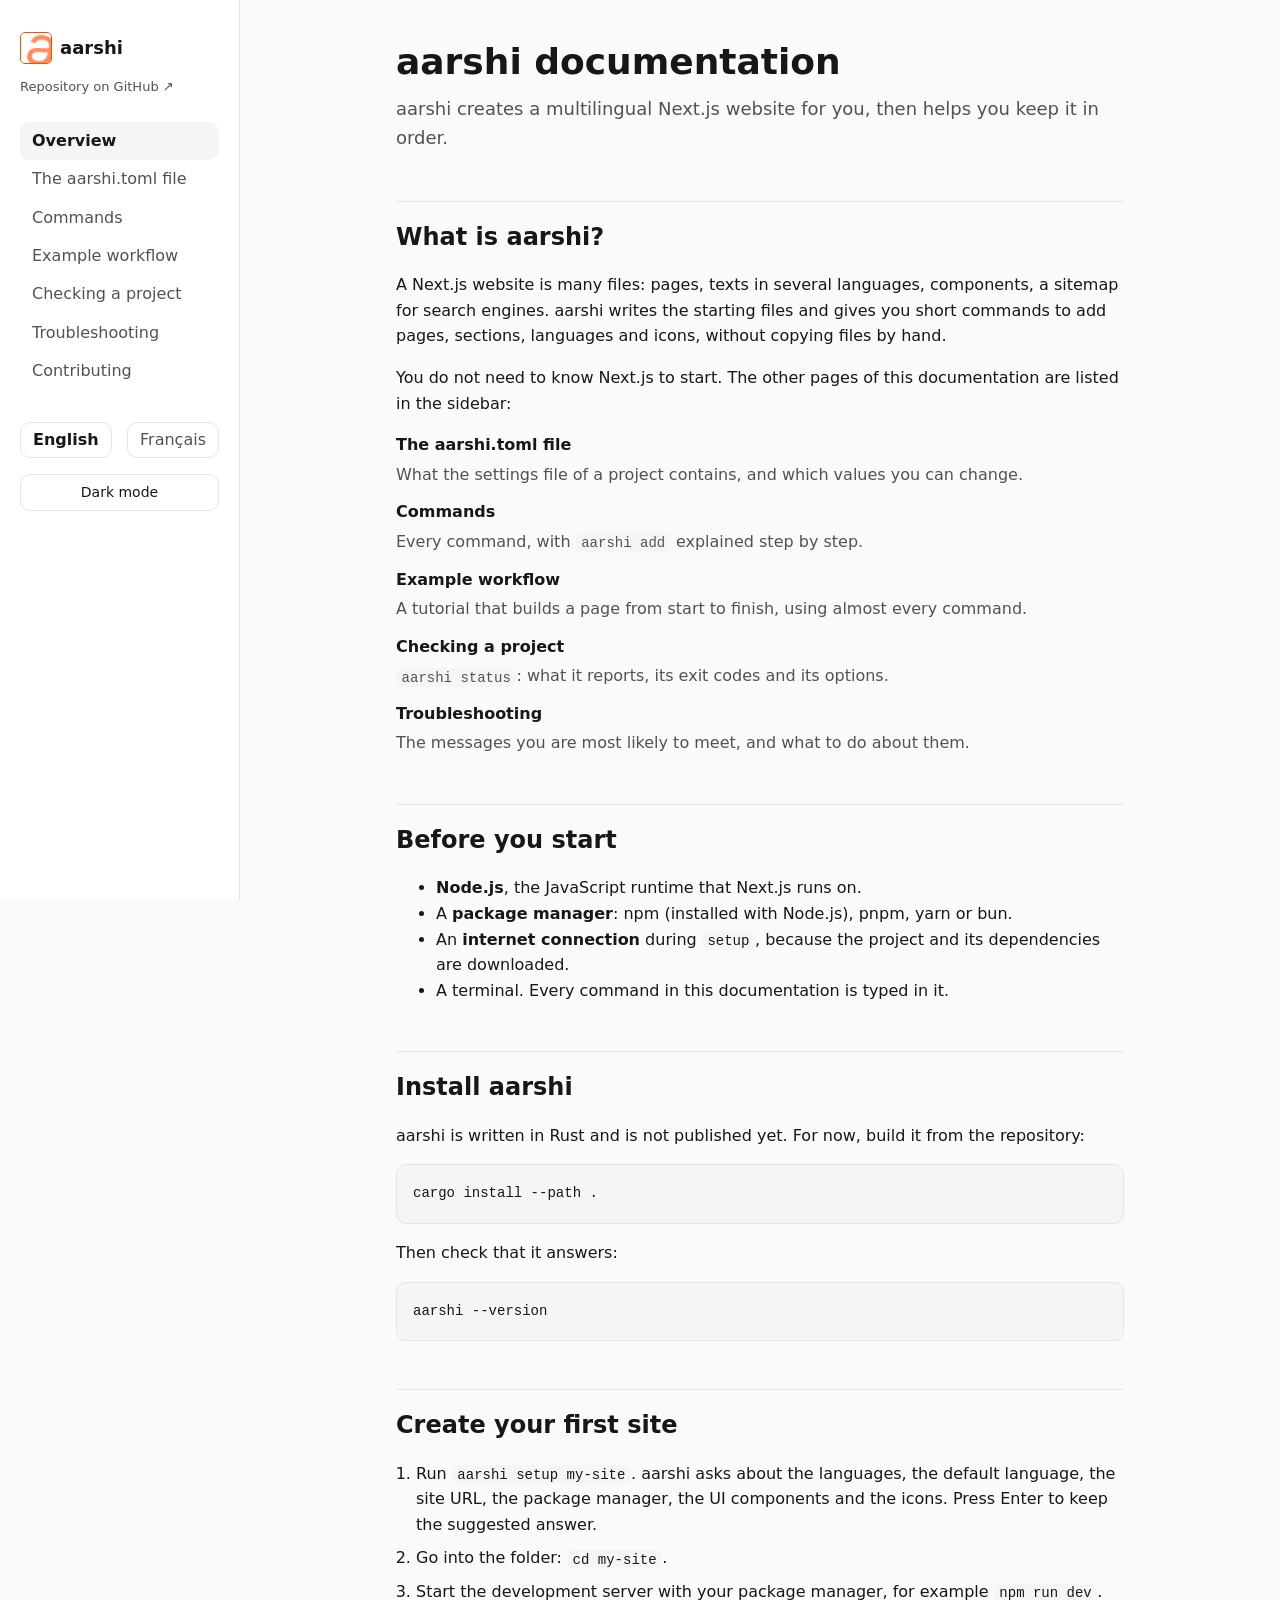
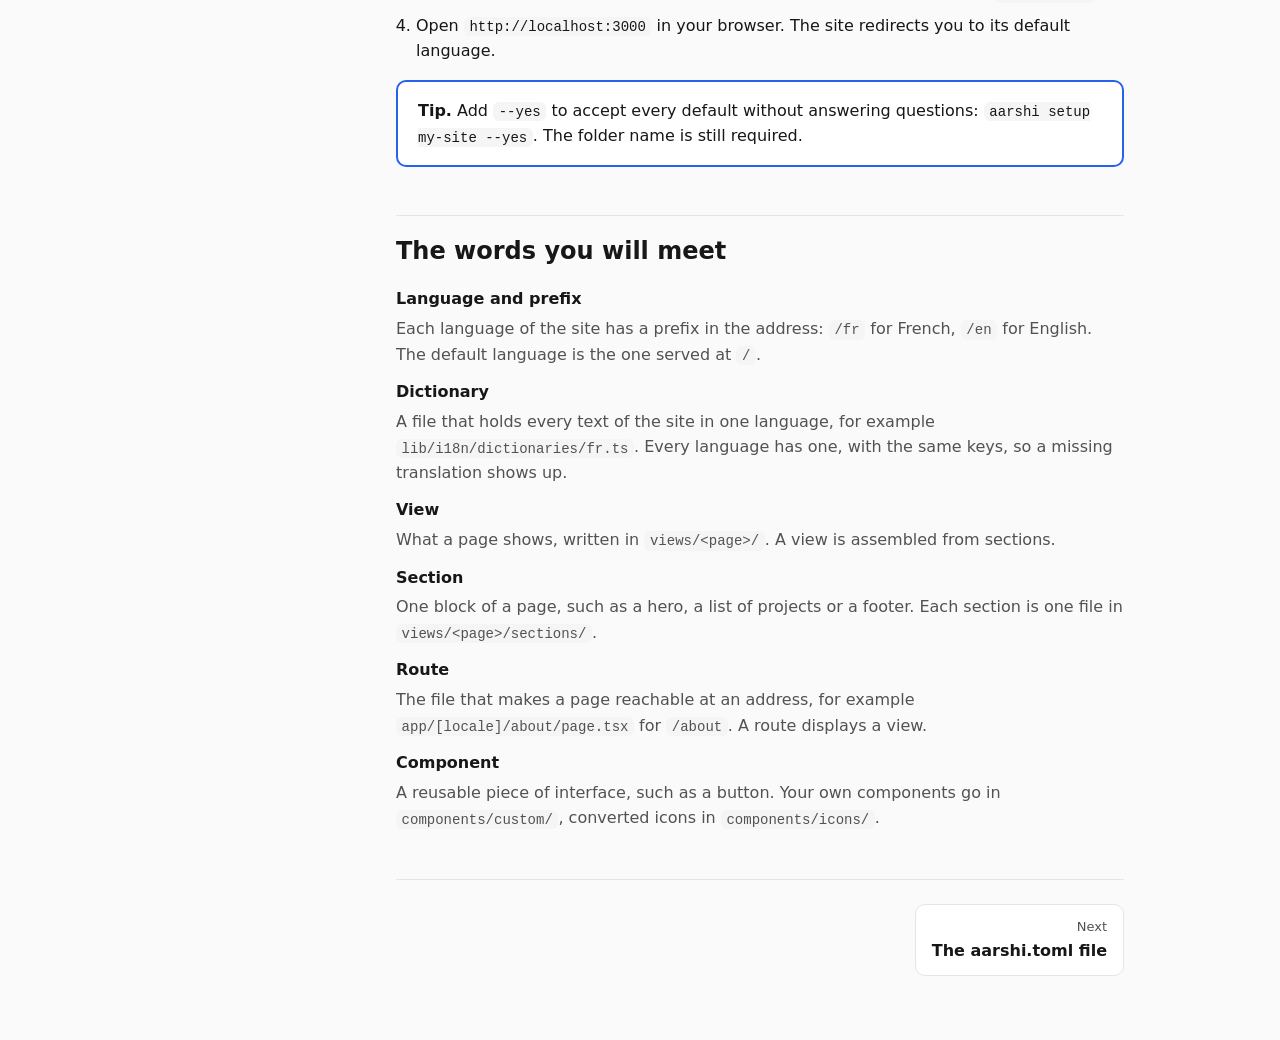
<file: index.html>
<!doctype html>
<html lang="en">
  <head>
    <meta charset="utf-8" />
    <meta name="viewport" content="width=device-width, initial-scale=1" />
    <title>aarshi documentation</title>

    <link rel="icon" href="/favicon.ico" sizes="any" />
    <link rel="icon" href="/icon.png" type="image/png" sizes="256x256" />
    <link rel="apple-touch-icon" href="/apple-icon.png" sizes="256x256" />

    <meta property="og:type" content="website" />
    <meta property="og:url" content="https://aarshi.aaimeraud.me/" />
    <meta property="og:title" content="aarshi docs" />
    <meta
      property="og:description"
      content="The documentation of aarshi. A command-line tool that creates a Next.js project with internationalization (i18n) built in, and lets you add new pages and languages with a single command."
    />
    <meta
      property="og:image"
      content="opengraph-image.png"
    />
    <meta property="og:image:type" content="image/png" />
    <meta property="og:image:width" content="1200" />
    <meta property="og:image:height" content="630" />
    <meta
      property="og:image:alt"
      content="Une image à fond bleu avec du texte décrivant le projet."
    />

    <meta name="twitter:card" content="summary_large_image" />
    <meta name="twitter:title" content="aarshi docs" />
    <meta
      name="twitter:description"
      content="The documentation of aarshi. A command-line tool that creates a Next.js project with internationalization (i18n) built in, and lets you add new pages and languages with a single command."
    />
    <meta
      name="twitter:image"
      content="twitter-image.png"
    />
    <meta name="twitter:image:type" content="image/png" />
    <meta name="twitter:image:width" content="1200" />
    <meta name="twitter:image:height" content="630" />
    <meta
      name="twitter:image:alt"
      content="Une image à fond bleu avec du texte décrivant le projet."
    />

    <link rel="icon" type="image/png" href="icon.png" />
    <script>
      (function () {
        var language = (navigator.language || "en").toLowerCase();
        location.replace(language.indexOf("fr") === 0 ? "fr/" : "en/");
      })();
    </script>
  </head>
  <body>
    <p>
      aarshi documentation: <a href="en/">English</a> ·
      <a href="fr/">Français</a>
    </p>
  </body>
</html>
</file>
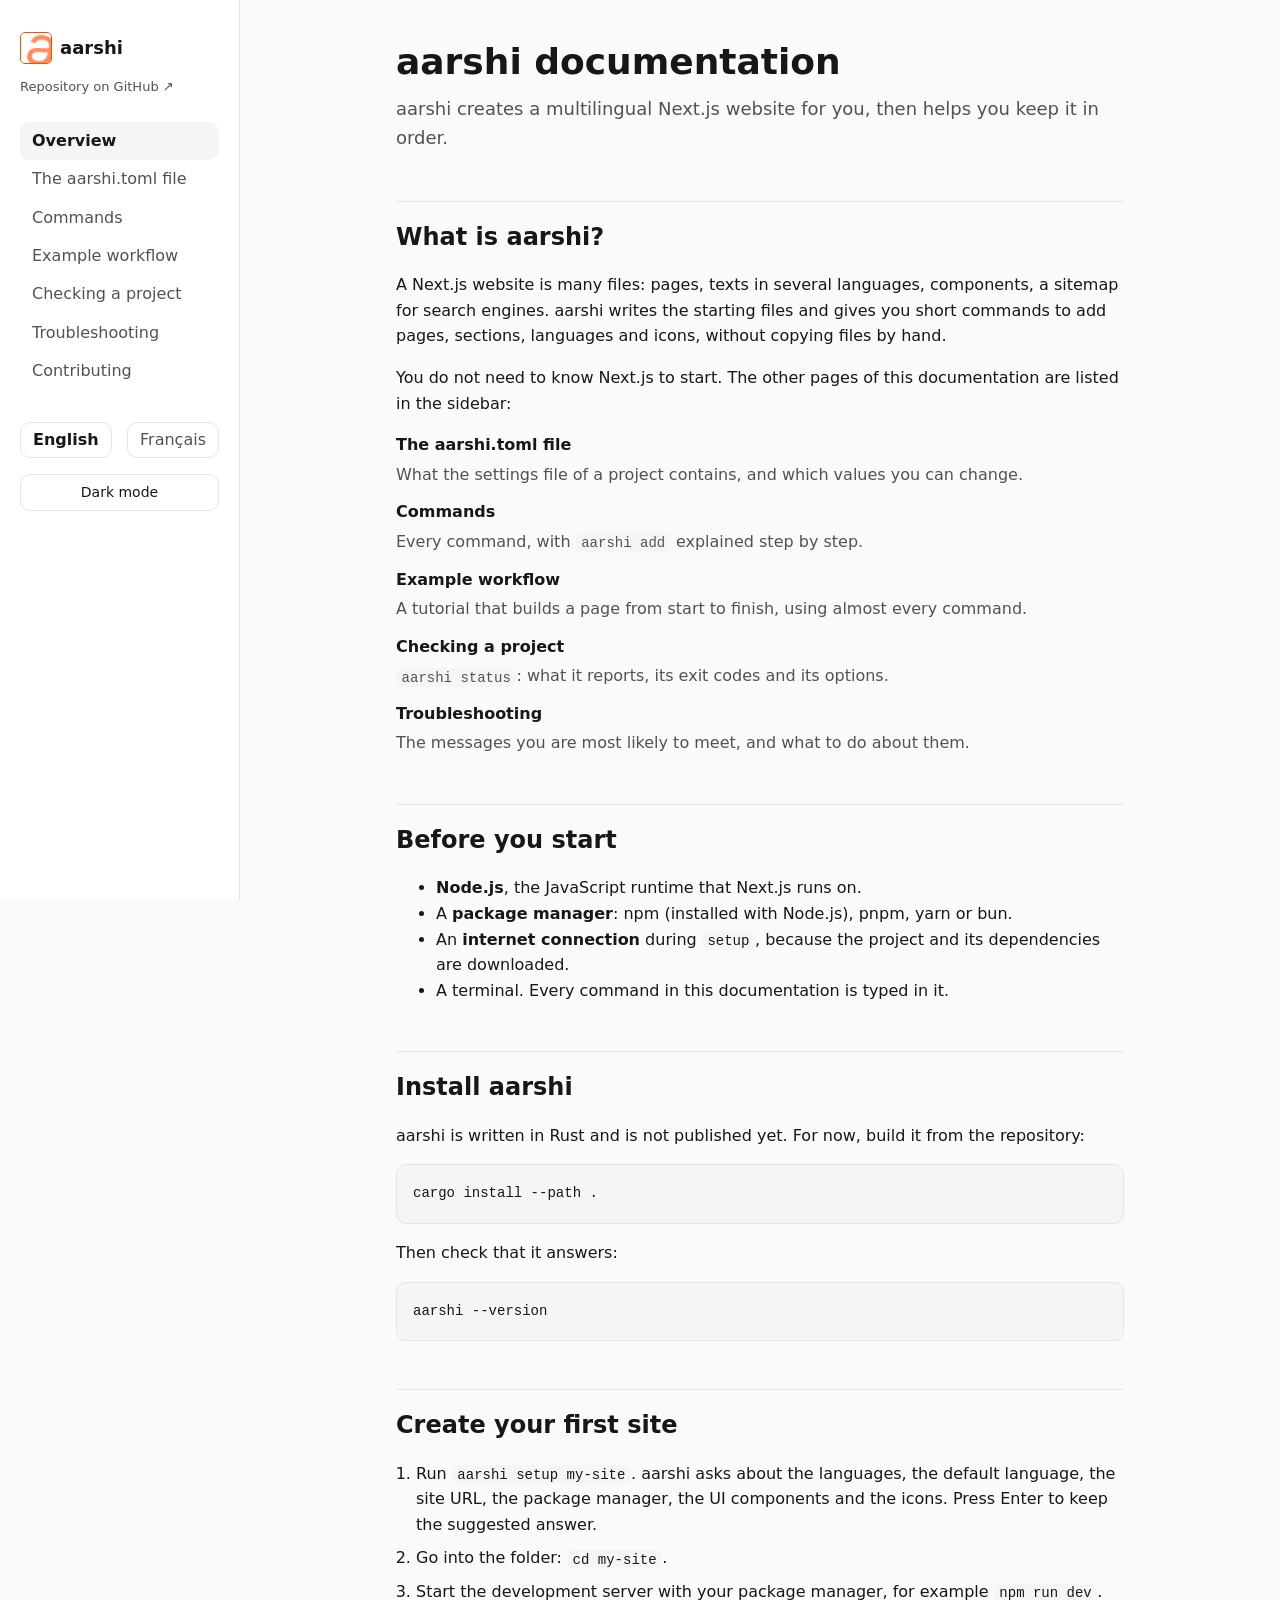
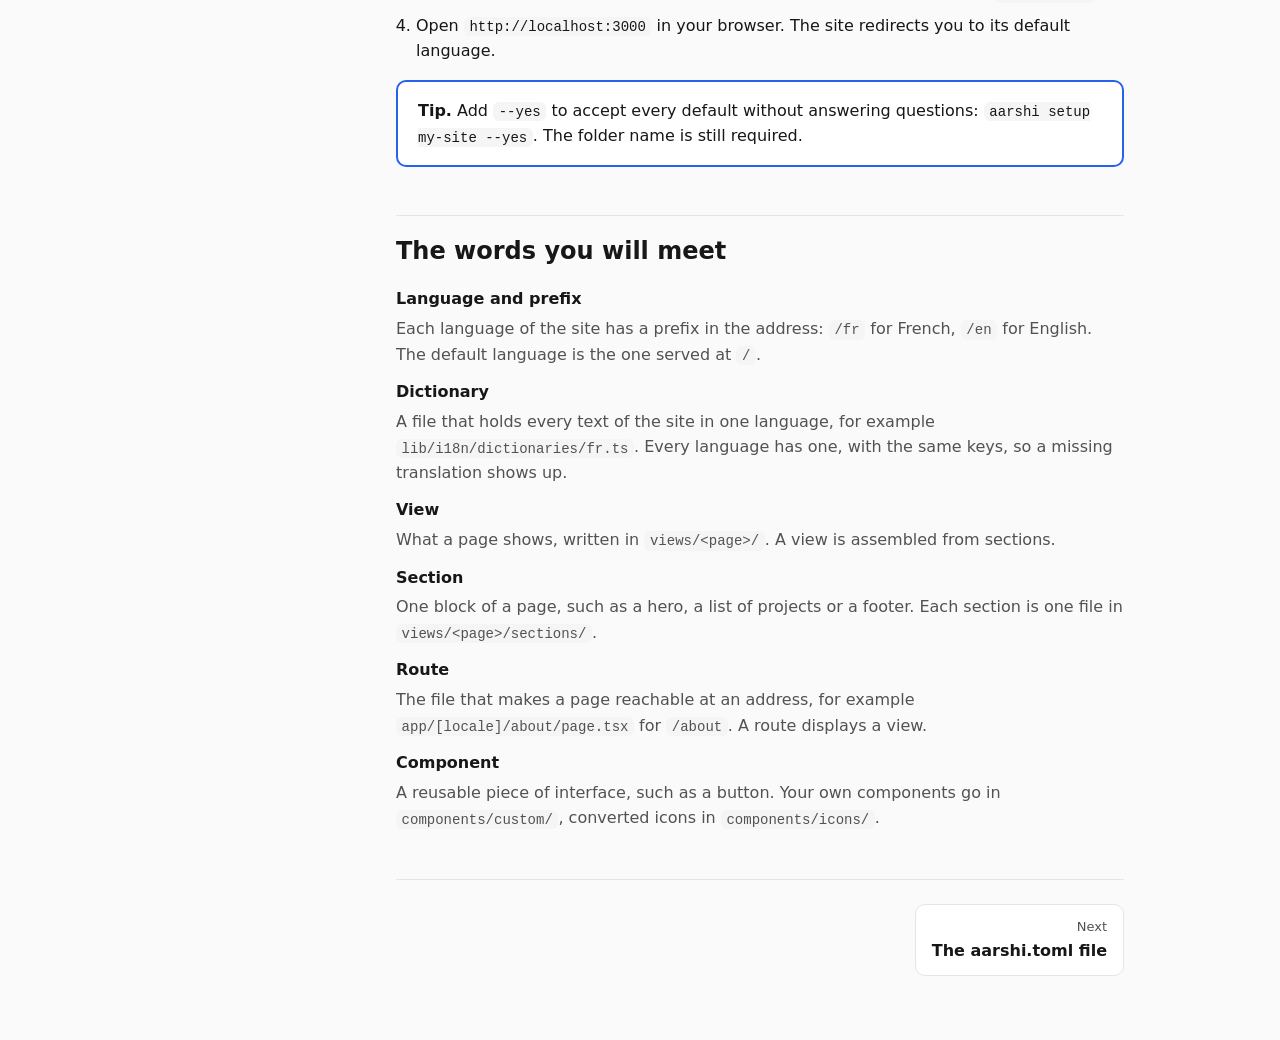
<file: en/index.html>
<!doctype html>
<html lang="en">
<head>
  <meta charset="utf-8">
  <meta name="viewport" content="width=device-width, initial-scale=1">
  <title>Overview · aarshi</title>
  <link rel="stylesheet" href="../style.css">
 

<link rel="icon" href="../favicon.ico" sizes="any" />
    <link rel="icon" href="../icon.png" type="image/png" sizes="256x256" />
    <link rel="apple-touch-icon" href="../apple-icon.png" sizes="256x256" />

    <meta property="og:type" content="website" />
    <meta property="og:url" content="https://aarshi.aaimeraud.me/" />
    <meta property="og:title" content="aarshi docs" />
    <meta
      property="og:description"
      content="The documentation of aarshi. A command-line tool that creates a Next.js project with internationalization (i18n) built in, and lets you add new pages and languages with a single command."
    />
    <meta
      property="og:image"
      content="../opengraph-image.png"
    />
    <meta property="og:image:type" content="image/png" />
    <meta property="og:image:width" content="1200" />
    <meta property="og:image:height" content="630" />
    <meta
      property="og:image:alt"
      content="Une image à fond bleu avec du texte décrivant le projet."
    />

    <meta name="twitter:card" content="summary_large_image" />
    <meta name="twitter:title" content="aarshi docs" />
    <meta
      name="twitter:description"
      content="The documentation of aarshi. A command-line tool that creates a Next.js project with internationalization (i18n) built in, and lets you add new pages and languages with a single command."
    />
    <meta
      name="twitter:image"
      content="../twitter-image.png"
    />
    <meta name="twitter:image:type" content="image/png" />
    <meta name="twitter:image:width" content="1200" />
    <meta name="twitter:image:height" content="630" />
    <meta
      name="twitter:image:alt"
      content="Une image à fond bleu avec du texte décrivant le projet."
    />

    <link rel="icon" type="image/png" href="../icon.png" />
  <script>
    (function () {
      document.documentElement.classList.add("js");
      var saved = localStorage.getItem("aarshi-theme");
      if (saved) document.documentElement.dataset.theme = saved;
    })();
  </script>
</head>
<body>
<header class="topbar">
  <a class="topbar-brand" href="index.html"><img src="../icon.png" alt="" width="32" height="32">aarshi</a>
  <button type="button" class="menu-toggle" id="menu-toggle" aria-expanded="false" aria-controls="sidebar" aria-label="Open menu"><span class="menu-icon" aria-hidden="true"><span></span><span></span><span></span></span></button>
</header>
<div class="scrim" id="scrim" hidden></div>
<div class="shell">
  <aside class="side" id="sidebar">
    <div class="brand">
      <a href="https://github.com/aaimeraud/aarshi" target="_blank" rel="noopener" title="Repository on GitHub"><img src="../icon.png" alt="" width="32" height="32">aarshi</a>
      <a class="repo" href="https://github.com/aaimeraud/aarshi" target="_blank" rel="noopener">Repository on GitHub ↗</a>
    </div>
    <nav aria-label="Documentation">
      <ul>
        <li><a href="index.html" aria-current="page">Overview</a></li>
        <li><a href="config.html">The aarshi.toml file</a></li>
        <li><a href="commands.html">Commands</a></li>
        <li><a href="workflow.html">Example workflow</a></li>
        <li><a href="status.html">Checking a project</a></li>
        <li><a href="troubleshooting.html">Troubleshooting</a></li>
        <li><a href="contributing.html">Contributing</a></li>
      </ul>
    </nav>
    <nav class="lang" aria-label="Language">
      <a href="../en/index.html" hreflang="en" aria-current="true">English</a>
      <a href="../fr/index.html" hreflang="fr" aria-current="false">Français</a>
    </nav>
    <button type="button" class="theme" id="theme" data-dark="Dark mode" data-light="Light mode">Dark mode</button>
  </aside>
  <main>
<h1>aarshi documentation</h1>
<p class="lead">aarshi creates a multilingual Next.js website for you, then helps you keep it in order.</p>

<h2>What is aarshi?</h2>
<p>A Next.js website is many files: pages, texts in several languages, components, a sitemap for search engines. aarshi writes the starting files and gives you short commands to add pages, sections, languages and icons, without copying files by hand.</p>
<p>You do not need to know Next.js to start. The other pages of this documentation are listed in the sidebar:</p>
<dl>
  <dt>The aarshi.toml file</dt>
  <dd>What the settings file of a project contains, and which values you can change.</dd>
  <dt>Commands</dt>
  <dd>Every command, with <code>aarshi add</code> explained step by step.</dd>
  <dt>Example workflow</dt>
  <dd>A tutorial that builds a page from start to finish, using almost every command.</dd>
  <dt>Checking a project</dt>
  <dd><code>aarshi status</code>: what it reports, its exit codes and its options.</dd>
  <dt>Troubleshooting</dt>
  <dd>The messages you are most likely to meet, and what to do about them.</dd>
</dl>

<h2>Before you start</h2>
<ul>
  <li><strong>Node.js</strong>, the JavaScript runtime that Next.js runs on.</li>
  <li>A <strong>package manager</strong>: npm (installed with Node.js), pnpm, yarn or bun.</li>
  <li>An <strong>internet connection</strong> during <code>setup</code>, because the project and its dependencies are downloaded.</li>
  <li>A terminal. Every command in this documentation is typed in it.</li>
</ul>

<h2>Install aarshi</h2>
<p>aarshi is written in Rust and is not published yet. For now, build it from the repository:</p>
<pre><code>cargo install --path .</code></pre>
<p>Then check that it answers:</p>
<pre><code>aarshi --version</code></pre>

<h2>Create your first site</h2>
<ol class="steps">
  <li>Run <code>aarshi setup my-site</code>. aarshi asks about the languages, the default language, the site URL, the package manager, the UI components and the icons. Press Enter to keep the suggested answer.</li>
  <li>Go into the folder: <code>cd my-site</code>.</li>
  <li>Start the development server with your package manager, for example <code>npm run dev</code>.</li>
  <li>Open <code>http://localhost:3000</code> in your browser. The site redirects you to its default language.</li>
</ol>
<div class="card tip">
  <strong>Tip.</strong> Add <code>--yes</code> to accept every default without answering questions: <code>aarshi setup my-site --yes</code>. The folder name is still required.
</div>

<h2>The words you will meet</h2>
<dl>
  <dt>Language and prefix</dt>
  <dd>Each language of the site has a prefix in the address: <code>/fr</code> for French, <code>/en</code> for English. The default language is the one served at <code>/</code>.</dd>
  <dt>Dictionary</dt>
  <dd>A file that holds every text of the site in one language, for example <code>lib/i18n/dictionaries/fr.ts</code>. Every language has one, with the same keys, so a missing translation shows up.</dd>
  <dt>View</dt>
  <dd>What a page shows, written in <code>views/&lt;page&gt;/</code>. A view is assembled from sections.</dd>
  <dt>Section</dt>
  <dd>One block of a page, such as a hero, a list of projects or a footer. Each section is one file in <code>views/&lt;page&gt;/sections/</code>.</dd>
  <dt>Route</dt>
  <dd>The file that makes a page reachable at an address, for example <code>app/[locale]/about/page.tsx</code> for <code>/about</code>. A route displays a view.</dd>
  <dt>Component</dt>
  <dd>A reusable piece of interface, such as a button. Your own components go in <code>components/custom/</code>, converted icons in <code>components/icons/</code>.</dd>
</dl>

    <nav class="pager" aria-label="Page navigation"><a class="next" href="config.html"><span>Next</span>The aarshi.toml file</a></nav>
  </main>
</div>
<script src="../site.js"></script>
</body>
</html>
</file>
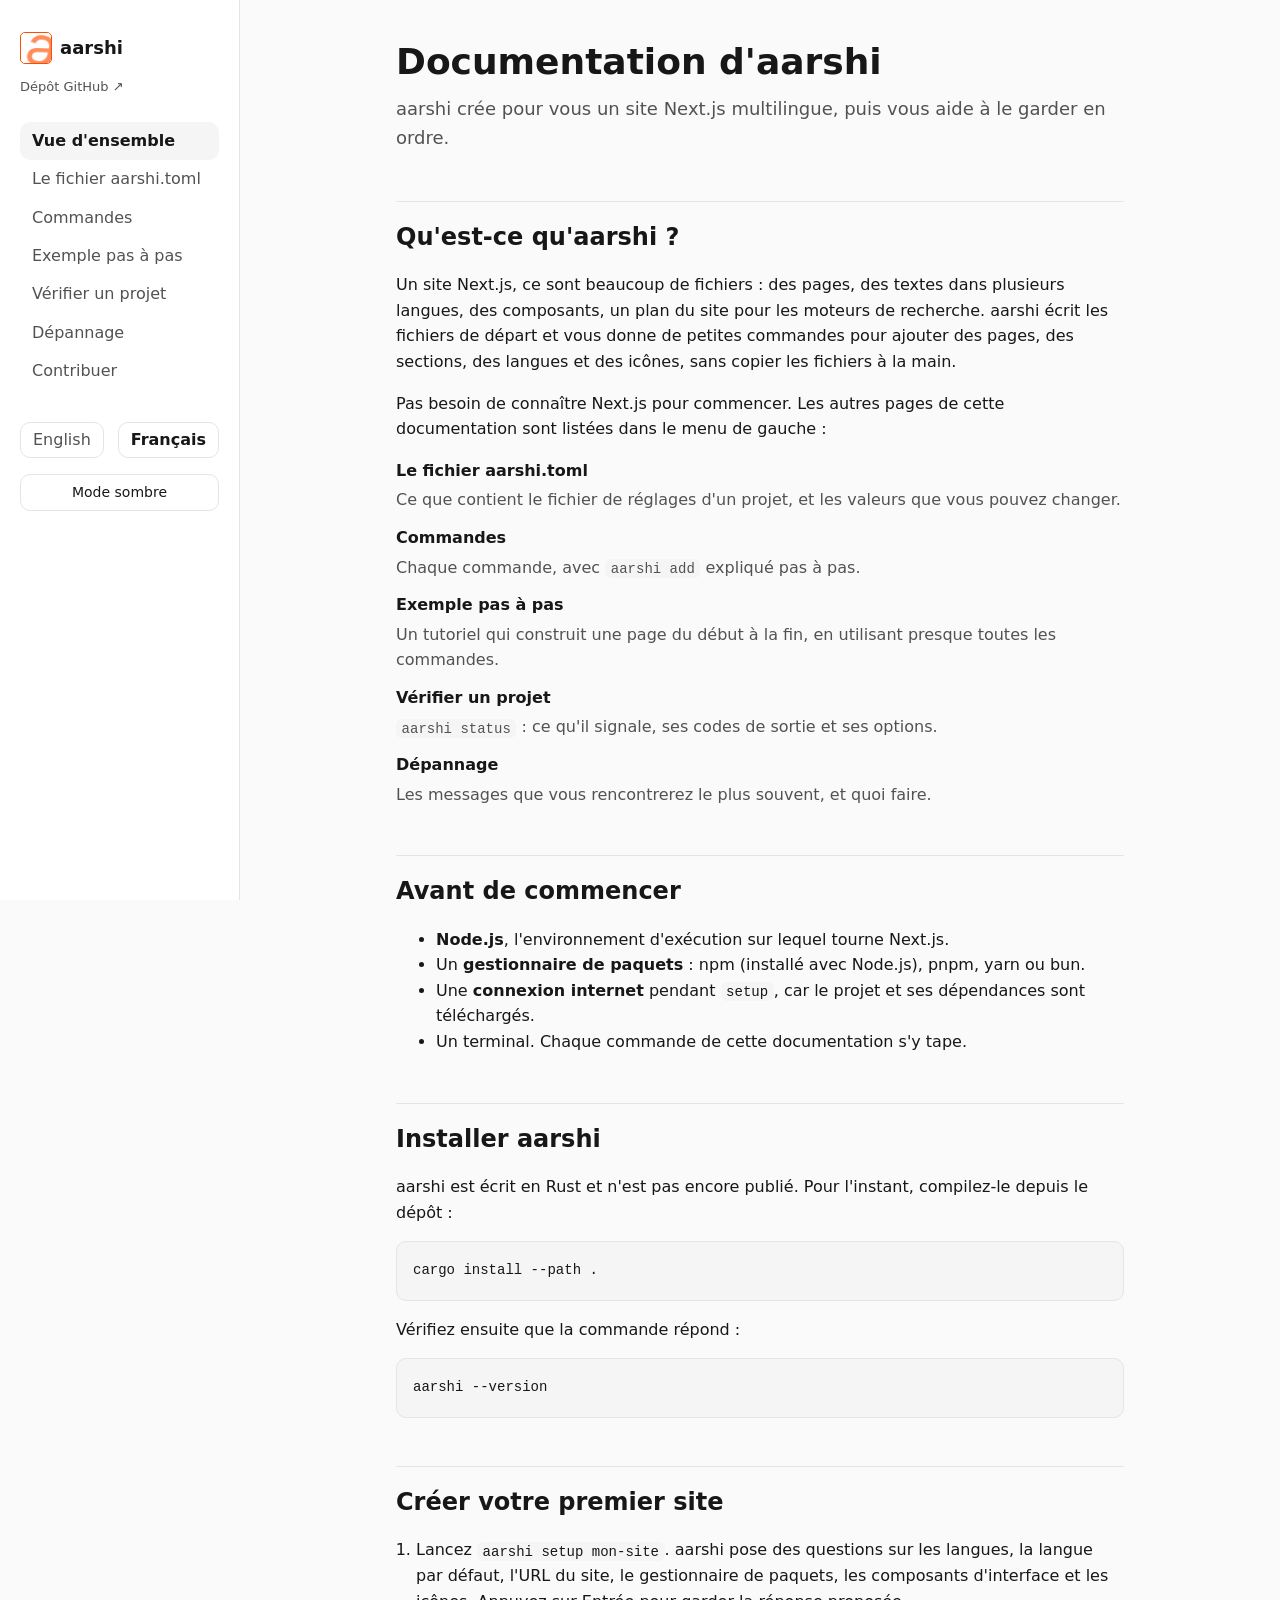
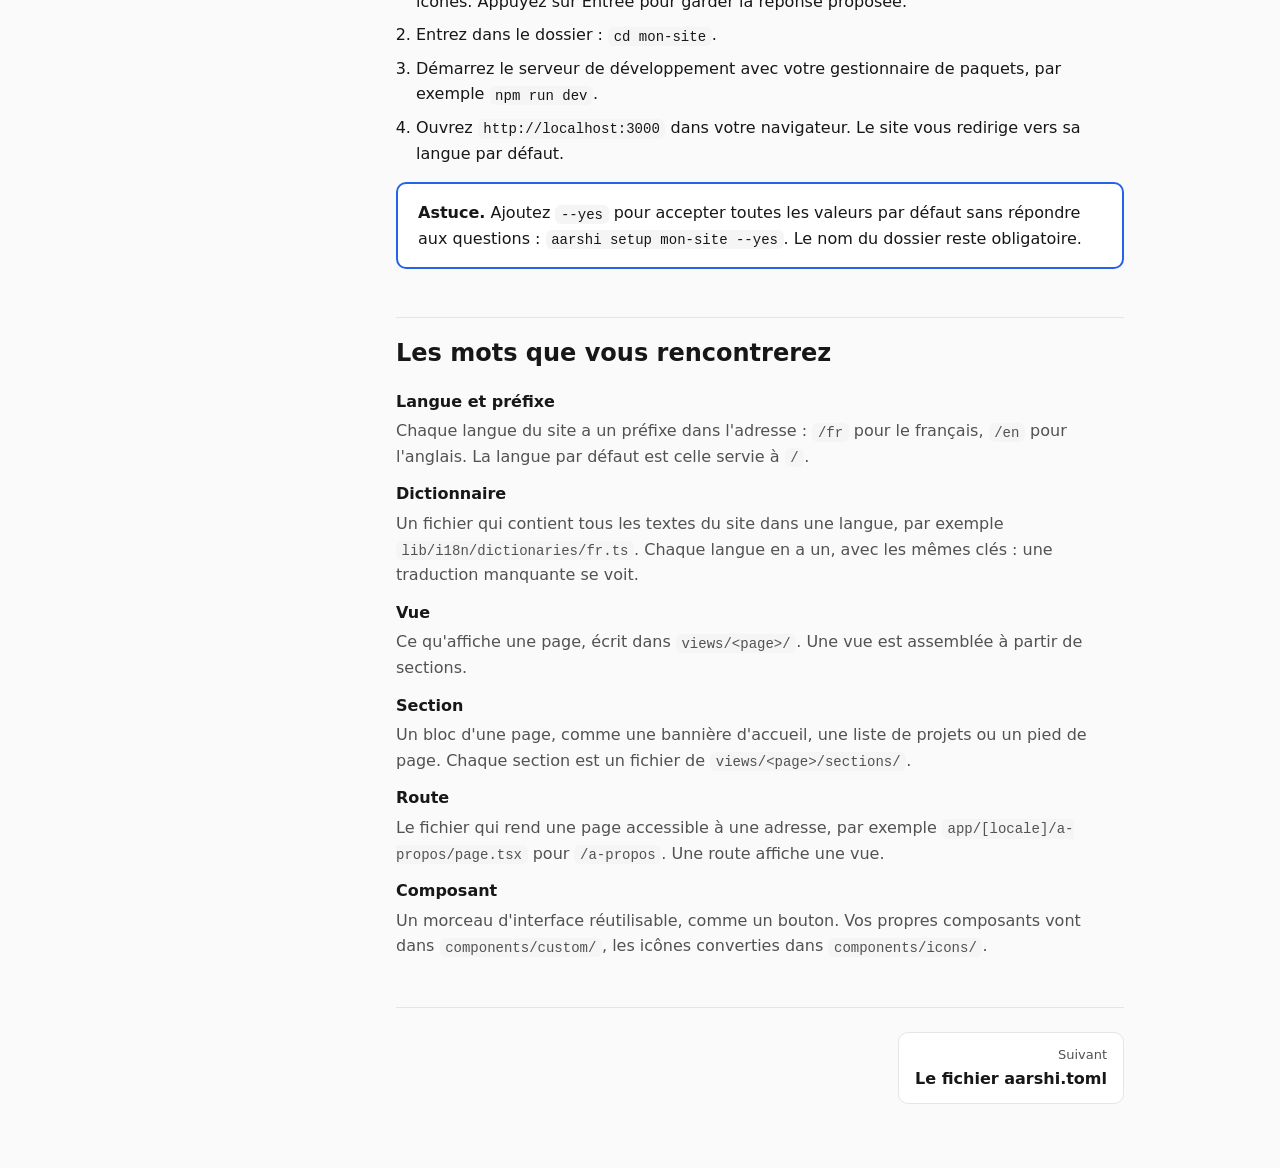
<file: fr/index.html>
<!doctype html>
<html lang="fr">
<head>
  <meta charset="utf-8">
  <meta name="viewport" content="width=device-width, initial-scale=1">
  <title>Vue d'ensemble · aarshi</title>
  <link rel="stylesheet" href="../style.css">


<link rel="icon" href="../favicon.ico" sizes="any" />
    <link rel="icon" href="../icon.png" type="image/png" sizes="256x256" />
    <link rel="apple-touch-icon" href="../apple-icon.png" sizes="256x256" />

    <meta property="og:type" content="website" />
    <meta property="og:url" content="https://aarshi.aaimeraud.me/" />
    <meta property="og:title" content="aarshi docs" />
    <meta
      property="og:description"
      content="The documentation of aarshi. A command-line tool that creates a Next.js project with internationalization (i18n) built in, and lets you add new pages and languages with a single command."
    />
    <meta
      property="og:image"
      content="../opengraph-image.png"
    />
    <meta property="og:image:type" content="image/png" />
    <meta property="og:image:width" content="1200" />
    <meta property="og:image:height" content="630" />
    <meta
      property="og:image:alt"
      content="Une image à fond bleu avec du texte décrivant le projet."
    />

    <meta name="twitter:card" content="summary_large_image" />
    <meta name="twitter:title" content="aarshi docs" />
    <meta
      name="twitter:description"
      content="The documentation of aarshi. A command-line tool that creates a Next.js project with internationalization (i18n) built in, and lets you add new pages and languages with a single command."
    />
    <meta
      name="twitter:image"
      content="../twitter-image.png"
    />
    <meta name="twitter:image:type" content="image/png" />
    <meta name="twitter:image:width" content="1200" />
    <meta name="twitter:image:height" content="630" />
    <meta
      name="twitter:image:alt"
      content="Une image à fond bleu avec du texte décrivant le projet."
    />

    <link rel="icon" type="image/png" href="../icon.png" />
  <script>
    (function () {
      document.documentElement.classList.add("js");
      var saved = localStorage.getItem("aarshi-theme");
      if (saved) document.documentElement.dataset.theme = saved;
    })();
  </script>
</head>
<body>
<header class="topbar">
  <a class="topbar-brand" href="index.html"><img src="../icon.png" alt="" width="32" height="32">aarshi</a>
  <button type="button" class="menu-toggle" id="menu-toggle" aria-expanded="false" aria-controls="sidebar" aria-label="Ouvrir le menu"><span class="menu-icon" aria-hidden="true"><span></span><span></span><span></span></span></button>
</header>
<div class="scrim" id="scrim" hidden></div>
<div class="shell">
  <aside class="side" id="sidebar">
    <div class="brand">
      <a href="https://github.com/aaimeraud/aarshi" target="_blank" rel="noopener" title="Dépôt GitHub"><img src="../icon.png" alt="" width="32" height="32">aarshi</a>
      <a class="repo" href="https://github.com/aaimeraud/aarshi" target="_blank" rel="noopener">Dépôt GitHub ↗</a>
    </div>
    <nav aria-label="Documentation">
      <ul>
        <li><a href="index.html" aria-current="page">Vue d'ensemble</a></li>
        <li><a href="config.html">Le fichier aarshi.toml</a></li>
        <li><a href="commands.html">Commandes</a></li>
        <li><a href="workflow.html">Exemple pas à pas</a></li>
        <li><a href="status.html">Vérifier un projet</a></li>
        <li><a href="troubleshooting.html">Dépannage</a></li>
        <li><a href="contributing.html">Contribuer</a></li>
      </ul>
    </nav>
    <nav class="lang" aria-label="Langue">
      <a href="../en/index.html" hreflang="en" aria-current="false">English</a>
      <a href="../fr/index.html" hreflang="fr" aria-current="true">Français</a>
    </nav>
    <button type="button" class="theme" id="theme" data-dark="Mode sombre" data-light="Mode clair">Mode sombre</button>
  </aside>
  <main>
<h1>Documentation d'aarshi</h1>
<p class="lead">aarshi crée pour vous un site Next.js multilingue, puis vous aide à le garder en ordre.</p>

<h2>Qu'est-ce qu'aarshi ?</h2>
<p>Un site Next.js, ce sont beaucoup de fichiers : des pages, des textes dans plusieurs langues, des composants, un plan du site pour les moteurs de recherche. aarshi écrit les fichiers de départ et vous donne de petites commandes pour ajouter des pages, des sections, des langues et des icônes, sans copier les fichiers à la main.</p>
<p>Pas besoin de connaître Next.js pour commencer. Les autres pages de cette documentation sont listées dans le menu de gauche :</p>
<dl>
  <dt>Le fichier aarshi.toml</dt>
  <dd>Ce que contient le fichier de réglages d'un projet, et les valeurs que vous pouvez changer.</dd>
  <dt>Commandes</dt>
  <dd>Chaque commande, avec <code>aarshi add</code> expliqué pas à pas.</dd>
  <dt>Exemple pas à pas</dt>
  <dd>Un tutoriel qui construit une page du début à la fin, en utilisant presque toutes les commandes.</dd>
  <dt>Vérifier un projet</dt>
  <dd><code>aarshi status</code> : ce qu'il signale, ses codes de sortie et ses options.</dd>
  <dt>Dépannage</dt>
  <dd>Les messages que vous rencontrerez le plus souvent, et quoi faire.</dd>
</dl>

<h2>Avant de commencer</h2>
<ul>
  <li><strong>Node.js</strong>, l'environnement d'exécution sur lequel tourne Next.js.</li>
  <li>Un <strong>gestionnaire de paquets</strong> : npm (installé avec Node.js), pnpm, yarn ou bun.</li>
  <li>Une <strong>connexion internet</strong> pendant <code>setup</code>, car le projet et ses dépendances sont téléchargés.</li>
  <li>Un terminal. Chaque commande de cette documentation s'y tape.</li>
</ul>

<h2>Installer aarshi</h2>
<p>aarshi est écrit en Rust et n'est pas encore publié. Pour l'instant, compilez-le depuis le dépôt :</p>
<pre><code>cargo install --path .</code></pre>
<p>Vérifiez ensuite que la commande répond :</p>
<pre><code>aarshi --version</code></pre>

<h2>Créer votre premier site</h2>
<ol class="steps">
  <li>Lancez <code>aarshi setup mon-site</code>. aarshi pose des questions sur les langues, la langue par défaut, l'URL du site, le gestionnaire de paquets, les composants d'interface et les icônes. Appuyez sur Entrée pour garder la réponse proposée.</li>
  <li>Entrez dans le dossier : <code>cd mon-site</code>.</li>
  <li>Démarrez le serveur de développement avec votre gestionnaire de paquets, par exemple <code>npm run dev</code>.</li>
  <li>Ouvrez <code>http://localhost:3000</code> dans votre navigateur. Le site vous redirige vers sa langue par défaut.</li>
</ol>
<div class="card tip">
  <strong>Astuce.</strong> Ajoutez <code>--yes</code> pour accepter toutes les valeurs par défaut sans répondre aux questions : <code>aarshi setup mon-site --yes</code>. Le nom du dossier reste obligatoire.
</div>

<h2>Les mots que vous rencontrerez</h2>
<dl>
  <dt>Langue et préfixe</dt>
  <dd>Chaque langue du site a un préfixe dans l'adresse : <code>/fr</code> pour le français, <code>/en</code> pour l'anglais. La langue par défaut est celle servie à <code>/</code>.</dd>
  <dt>Dictionnaire</dt>
  <dd>Un fichier qui contient tous les textes du site dans une langue, par exemple <code>lib/i18n/dictionaries/fr.ts</code>. Chaque langue en a un, avec les mêmes clés : une traduction manquante se voit.</dd>
  <dt>Vue</dt>
  <dd>Ce qu'affiche une page, écrit dans <code>views/&lt;page&gt;/</code>. Une vue est assemblée à partir de sections.</dd>
  <dt>Section</dt>
  <dd>Un bloc d'une page, comme une bannière d'accueil, une liste de projets ou un pied de page. Chaque section est un fichier de <code>views/&lt;page&gt;/sections/</code>.</dd>
  <dt>Route</dt>
  <dd>Le fichier qui rend une page accessible à une adresse, par exemple <code>app/[locale]/a-propos/page.tsx</code> pour <code>/a-propos</code>. Une route affiche une vue.</dd>
  <dt>Composant</dt>
  <dd>Un morceau d'interface réutilisable, comme un bouton. Vos propres composants vont dans <code>components/custom/</code>, les icônes converties dans <code>components/icons/</code>.</dd>
</dl>

    <nav class="pager" aria-label="Navigation entre les pages"><a class="next" href="config.html"><span>Suivant</span>Le fichier aarshi.toml</a></nav>
  </main>
</div>
<script src="../site.js"></script>
</body>
</html>
</file>
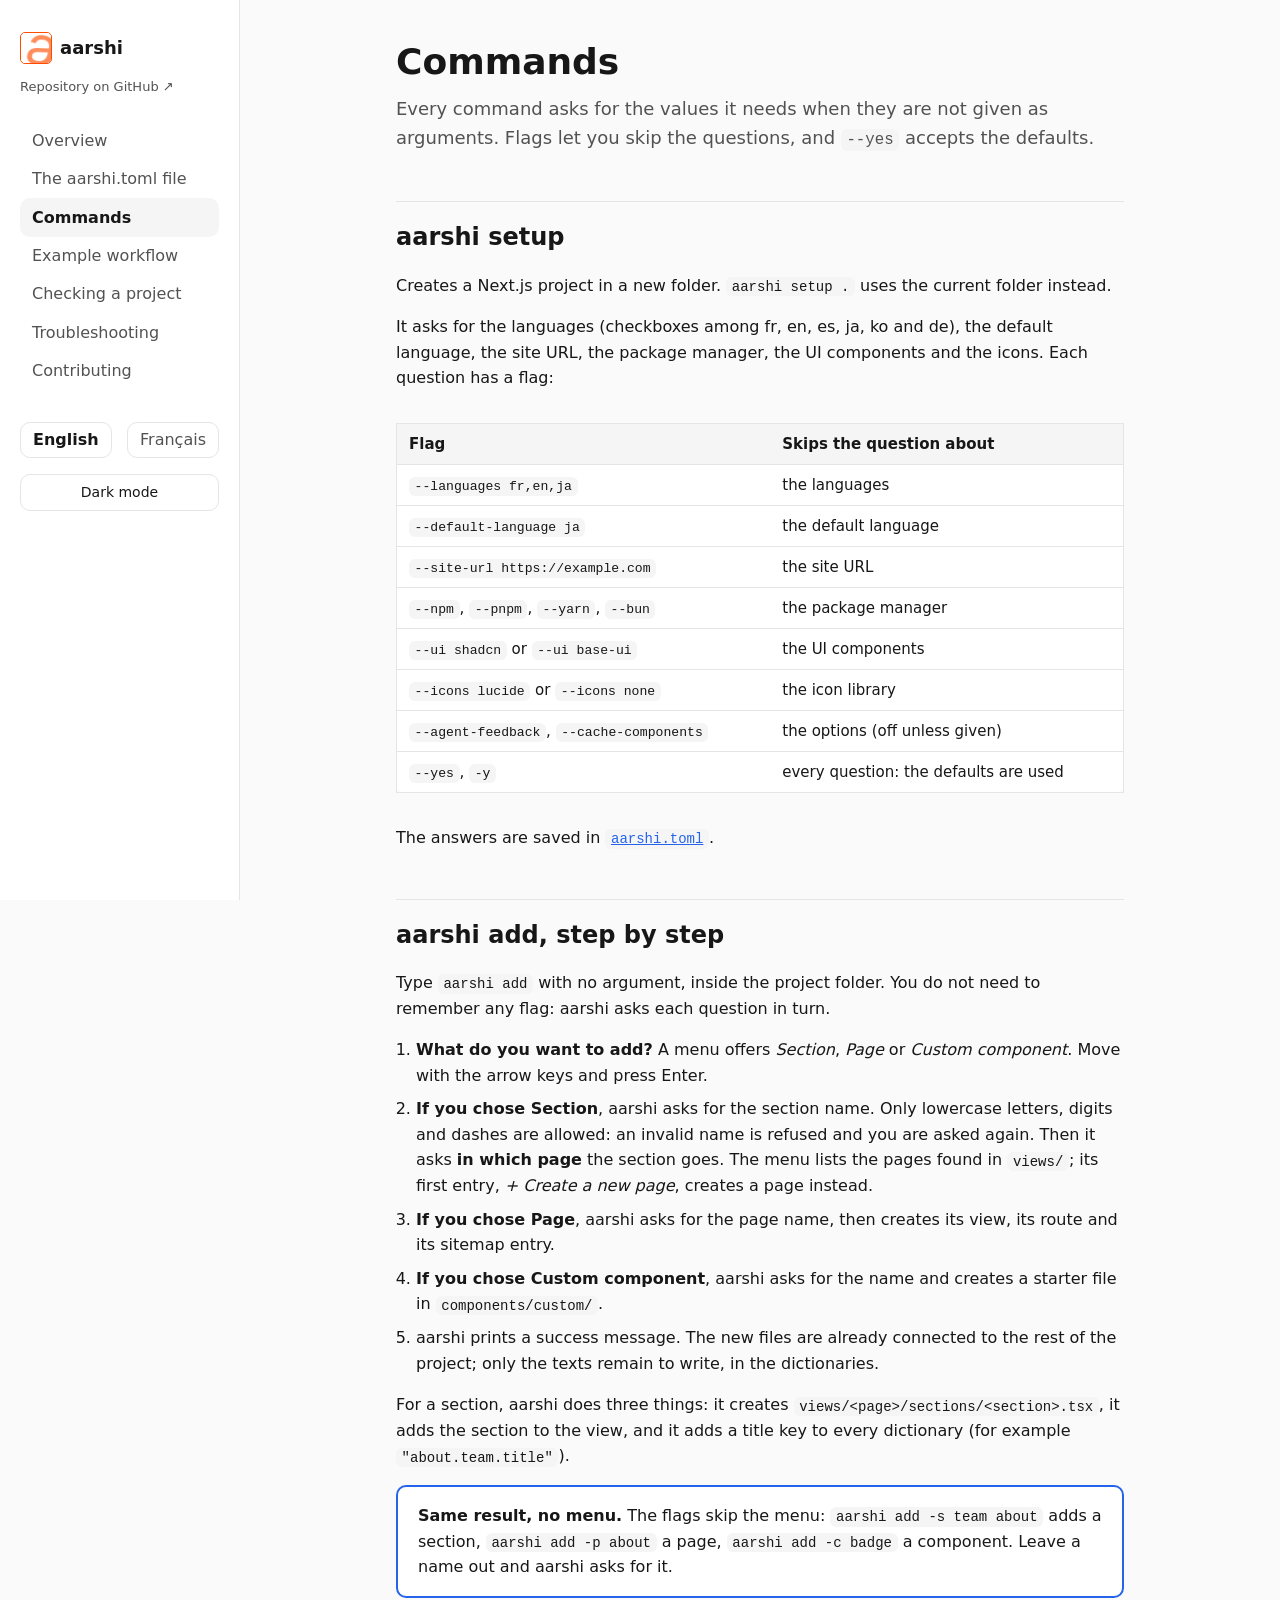
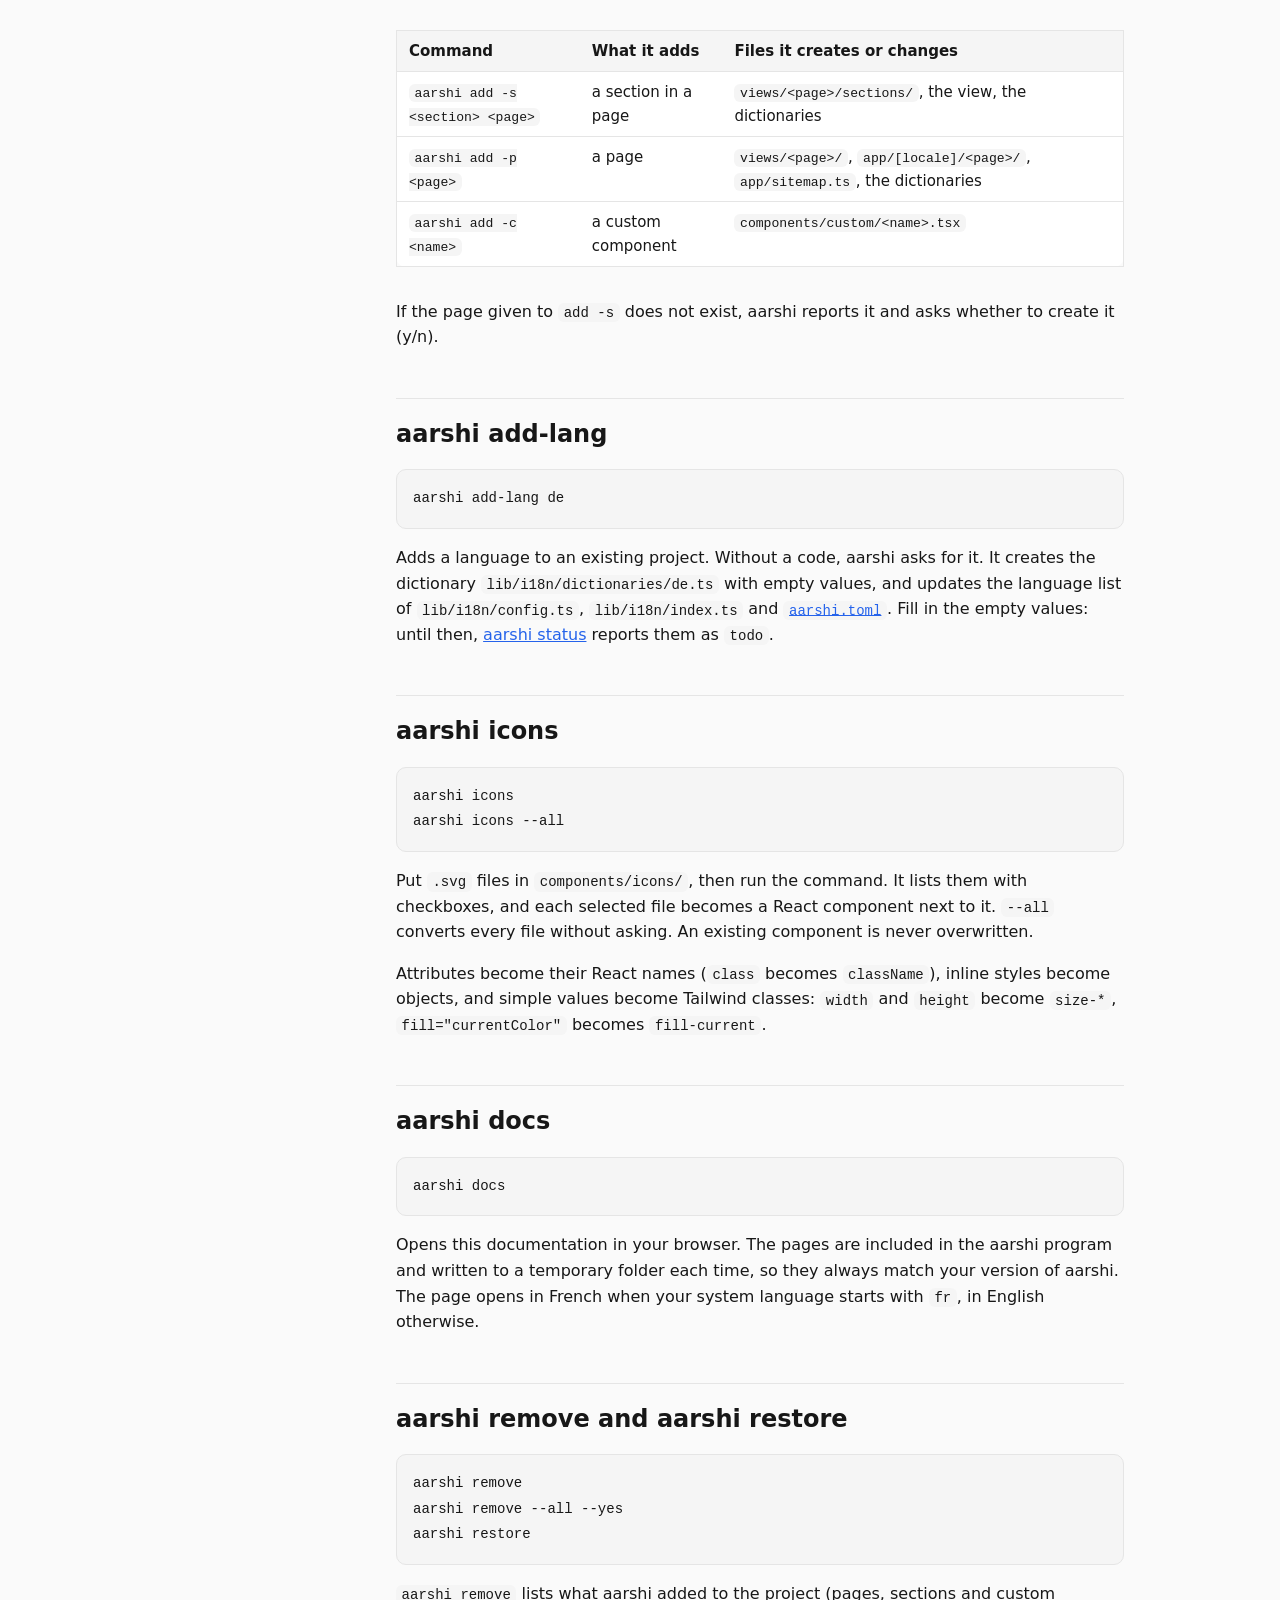
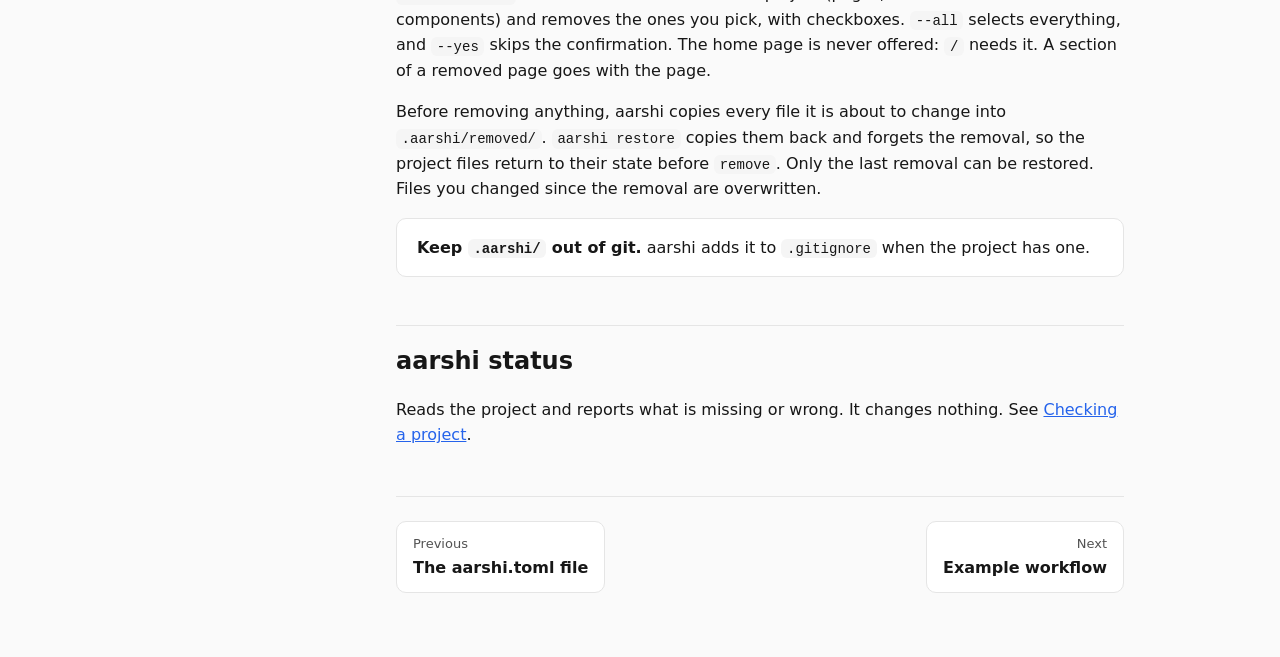
<file: en/commands.html>
<!doctype html>
<html lang="en">
<head>
  <meta charset="utf-8">
  <meta name="viewport" content="width=device-width, initial-scale=1">
  <title>Commands · aarshi</title>
  <link rel="stylesheet" href="../style.css">
  <link rel="icon" type="image/png" href="../icon.png">
  <script>
    (function () {
      document.documentElement.classList.add("js");
      var saved = localStorage.getItem("aarshi-theme");
      if (saved) document.documentElement.dataset.theme = saved;
    })();
  </script>
</head>
<body>
<header class="topbar">
  <a class="topbar-brand" href="index.html"><img src="../icon.png" alt="" width="32" height="32">aarshi</a>
  <button type="button" class="menu-toggle" id="menu-toggle" aria-expanded="false" aria-controls="sidebar" aria-label="Open menu"><span class="menu-icon" aria-hidden="true"><span></span><span></span><span></span></span></button>
</header>
<div class="scrim" id="scrim" hidden></div>
<div class="shell">
  <aside class="side" id="sidebar">
    <div class="brand">
      <a href="https://github.com/aaimeraud/aarshi" target="_blank" rel="noopener" title="Repository on GitHub"><img src="../icon.png" alt="" width="32" height="32">aarshi</a>
      <a class="repo" href="https://github.com/aaimeraud/aarshi" target="_blank" rel="noopener">Repository on GitHub ↗</a>
    </div>
    <nav aria-label="Documentation">
      <ul>
        <li><a href="index.html">Overview</a></li>
        <li><a href="config.html">The aarshi.toml file</a></li>
        <li><a href="commands.html" aria-current="page">Commands</a></li>
        <li><a href="workflow.html">Example workflow</a></li>
        <li><a href="status.html">Checking a project</a></li>
        <li><a href="troubleshooting.html">Troubleshooting</a></li>
        <li><a href="contributing.html">Contributing</a></li>
      </ul>
    </nav>
    <nav class="lang" aria-label="Language">
      <a href="../en/commands.html" hreflang="en" aria-current="true">English</a>
      <a href="../fr/commands.html" hreflang="fr" aria-current="false">Français</a>
    </nav>
    <button type="button" class="theme" id="theme" data-dark="Dark mode" data-light="Light mode">Dark mode</button>
  </aside>
  <main>
<h1>Commands</h1>
<p class="lead">Every command asks for the values it needs when they are not given as arguments. Flags let you skip the questions, and <code>--yes</code> accepts the defaults.</p>

<h2>aarshi setup</h2>
<p>Creates a Next.js project in a new folder. <code>aarshi setup .</code> uses the current folder instead.</p>
<p>It asks for the languages (checkboxes among fr, en, es, ja, ko and de), the default language, the site URL, the package manager, the UI components and the icons. Each question has a flag:</p>
<div class="table-wrap">
<table>
  <thead><tr><th>Flag</th><th>Skips the question about</th></tr></thead>
  <tbody>
    <tr><td><code>--languages fr,en,ja</code></td><td>the languages</td></tr>
    <tr><td><code>--default-language ja</code></td><td>the default language</td></tr>
    <tr><td><code>--site-url https://example.com</code></td><td>the site URL</td></tr>
    <tr><td><code>--npm</code>, <code>--pnpm</code>, <code>--yarn</code>, <code>--bun</code></td><td>the package manager</td></tr>
    <tr><td><code>--ui shadcn</code> or <code>--ui base-ui</code></td><td>the UI components</td></tr>
    <tr><td><code>--icons lucide</code> or <code>--icons none</code></td><td>the icon library</td></tr>
    <tr><td><code>--agent-feedback</code>, <code>--cache-components</code></td><td>the options (off unless given)</td></tr>
    <tr><td><code>--yes</code>, <code>-y</code></td><td>every question: the defaults are used</td></tr>
  </tbody>
</table>
</div>
<p>The answers are saved in <a href="config.html"><code>aarshi.toml</code></a>.</p>

<h2 id="add">aarshi add, step by step</h2>
<p>Type <code>aarshi add</code> with no argument, inside the project folder. You do not need to remember any flag: aarshi asks each question in turn.</p>
<ol class="steps">
  <li><strong>What do you want to add?</strong> A menu offers <em>Section</em>, <em>Page</em> or <em>Custom component</em>. Move with the arrow keys and press Enter.</li>
  <li><strong>If you chose Section</strong>, aarshi asks for the section name. Only lowercase letters, digits and dashes are allowed: an invalid name is refused and you are asked again. Then it asks <strong>in which page</strong> the section goes. The menu lists the pages found in <code>views/</code>; its first entry, <em>+ Create a new page</em>, creates a page instead.</li>
  <li><strong>If you chose Page</strong>, aarshi asks for the page name, then creates its view, its route and its sitemap entry.</li>
  <li><strong>If you chose Custom component</strong>, aarshi asks for the name and creates a starter file in <code>components/custom/</code>.</li>
  <li>aarshi prints a success message. The new files are already connected to the rest of the project; only the texts remain to write, in the dictionaries.</li>
</ol>
<p>For a section, aarshi does three things: it creates <code>views/&lt;page&gt;/sections/&lt;section&gt;.tsx</code>, it adds the section to the view, and it adds a title key to every dictionary (for example <code>"about.team.title"</code>).</p>
<div class="card tip">
  <strong>Same result, no menu.</strong> The flags skip the menu: <code>aarshi add -s team about</code> adds a section, <code>aarshi add -p about</code> a page, <code>aarshi add -c badge</code> a component. Leave a name out and aarshi asks for it.
</div>

<div class="table-wrap">
<table>
  <thead><tr><th>Command</th><th>What it adds</th><th>Files it creates or changes</th></tr></thead>
  <tbody>
    <tr><td><code>aarshi add -s &lt;section&gt; &lt;page&gt;</code></td><td>a section in a page</td><td><code>views/&lt;page&gt;/sections/</code>, the view, the dictionaries</td></tr>
    <tr><td><code>aarshi add -p &lt;page&gt;</code></td><td>a page</td><td><code>views/&lt;page&gt;/</code>, <code>app/[locale]/&lt;page&gt;/</code>, <code>app/sitemap.ts</code>, the dictionaries</td></tr>
    <tr><td><code>aarshi add -c &lt;name&gt;</code></td><td>a custom component</td><td><code>components/custom/&lt;name&gt;.tsx</code></td></tr>
  </tbody>
</table>
</div>
<p>If the page given to <code>add -s</code> does not exist, aarshi reports it and asks whether to create it (y/n).</p>

<h2 id="add-lang">aarshi add-lang</h2>
<pre><code>aarshi add-lang de</code></pre>
<p>Adds a language to an existing project. Without a code, aarshi asks for it. It creates the dictionary <code>lib/i18n/dictionaries/de.ts</code> with empty values, and updates the language list of <code>lib/i18n/config.ts</code>, <code>lib/i18n/index.ts</code> and <a href="config.html"><code>aarshi.toml</code></a>. Fill in the empty values: until then, <a href="status.html">aarshi status</a> reports them as <code>todo</code>.</p>

<h2 id="icons">aarshi icons</h2>
<pre><code>aarshi icons
aarshi icons --all</code></pre>
<p>Put <code>.svg</code> files in <code>components/icons/</code>, then run the command. It lists them with checkboxes, and each selected file becomes a React component next to it. <code>--all</code> converts every file without asking. An existing component is never overwritten.</p>
<p>Attributes become their React names (<code>class</code> becomes <code>className</code>), inline styles become objects, and simple values become Tailwind classes: <code>width</code> and <code>height</code> become <code>size-*</code>, <code>fill="currentColor"</code> becomes <code>fill-current</code>.</p>

<h2 id="docs">aarshi docs</h2>
<pre><code>aarshi docs</code></pre>
<p>Opens this documentation in your browser. The pages are included in the aarshi program and written to a temporary folder each time, so they always match your version of aarshi. The page opens in French when your system language starts with <code>fr</code>, in English otherwise.</p>

<h2 id="remove">aarshi remove and aarshi restore</h2>
<pre><code>aarshi remove
aarshi remove --all --yes
aarshi restore</code></pre>
<p><code>aarshi remove</code> lists what aarshi added to the project (pages, sections and custom components) and removes the ones you pick, with checkboxes. <code>--all</code> selects everything, and <code>--yes</code> skips the confirmation. The home page is never offered: <code>/</code> needs it. A section of a removed page goes with the page.</p>
<p>Before removing anything, aarshi copies every file it is about to change into <code>.aarshi/removed/</code>. <code>aarshi restore</code> copies them back and forgets the removal, so the project files return to their state before <code>remove</code>. Only the last removal can be restored. Files you changed since the removal are overwritten.</p>
<div class="card">
  <strong>Keep <code>.aarshi/</code> out of git.</strong> aarshi adds it to <code>.gitignore</code> when the project has one.
</div>

<h2>aarshi status</h2>
<p>Reads the project and reports what is missing or wrong. It changes nothing. See <a href="status.html">Checking a project</a>.</p>

    <nav class="pager" aria-label="Page navigation"><a class="prev" href="config.html"><span>Previous</span>The aarshi.toml file</a><a class="next" href="workflow.html"><span>Next</span>Example workflow</a></nav>
  </main>
</div>
<script src="../site.js"></script>
</body>
</html>
</file>
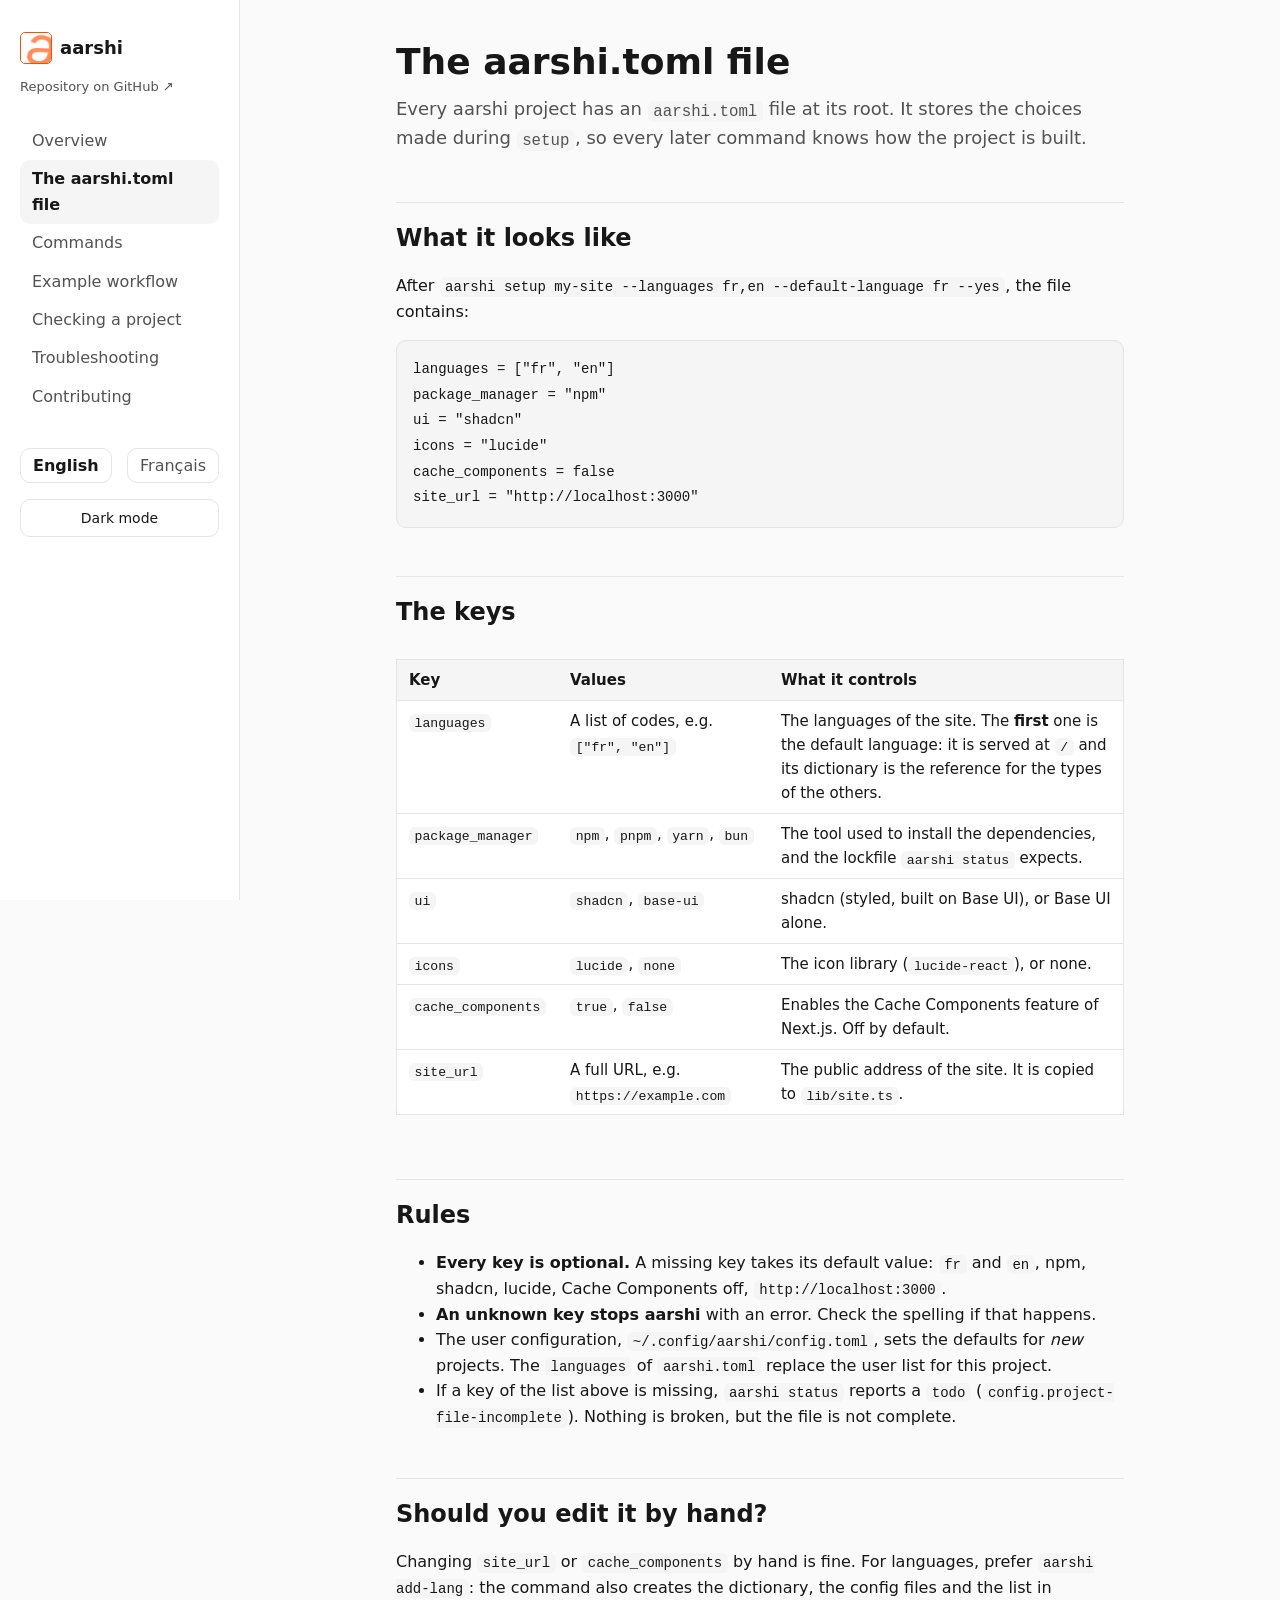
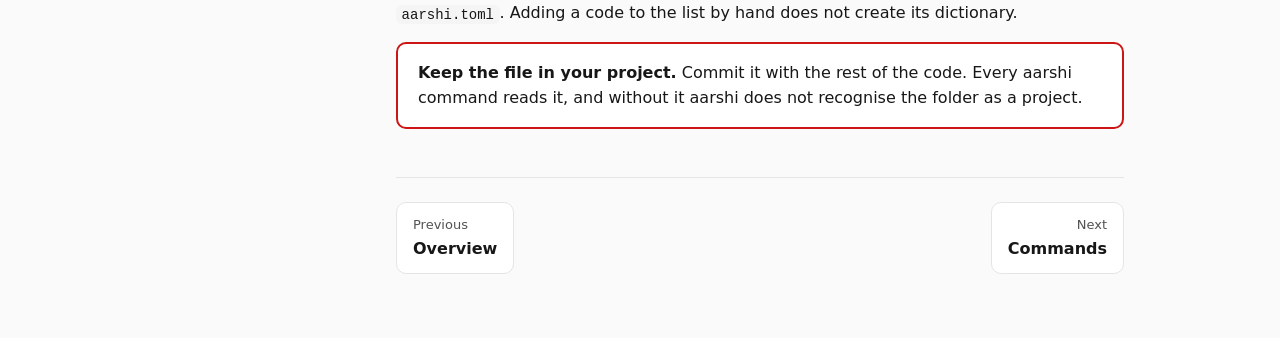
<file: en/config.html>
<!doctype html>
<html lang="en">
<head>
  <meta charset="utf-8">
  <meta name="viewport" content="width=device-width, initial-scale=1">
  <title>The aarshi.toml file · aarshi</title>
  <link rel="stylesheet" href="../style.css">
  <link rel="icon" type="image/png" href="../icon.png">
  <script>
    (function () {
      document.documentElement.classList.add("js");
      var saved = localStorage.getItem("aarshi-theme");
      if (saved) document.documentElement.dataset.theme = saved;
    })();
  </script>
</head>
<body>
<header class="topbar">
  <a class="topbar-brand" href="index.html"><img src="../icon.png" alt="" width="32" height="32">aarshi</a>
  <button type="button" class="menu-toggle" id="menu-toggle" aria-expanded="false" aria-controls="sidebar" aria-label="Open menu"><span class="menu-icon" aria-hidden="true"><span></span><span></span><span></span></span></button>
</header>
<div class="scrim" id="scrim" hidden></div>
<div class="shell">
  <aside class="side" id="sidebar">
    <div class="brand">
      <a href="https://github.com/aaimeraud/aarshi" target="_blank" rel="noopener" title="Repository on GitHub"><img src="../icon.png" alt="" width="32" height="32">aarshi</a>
      <a class="repo" href="https://github.com/aaimeraud/aarshi" target="_blank" rel="noopener">Repository on GitHub ↗</a>
    </div>
    <nav aria-label="Documentation">
      <ul>
        <li><a href="index.html">Overview</a></li>
        <li><a href="config.html" aria-current="page">The aarshi.toml file</a></li>
        <li><a href="commands.html">Commands</a></li>
        <li><a href="workflow.html">Example workflow</a></li>
        <li><a href="status.html">Checking a project</a></li>
        <li><a href="troubleshooting.html">Troubleshooting</a></li>
        <li><a href="contributing.html">Contributing</a></li>
      </ul>
    </nav>
    <nav class="lang" aria-label="Language">
      <a href="../en/config.html" hreflang="en" aria-current="true">English</a>
      <a href="../fr/config.html" hreflang="fr" aria-current="false">Français</a>
    </nav>
    <button type="button" class="theme" id="theme" data-dark="Dark mode" data-light="Light mode">Dark mode</button>
  </aside>
  <main>
<h1>The aarshi.toml file</h1>
<p class="lead">Every aarshi project has an <code>aarshi.toml</code> file at its root. It stores the choices made during <code>setup</code>, so every later command knows how the project is built.</p>

<h2>What it looks like</h2>
<p>After <code>aarshi setup my-site --languages fr,en --default-language fr --yes</code>, the file contains:</p>
<pre><code>languages = ["fr", "en"]
package_manager = "npm"
ui = "shadcn"
icons = "lucide"
cache_components = false
site_url = "http://localhost:3000"</code></pre>

<h2>The keys</h2>
<div class="table-wrap">
<table>
  <thead>
    <tr><th>Key</th><th>Values</th><th>What it controls</th></tr>
  </thead>
  <tbody>
    <tr>
      <td><code>languages</code></td>
      <td>A list of codes, e.g. <code>["fr", "en"]</code></td>
      <td>The languages of the site. The <strong>first</strong> one is the default language: it is served at <code>/</code> and its dictionary is the reference for the types of the others.</td>
    </tr>
    <tr>
      <td><code>package_manager</code></td>
      <td><code>npm</code>, <code>pnpm</code>, <code>yarn</code>, <code>bun</code></td>
      <td>The tool used to install the dependencies, and the lockfile <code>aarshi status</code> expects.</td>
    </tr>
    <tr>
      <td><code>ui</code></td>
      <td><code>shadcn</code>, <code>base-ui</code></td>
      <td>shadcn (styled, built on Base UI), or Base UI alone.</td>
    </tr>
    <tr>
      <td><code>icons</code></td>
      <td><code>lucide</code>, <code>none</code></td>
      <td>The icon library (<code>lucide-react</code>), or none.</td>
    </tr>
    <tr>
      <td><code>cache_components</code></td>
      <td><code>true</code>, <code>false</code></td>
      <td>Enables the Cache Components feature of Next.js. Off by default.</td>
    </tr>
    <tr>
      <td><code>site_url</code></td>
      <td>A full URL, e.g. <code>https://example.com</code></td>
      <td>The public address of the site. It is copied to <code>lib/site.ts</code>.</td>
    </tr>
  </tbody>
</table>
</div>

<h2>Rules</h2>
<ul>
  <li><strong>Every key is optional.</strong> A missing key takes its default value: <code>fr</code> and <code>en</code>, npm, shadcn, lucide, Cache Components off, <code>http://localhost:3000</code>.</li>
  <li><strong>An unknown key stops aarshi</strong> with an error. Check the spelling if that happens.</li>
  <li>The user configuration, <code>~/.config/aarshi/config.toml</code>, sets the defaults for <em>new</em> projects. The <code>languages</code> of <code>aarshi.toml</code> replace the user list for this project.</li>
  <li>If a key of the list above is missing, <code>aarshi status</code> reports a <code>todo</code> (<code>config.project-file-incomplete</code>). Nothing is broken, but the file is not complete.</li>
</ul>

<h2>Should you edit it by hand?</h2>
<p>Changing <code>site_url</code> or <code>cache_components</code> by hand is fine. For languages, prefer <code>aarshi add-lang</code>: the command also creates the dictionary, the config files and the list in <code>aarshi.toml</code>. Adding a code to the list by hand does not create its dictionary.</p>
<div class="card must">
  <strong>Keep the file in your project.</strong> Commit it with the rest of the code. Every aarshi command reads it, and without it aarshi does not recognise the folder as a project.
</div>

    <nav class="pager" aria-label="Page navigation"><a class="prev" href="index.html"><span>Previous</span>Overview</a><a class="next" href="commands.html"><span>Next</span>Commands</a></nav>
  </main>
</div>
<script src="../site.js"></script>
</body>
</html>
</file>
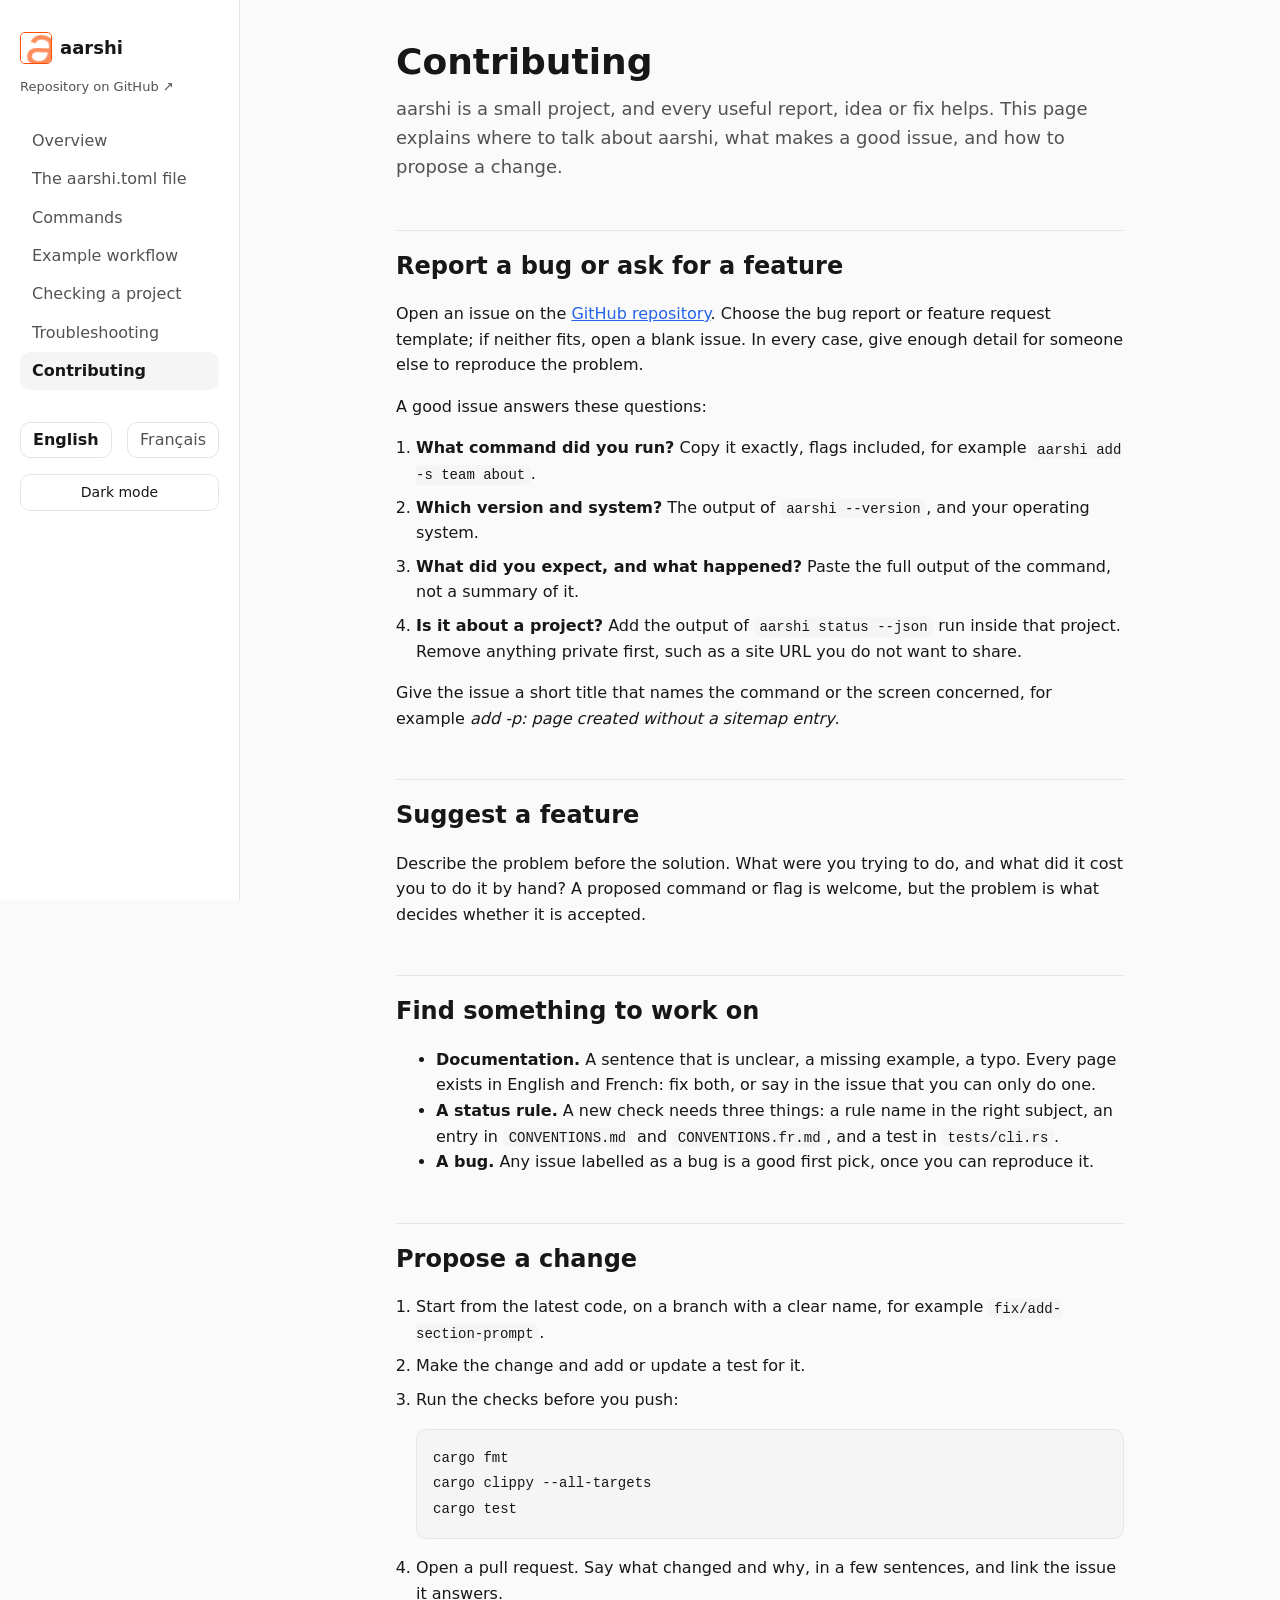
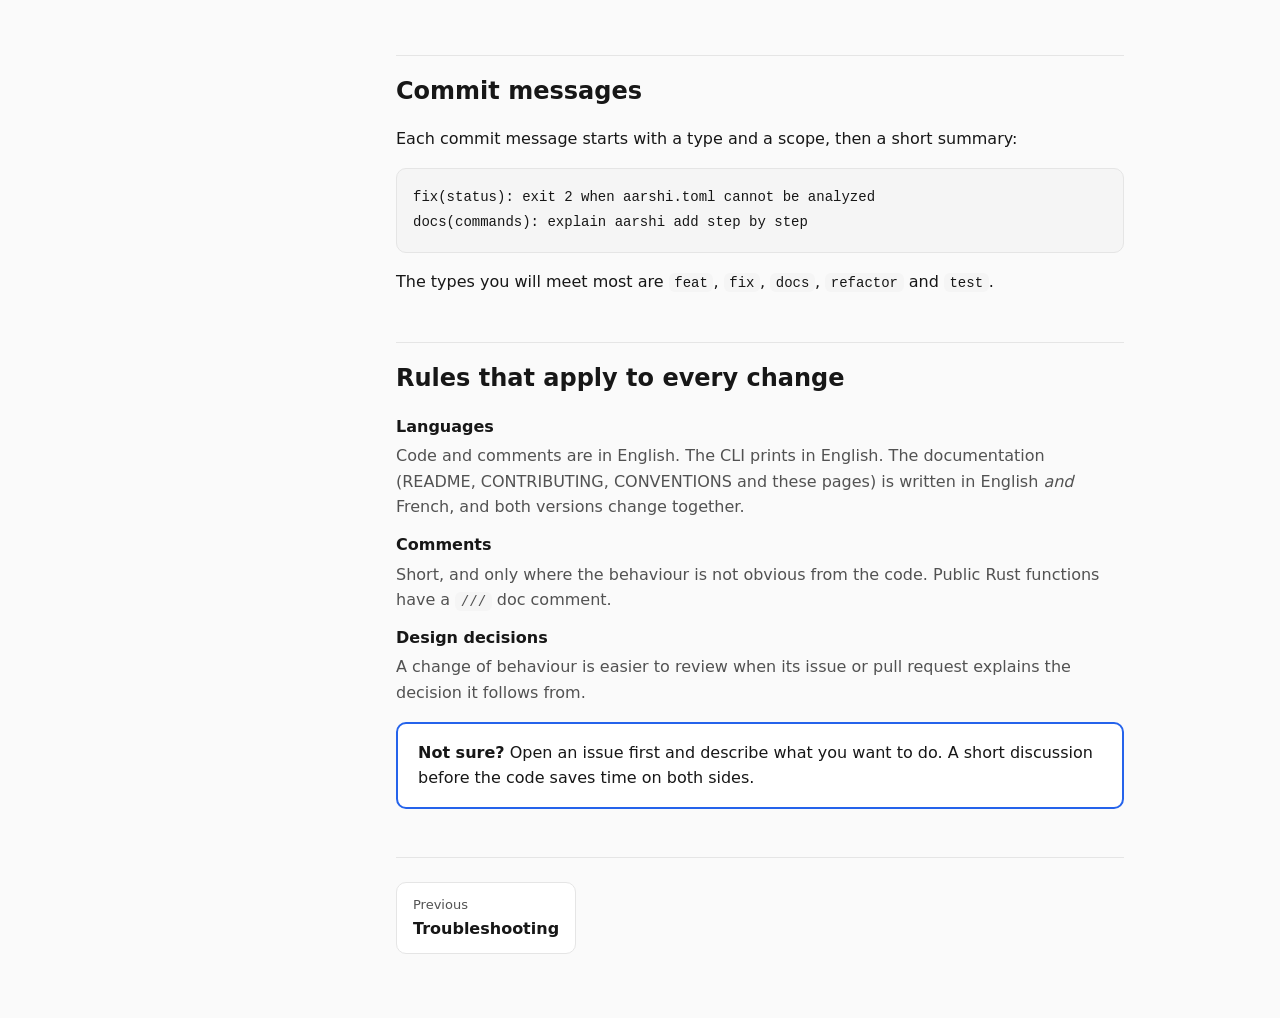
<file: en/contributing.html>
<!doctype html>
<html lang="en">
<head>
  <meta charset="utf-8">
  <meta name="viewport" content="width=device-width, initial-scale=1">
  <title>Contributing · aarshi</title>
  <link rel="stylesheet" href="../style.css">
  <link rel="icon" type="image/png" href="../icon.png">
  <script>
    (function () {
      document.documentElement.classList.add("js");
      var saved = localStorage.getItem("aarshi-theme");
      if (saved) document.documentElement.dataset.theme = saved;
    })();
  </script>
</head>
<body>
<header class="topbar">
  <a class="topbar-brand" href="index.html"><img src="../icon.png" alt="" width="32" height="32">aarshi</a>
  <button type="button" class="menu-toggle" id="menu-toggle" aria-expanded="false" aria-controls="sidebar" aria-label="Open menu"><span class="menu-icon" aria-hidden="true"><span></span><span></span><span></span></span></button>
</header>
<div class="scrim" id="scrim" hidden></div>
<div class="shell">
  <aside class="side" id="sidebar">
    <div class="brand">
      <a href="https://github.com/aaimeraud/aarshi" target="_blank" rel="noopener" title="Repository on GitHub"><img src="../icon.png" alt="" width="32" height="32">aarshi</a>
      <a class="repo" href="https://github.com/aaimeraud/aarshi" target="_blank" rel="noopener">Repository on GitHub ↗</a>
    </div>
    <nav aria-label="Documentation">
      <ul>
        <li><a href="index.html">Overview</a></li>
        <li><a href="config.html">The aarshi.toml file</a></li>
        <li><a href="commands.html">Commands</a></li>
        <li><a href="workflow.html">Example workflow</a></li>
        <li><a href="status.html">Checking a project</a></li>
        <li><a href="troubleshooting.html">Troubleshooting</a></li>
        <li><a href="contributing.html" aria-current="page">Contributing</a></li>
      </ul>
    </nav>
    <nav class="lang" aria-label="Language">
      <a href="../en/contributing.html" hreflang="en" aria-current="true">English</a>
      <a href="../fr/contributing.html" hreflang="fr" aria-current="false">Français</a>
    </nav>
    <button type="button" class="theme" id="theme" data-dark="Dark mode" data-light="Light mode">Dark mode</button>
  </aside>
  <main>
<h1>Contributing</h1>
<p class="lead">aarshi is a small project, and every useful report, idea or fix helps. This page explains where to talk about aarshi, what makes a good issue, and how to propose a change.</p>

<h2>Report a bug or ask for a feature</h2>
<p>Open an issue on the <a href="https://github.com/aaimeraud/aarshi/issues">GitHub repository</a>. Choose the bug report or feature request template; if neither fits, open a blank issue. In every case, give enough detail for someone else to reproduce the problem.</p>
<p>A good issue answers these questions:</p>
<ol class="steps">
  <li><strong>What command did you run?</strong> Copy it exactly, flags included, for example <code>aarshi add -s team about</code>.</li>
  <li><strong>Which version and system?</strong> The output of <code>aarshi --version</code>, and your operating system.</li>
  <li><strong>What did you expect, and what happened?</strong> Paste the full output of the command, not a summary of it.</li>
  <li><strong>Is it about a project?</strong> Add the output of <code>aarshi status --json</code> run inside that project. Remove anything private first, such as a site URL you do not want to share.</li>
</ol>
<p>Give the issue a short title that names the command or the screen concerned, for example <em>add -p: page created without a sitemap entry</em>.</p>

<h2>Suggest a feature</h2>
<p>Describe the problem before the solution. What were you trying to do, and what did it cost you to do it by hand? A proposed command or flag is welcome, but the problem is what decides whether it is accepted.</p>

<h2>Find something to work on</h2>
<ul>
  <li><strong>Documentation.</strong> A sentence that is unclear, a missing example, a typo. Every page exists in English and French: fix both, or say in the issue that you can only do one.</li>
  <li><strong>A status rule.</strong> A new check needs three things: a rule name in the right subject, an entry in <code>CONVENTIONS.md</code> and <code>CONVENTIONS.fr.md</code>, and a test in <code>tests/cli.rs</code>.</li>
  <li><strong>A bug.</strong> Any issue labelled as a bug is a good first pick, once you can reproduce it.</li>
</ul>

<h2>Propose a change</h2>
<ol class="steps">
  <li>Start from the latest code, on a branch with a clear name, for example <code>fix/add-section-prompt</code>.</li>
  <li>Make the change and add or update a test for it.</li>
  <li>Run the checks before you push:
    <pre><code>cargo fmt
cargo clippy --all-targets
cargo test</code></pre>
  </li>
  <li>Open a pull request. Say what changed and why, in a few sentences, and link the issue it answers.</li>
</ol>

<h2>Commit messages</h2>
<p>Each commit message starts with a type and a scope, then a short summary:</p>
<pre><code>fix(status): exit 2 when aarshi.toml cannot be analyzed
docs(commands): explain aarshi add step by step</code></pre>
<p>The types you will meet most are <code>feat</code>, <code>fix</code>, <code>docs</code>, <code>refactor</code> and <code>test</code>.</p>

<h2>Rules that apply to every change</h2>
<dl>
  <dt>Languages</dt>
  <dd>Code and comments are in English. The CLI prints in English. The documentation (README, CONTRIBUTING, CONVENTIONS and these pages) is written in English <em>and</em> French, and both versions change together.</dd>
  <dt>Comments</dt>
  <dd>Short, and only where the behaviour is not obvious from the code. Public Rust functions have a <code>///</code> doc comment.</dd>
  <dt>Design decisions</dt>
  <dd>A change of behaviour is easier to review when its issue or pull request explains the decision it follows from.</dd>
</dl>

<div class="card tip">
  <strong>Not sure?</strong> Open an issue first and describe what you want to do. A short discussion before the code saves time on both sides.
</div>

    <nav class="pager" aria-label="Page navigation"><a class="prev" href="troubleshooting.html"><span>Previous</span>Troubleshooting</a></nav>
  </main>
</div>
<script src="../site.js"></script>
</body>
</html>
</file>
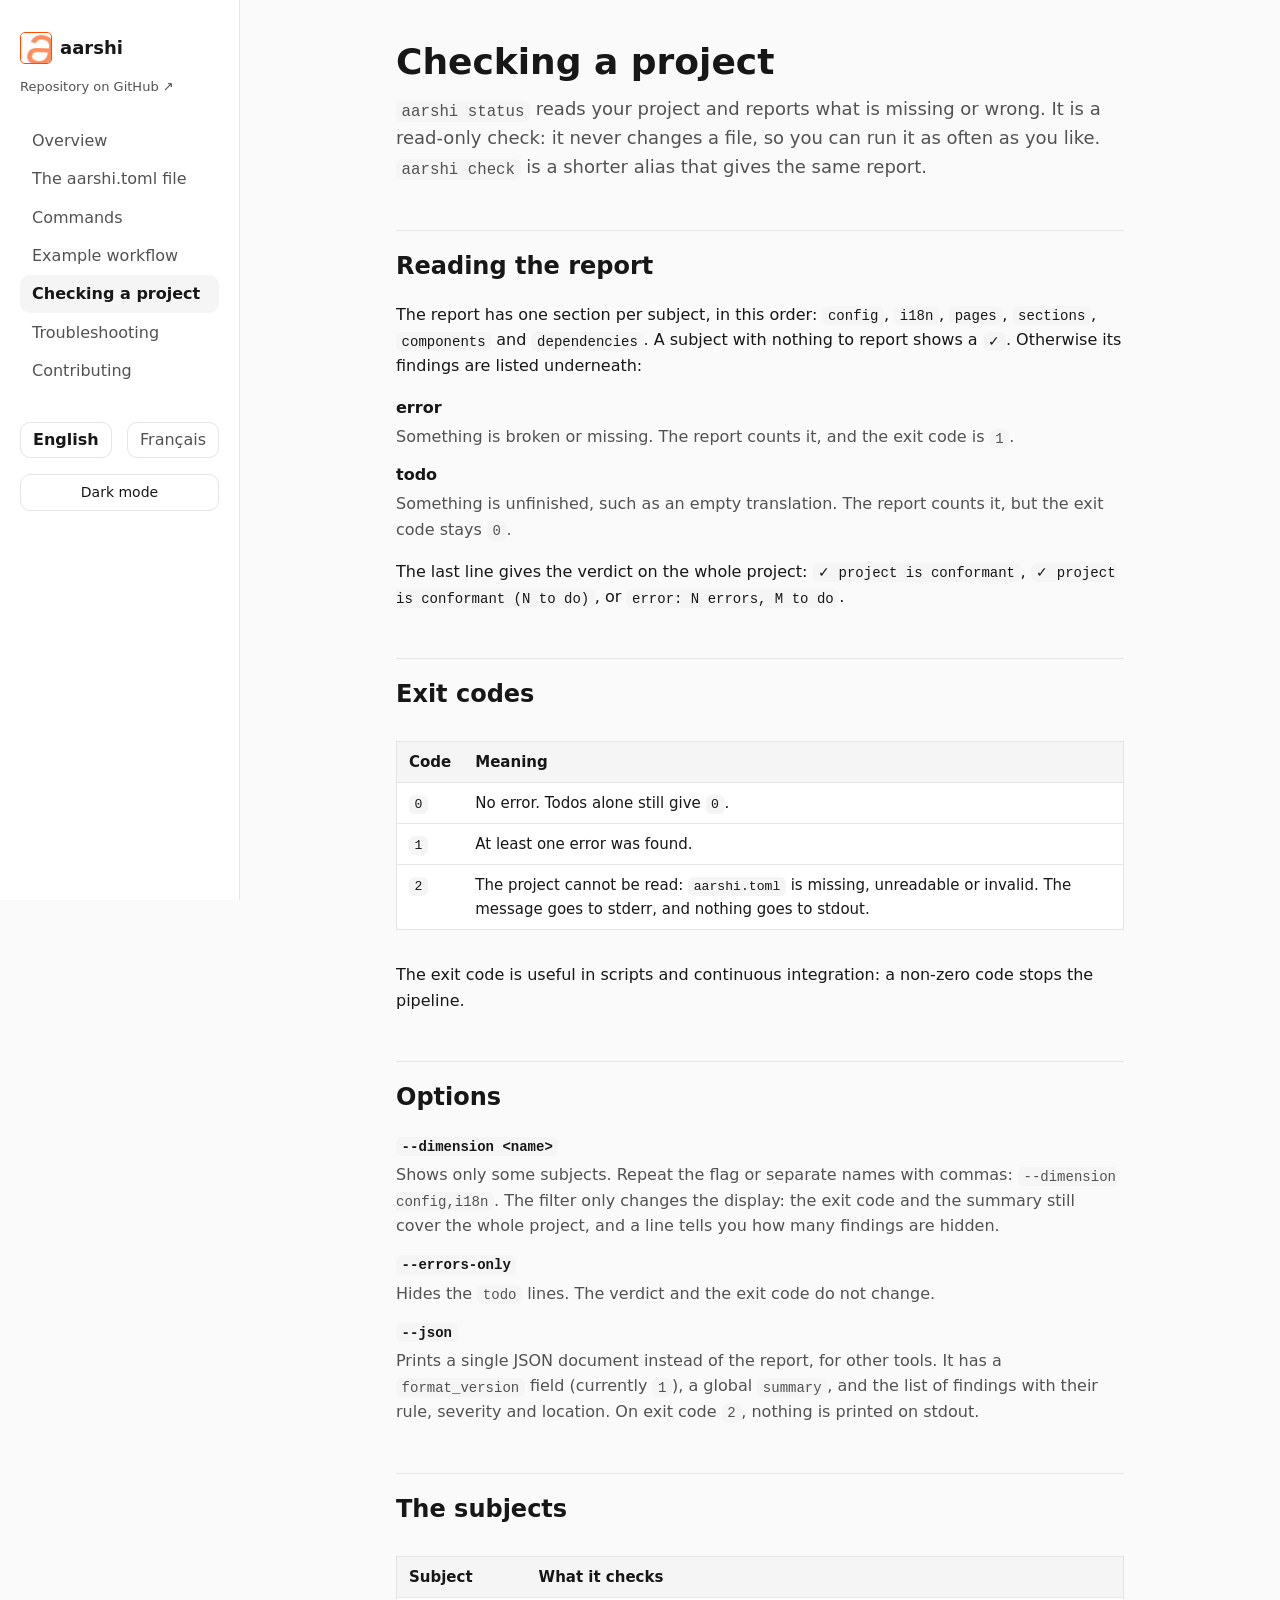
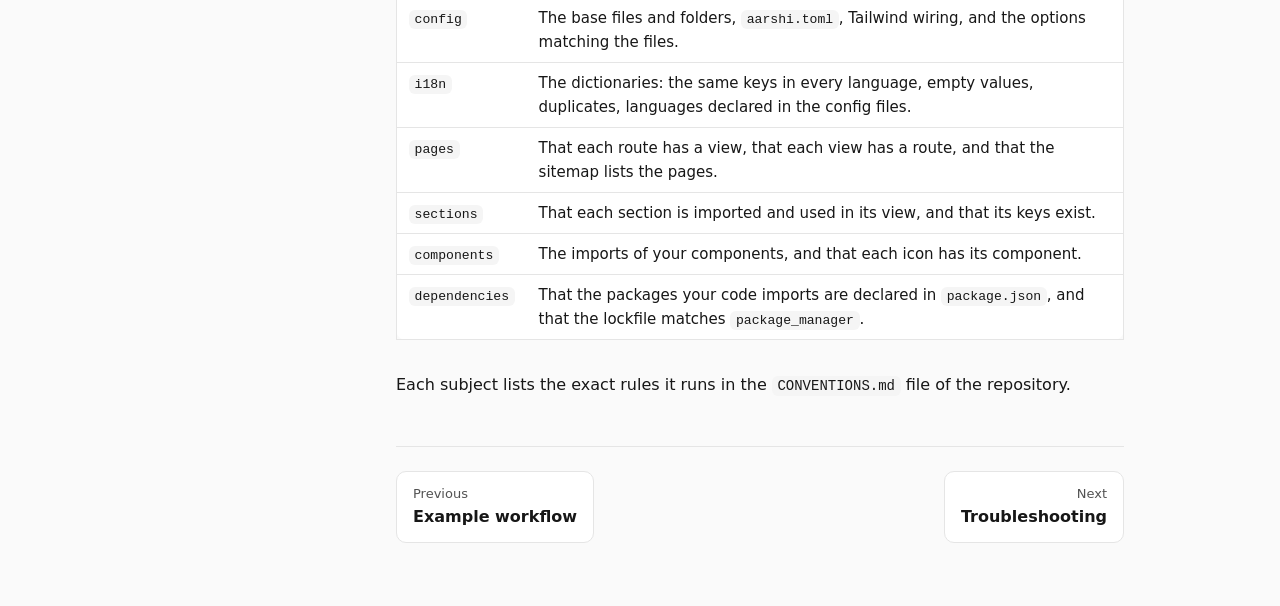
<file: en/status.html>
<!doctype html>
<html lang="en">
<head>
  <meta charset="utf-8">
  <meta name="viewport" content="width=device-width, initial-scale=1">
  <title>Checking a project · aarshi</title>
  <link rel="stylesheet" href="../style.css">
  <link rel="icon" type="image/png" href="../icon.png">
  <script>
    (function () {
      document.documentElement.classList.add("js");
      var saved = localStorage.getItem("aarshi-theme");
      if (saved) document.documentElement.dataset.theme = saved;
    })();
  </script>
</head>
<body>
<header class="topbar">
  <a class="topbar-brand" href="index.html"><img src="../icon.png" alt="" width="32" height="32">aarshi</a>
  <button type="button" class="menu-toggle" id="menu-toggle" aria-expanded="false" aria-controls="sidebar" aria-label="Open menu"><span class="menu-icon" aria-hidden="true"><span></span><span></span><span></span></span></button>
</header>
<div class="scrim" id="scrim" hidden></div>
<div class="shell">
  <aside class="side" id="sidebar">
    <div class="brand">
      <a href="https://github.com/aaimeraud/aarshi" target="_blank" rel="noopener" title="Repository on GitHub"><img src="../icon.png" alt="" width="32" height="32">aarshi</a>
      <a class="repo" href="https://github.com/aaimeraud/aarshi" target="_blank" rel="noopener">Repository on GitHub ↗</a>
    </div>
    <nav aria-label="Documentation">
      <ul>
        <li><a href="index.html">Overview</a></li>
        <li><a href="config.html">The aarshi.toml file</a></li>
        <li><a href="commands.html">Commands</a></li>
        <li><a href="workflow.html">Example workflow</a></li>
        <li><a href="status.html" aria-current="page">Checking a project</a></li>
        <li><a href="troubleshooting.html">Troubleshooting</a></li>
        <li><a href="contributing.html">Contributing</a></li>
      </ul>
    </nav>
    <nav class="lang" aria-label="Language">
      <a href="../en/status.html" hreflang="en" aria-current="true">English</a>
      <a href="../fr/status.html" hreflang="fr" aria-current="false">Français</a>
    </nav>
    <button type="button" class="theme" id="theme" data-dark="Dark mode" data-light="Light mode">Dark mode</button>
  </aside>
  <main>
<h1>Checking a project</h1>
<p class="lead"><code>aarshi status</code> reads your project and reports what is missing or wrong. It is a read-only check: it never changes a file, so you can run it as often as you like. <code>aarshi check</code> is a shorter alias that gives the same report.</p>

<h2>Reading the report</h2>
<p>The report has one section per subject, in this order: <code>config</code>, <code>i18n</code>, <code>pages</code>, <code>sections</code>, <code>components</code> and <code>dependencies</code>. A subject with nothing to report shows a <code>✓</code>. Otherwise its findings are listed underneath:</p>
<dl>
  <dt>error</dt>
  <dd>Something is broken or missing. The report counts it, and the exit code is <code>1</code>.</dd>
  <dt>todo</dt>
  <dd>Something is unfinished, such as an empty translation. The report counts it, but the exit code stays <code>0</code>.</dd>
</dl>
<p>The last line gives the verdict on the whole project: <code>✓ project is conformant</code>, <code>✓ project is conformant (N to do)</code>, or <code>error: N errors, M to do</code>.</p>

<h2>Exit codes</h2>
<div class="table-wrap">
<table>
  <thead><tr><th>Code</th><th>Meaning</th></tr></thead>
  <tbody>
    <tr><td><code>0</code></td><td>No error. Todos alone still give <code>0</code>.</td></tr>
    <tr><td><code>1</code></td><td>At least one error was found.</td></tr>
    <tr><td><code>2</code></td><td>The project cannot be read: <code>aarshi.toml</code> is missing, unreadable or invalid. The message goes to stderr, and nothing goes to stdout.</td></tr>
  </tbody>
</table>
</div>
<p>The exit code is useful in scripts and continuous integration: a non-zero code stops the pipeline.</p>

<h2>Options</h2>
<dl>
  <dt><code>--dimension &lt;name&gt;</code></dt>
  <dd>Shows only some subjects. Repeat the flag or separate names with commas: <code>--dimension config,i18n</code>. The filter only changes the display: the exit code and the summary still cover the whole project, and a line tells you how many findings are hidden.</dd>
  <dt><code>--errors-only</code></dt>
  <dd>Hides the <code>todo</code> lines. The verdict and the exit code do not change.</dd>
  <dt><code>--json</code></dt>
  <dd>Prints a single JSON document instead of the report, for other tools. It has a <code>format_version</code> field (currently <code>1</code>), a global <code>summary</code>, and the list of findings with their rule, severity and location. On exit code <code>2</code>, nothing is printed on stdout.</dd>
</dl>

<h2>The subjects</h2>
<div class="table-wrap">
<table>
  <thead><tr><th>Subject</th><th>What it checks</th></tr></thead>
  <tbody>
    <tr><td><code>config</code></td><td>The base files and folders, <code>aarshi.toml</code>, Tailwind wiring, and the options matching the files.</td></tr>
    <tr><td><code>i18n</code></td><td>The dictionaries: the same keys in every language, empty values, duplicates, languages declared in the config files.</td></tr>
    <tr><td><code>pages</code></td><td>That each route has a view, that each view has a route, and that the sitemap lists the pages.</td></tr>
    <tr><td><code>sections</code></td><td>That each section is imported and used in its view, and that its keys exist.</td></tr>
    <tr><td><code>components</code></td><td>The imports of your components, and that each icon has its component.</td></tr>
    <tr><td><code>dependencies</code></td><td>That the packages your code imports are declared in <code>package.json</code>, and that the lockfile matches <code>package_manager</code>.</td></tr>
  </tbody>
</table>
</div>
<p>Each subject lists the exact rules it runs in the <code>CONVENTIONS.md</code> file of the repository.</p>

    <nav class="pager" aria-label="Page navigation"><a class="prev" href="workflow.html"><span>Previous</span>Example workflow</a><a class="next" href="troubleshooting.html"><span>Next</span>Troubleshooting</a></nav>
  </main>
</div>
<script src="../site.js"></script>
</body>
</html>
</file>
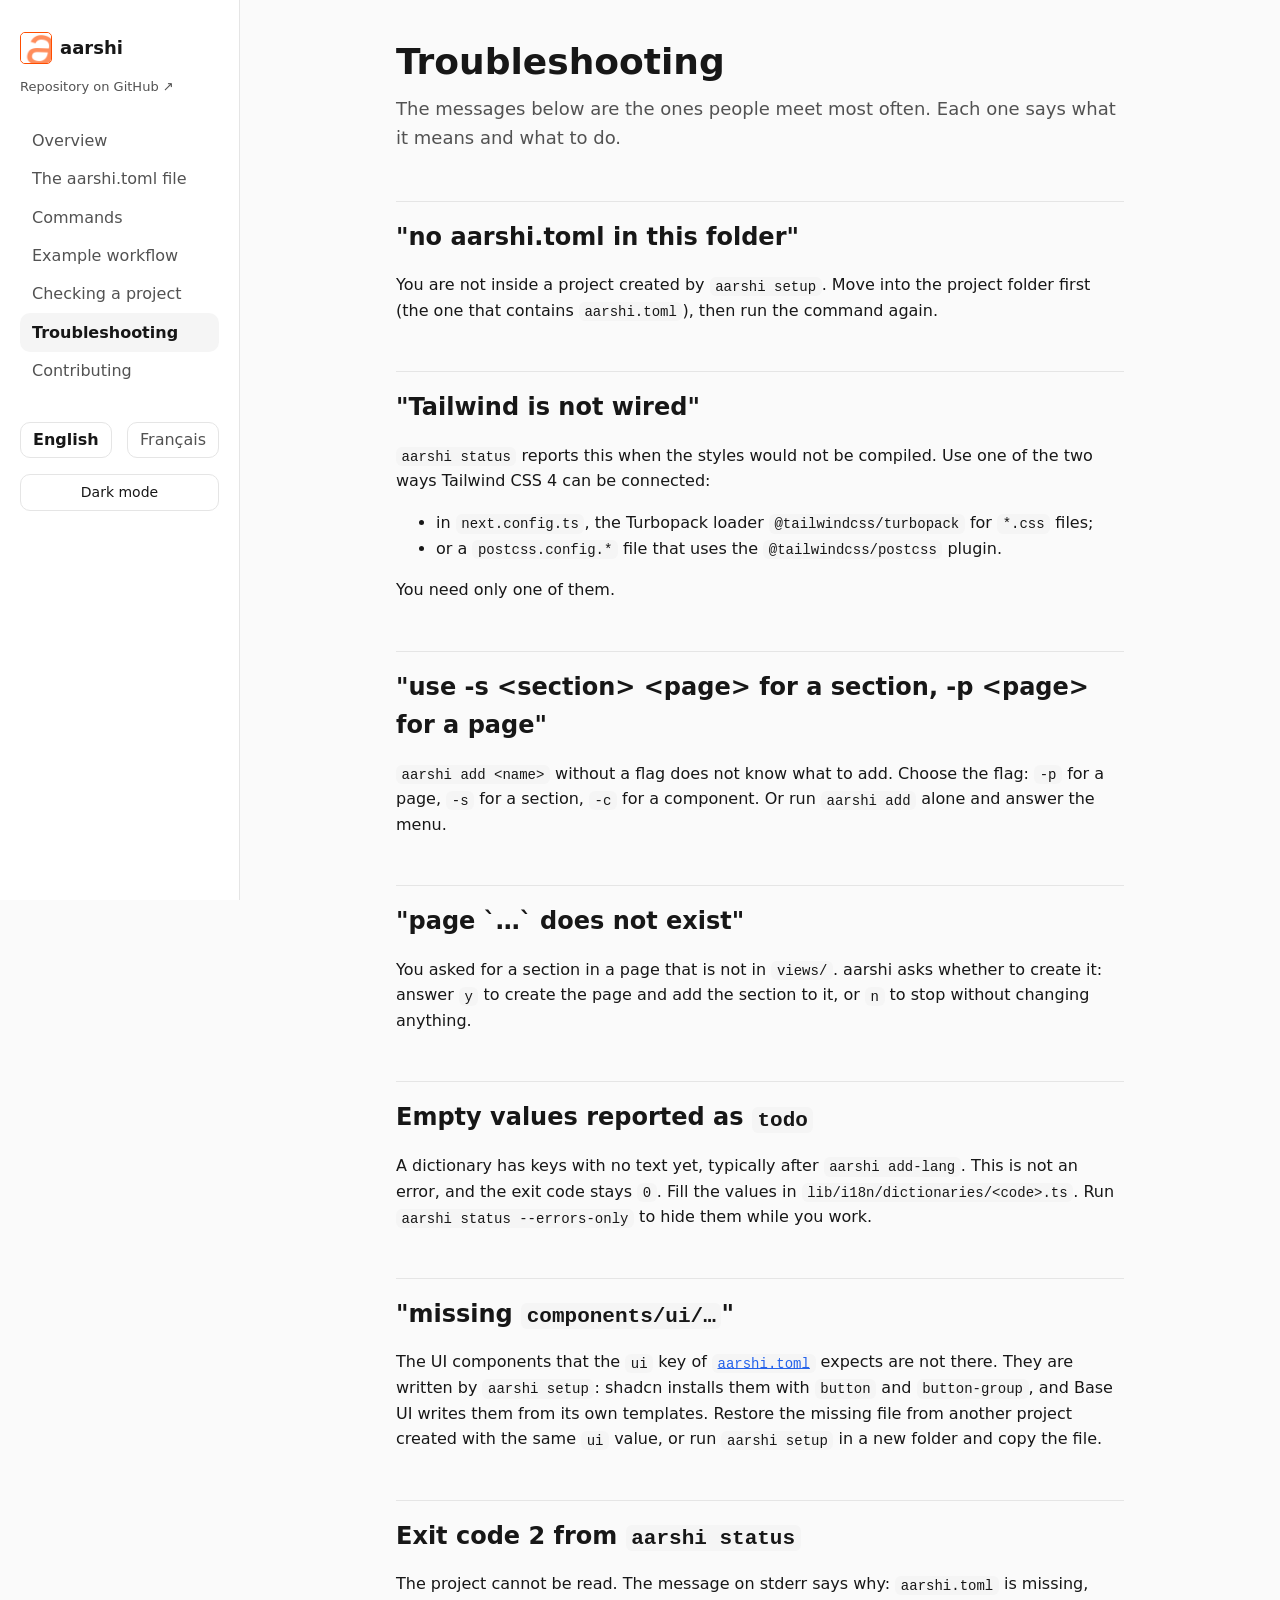
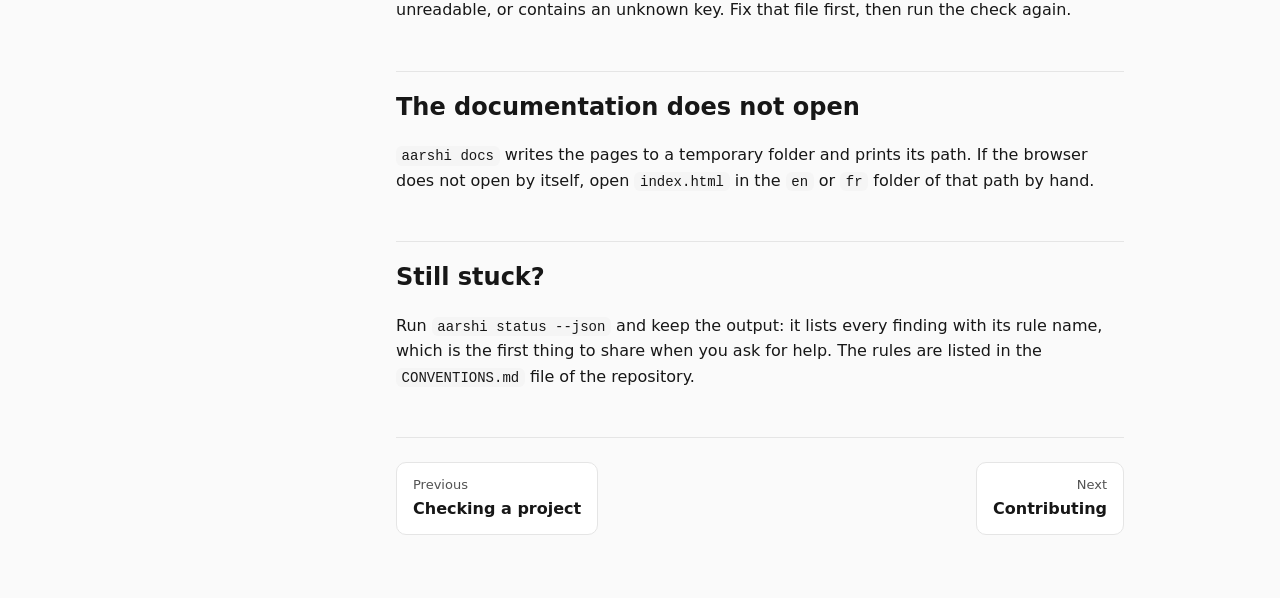
<file: en/troubleshooting.html>
<!doctype html>
<html lang="en">
<head>
  <meta charset="utf-8">
  <meta name="viewport" content="width=device-width, initial-scale=1">
  <title>Troubleshooting · aarshi</title>
  <link rel="stylesheet" href="../style.css">
  <link rel="icon" type="image/png" href="../icon.png">
  <script>
    (function () {
      document.documentElement.classList.add("js");
      var saved = localStorage.getItem("aarshi-theme");
      if (saved) document.documentElement.dataset.theme = saved;
    })();
  </script>
</head>
<body>
<header class="topbar">
  <a class="topbar-brand" href="index.html"><img src="../icon.png" alt="" width="32" height="32">aarshi</a>
  <button type="button" class="menu-toggle" id="menu-toggle" aria-expanded="false" aria-controls="sidebar" aria-label="Open menu"><span class="menu-icon" aria-hidden="true"><span></span><span></span><span></span></span></button>
</header>
<div class="scrim" id="scrim" hidden></div>
<div class="shell">
  <aside class="side" id="sidebar">
    <div class="brand">
      <a href="https://github.com/aaimeraud/aarshi" target="_blank" rel="noopener" title="Repository on GitHub"><img src="../icon.png" alt="" width="32" height="32">aarshi</a>
      <a class="repo" href="https://github.com/aaimeraud/aarshi" target="_blank" rel="noopener">Repository on GitHub ↗</a>
    </div>
    <nav aria-label="Documentation">
      <ul>
        <li><a href="index.html">Overview</a></li>
        <li><a href="config.html">The aarshi.toml file</a></li>
        <li><a href="commands.html">Commands</a></li>
        <li><a href="workflow.html">Example workflow</a></li>
        <li><a href="status.html">Checking a project</a></li>
        <li><a href="troubleshooting.html" aria-current="page">Troubleshooting</a></li>
        <li><a href="contributing.html">Contributing</a></li>
      </ul>
    </nav>
    <nav class="lang" aria-label="Language">
      <a href="../en/troubleshooting.html" hreflang="en" aria-current="true">English</a>
      <a href="../fr/troubleshooting.html" hreflang="fr" aria-current="false">Français</a>
    </nav>
    <button type="button" class="theme" id="theme" data-dark="Dark mode" data-light="Light mode">Dark mode</button>
  </aside>
  <main>
<h1>Troubleshooting</h1>
<p class="lead">The messages below are the ones people meet most often. Each one says what it means and what to do.</p>

<h2>"no aarshi.toml in this folder"</h2>
<p>You are not inside a project created by <code>aarshi setup</code>. Move into the project folder first (the one that contains <code>aarshi.toml</code>), then run the command again.</p>

<h2>"Tailwind is not wired"</h2>
<p><code>aarshi status</code> reports this when the styles would not be compiled. Use one of the two ways Tailwind CSS 4 can be connected:</p>
<ul>
  <li>in <code>next.config.ts</code>, the Turbopack loader <code>@tailwindcss/turbopack</code> for <code>*.css</code> files;</li>
  <li>or a <code>postcss.config.*</code> file that uses the <code>@tailwindcss/postcss</code> plugin.</li>
</ul>
<p>You need only one of them.</p>

<h2>"use -s &lt;section&gt; &lt;page&gt; for a section, -p &lt;page&gt; for a page"</h2>
<p><code>aarshi add &lt;name&gt;</code> without a flag does not know what to add. Choose the flag: <code>-p</code> for a page, <code>-s</code> for a section, <code>-c</code> for a component. Or run <code>aarshi add</code> alone and answer the menu.</p>

<h2>"page `…` does not exist"</h2>
<p>You asked for a section in a page that is not in <code>views/</code>. aarshi asks whether to create it: answer <code>y</code> to create the page and add the section to it, or <code>n</code> to stop without changing anything.</p>

<h2>Empty values reported as <code>todo</code></h2>
<p>A dictionary has keys with no text yet, typically after <code>aarshi add-lang</code>. This is not an error, and the exit code stays <code>0</code>. Fill the values in <code>lib/i18n/dictionaries/&lt;code&gt;.ts</code>. Run <code>aarshi status --errors-only</code> to hide them while you work.</p>

<h2>"missing <code>components/ui/…</code>"</h2>
<p>The UI components that the <code>ui</code> key of <a href="config.html"><code>aarshi.toml</code></a> expects are not there. They are written by <code>aarshi setup</code>: shadcn installs them with <code>button</code> and <code>button-group</code>, and Base UI writes them from its own templates. Restore the missing file from another project created with the same <code>ui</code> value, or run <code>aarshi setup</code> in a new folder and copy the file.</p>

<h2>Exit code 2 from <code>aarshi status</code></h2>
<p>The project cannot be read. The message on stderr says why: <code>aarshi.toml</code> is missing, unreadable, or contains an unknown key. Fix that file first, then run the check again.</p>

<h2>The documentation does not open</h2>
<p><code>aarshi docs</code> writes the pages to a temporary folder and prints its path. If the browser does not open by itself, open <code>index.html</code> in the <code>en</code> or <code>fr</code> folder of that path by hand.</p>

<h2>Still stuck?</h2>
<p>Run <code>aarshi status --json</code> and keep the output: it lists every finding with its rule name, which is the first thing to share when you ask for help. The rules are listed in the <code>CONVENTIONS.md</code> file of the repository.</p>

    <nav class="pager" aria-label="Page navigation"><a class="prev" href="status.html"><span>Previous</span>Checking a project</a><a class="next" href="contributing.html"><span>Next</span>Contributing</a></nav>
  </main>
</div>
<script src="../site.js"></script>
</body>
</html>
</file>
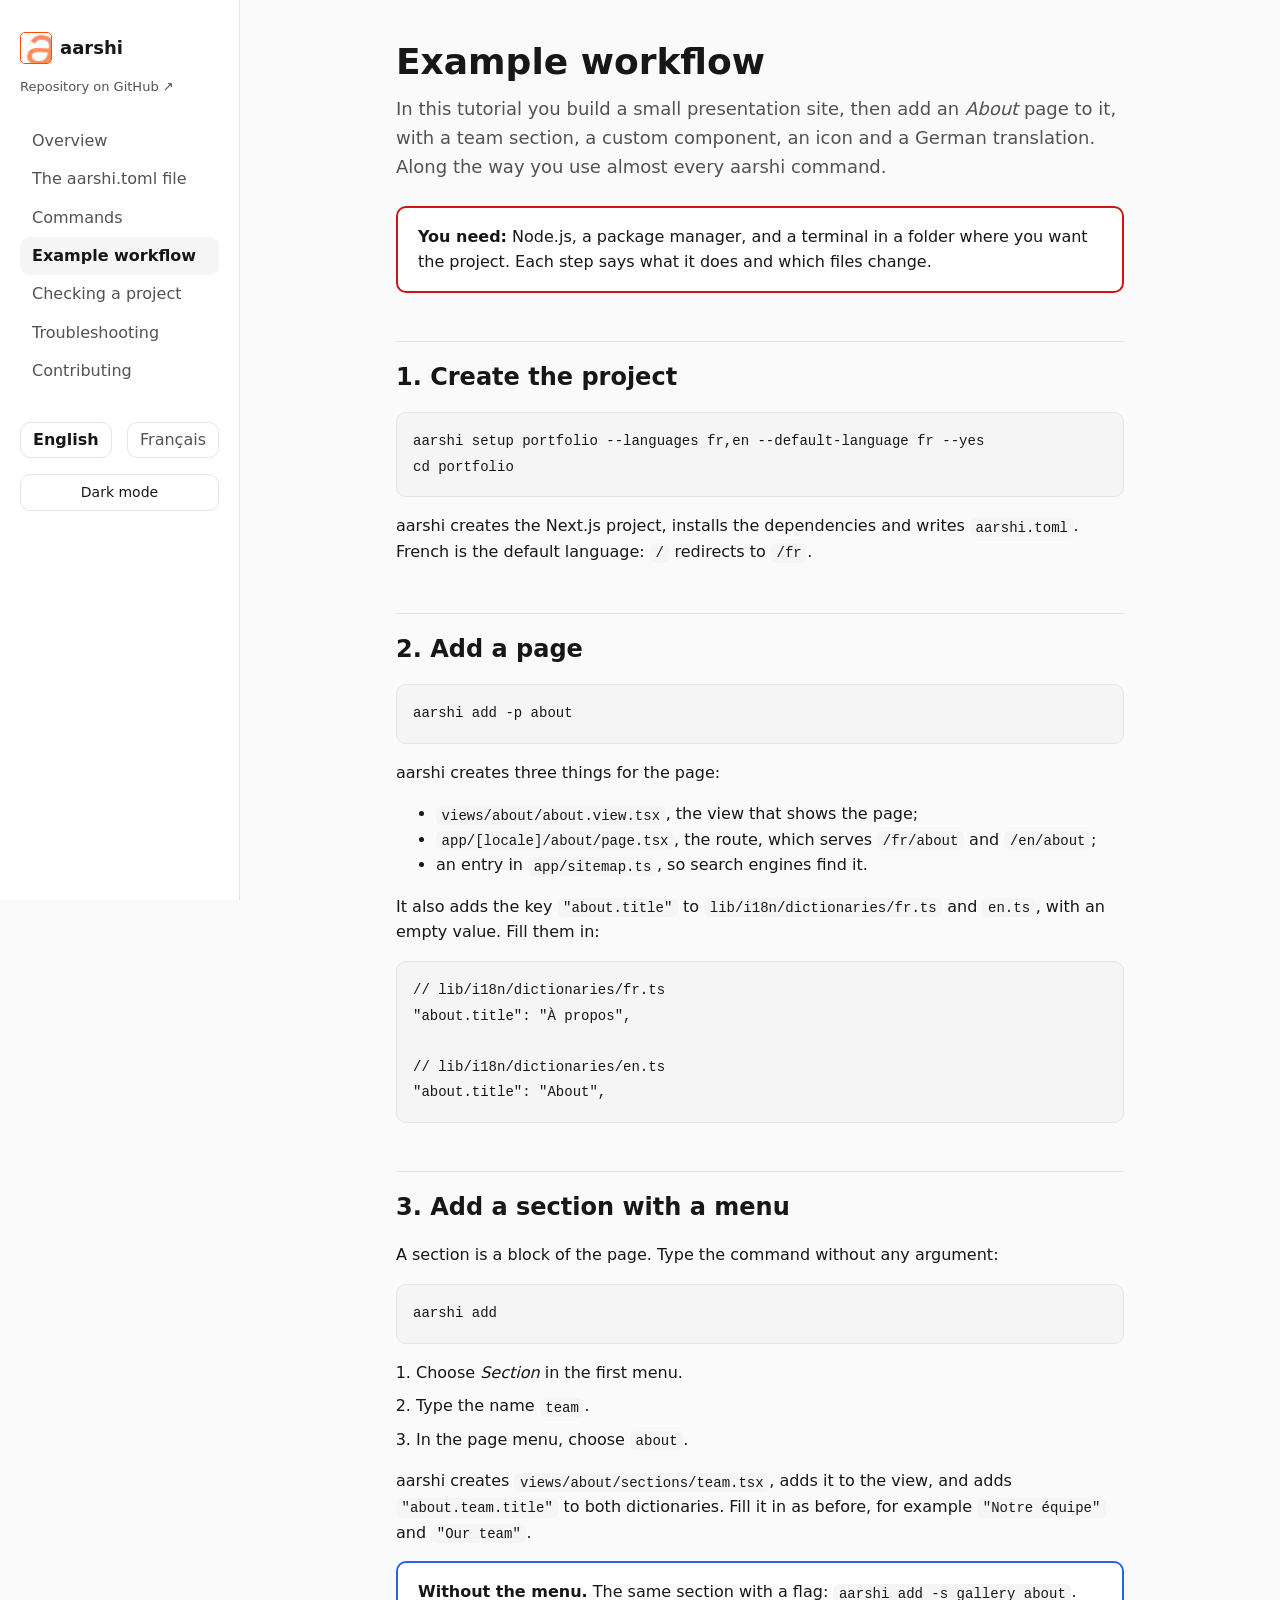
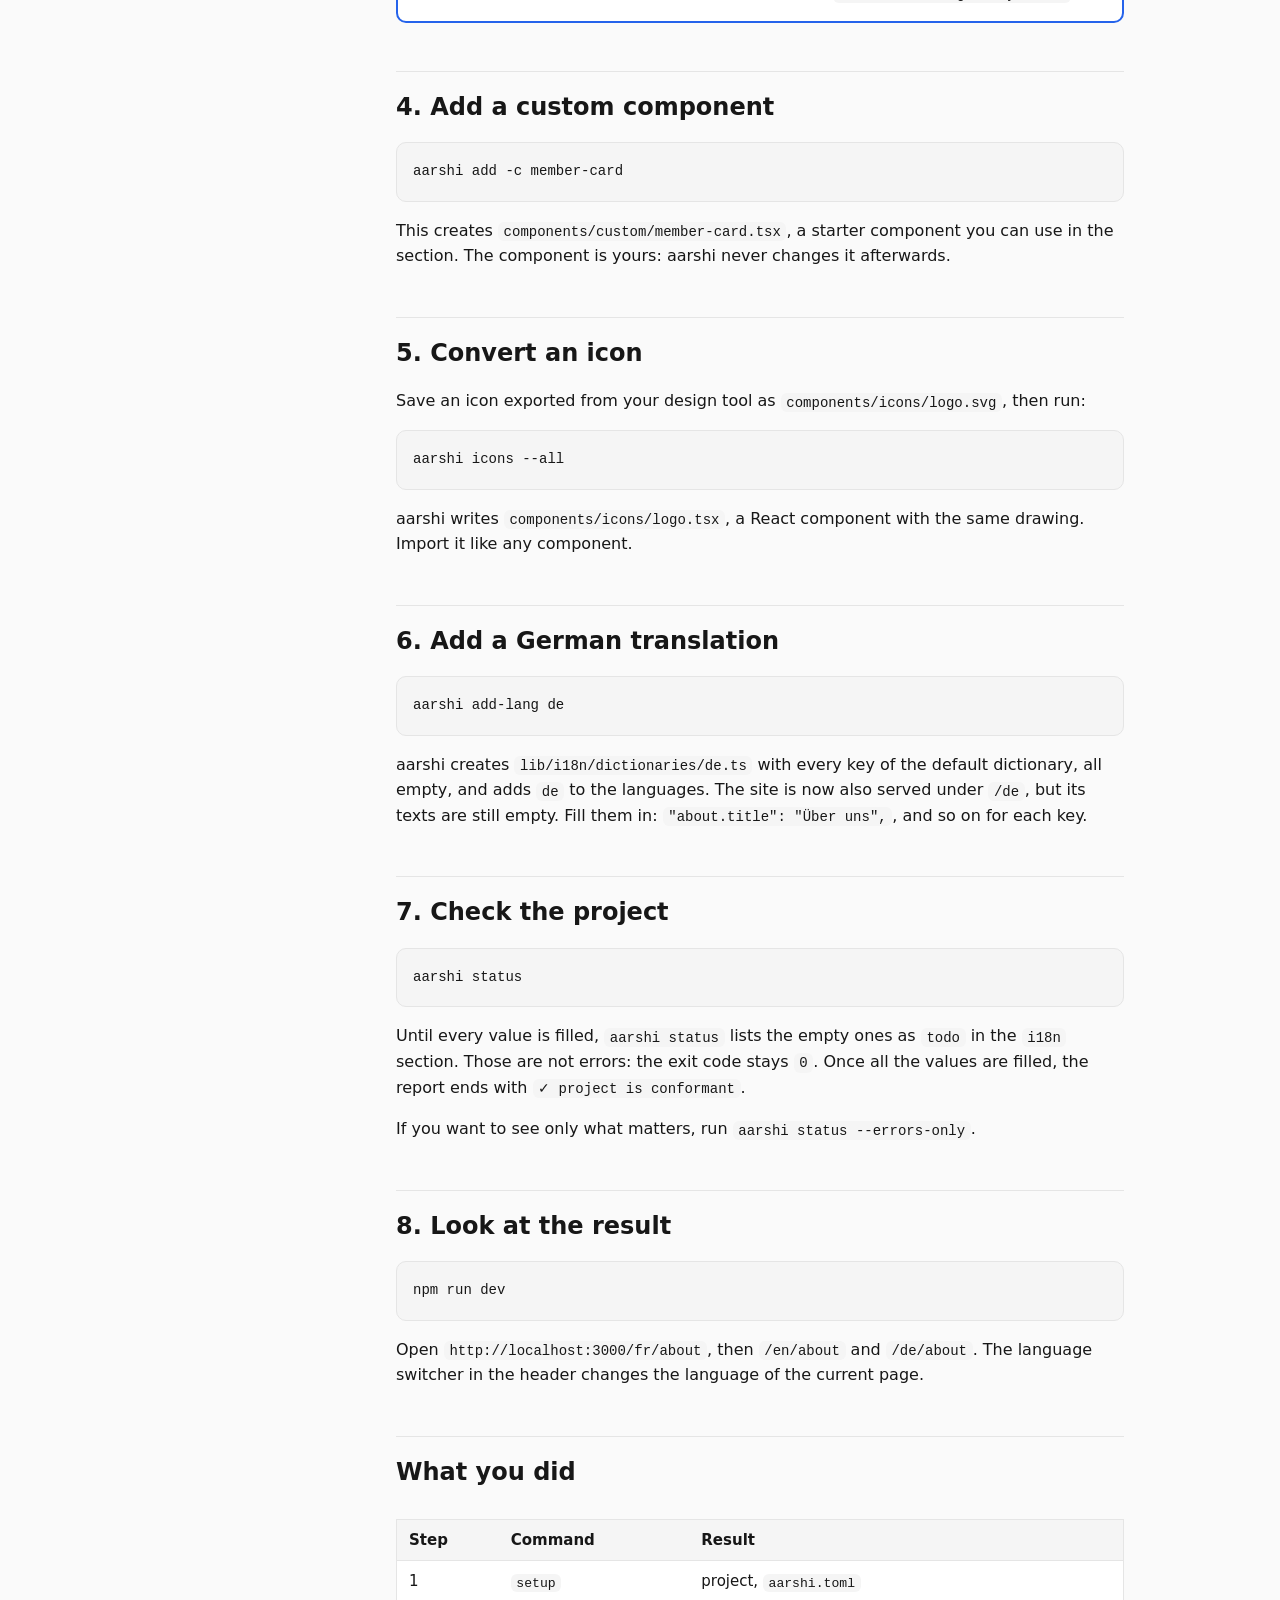
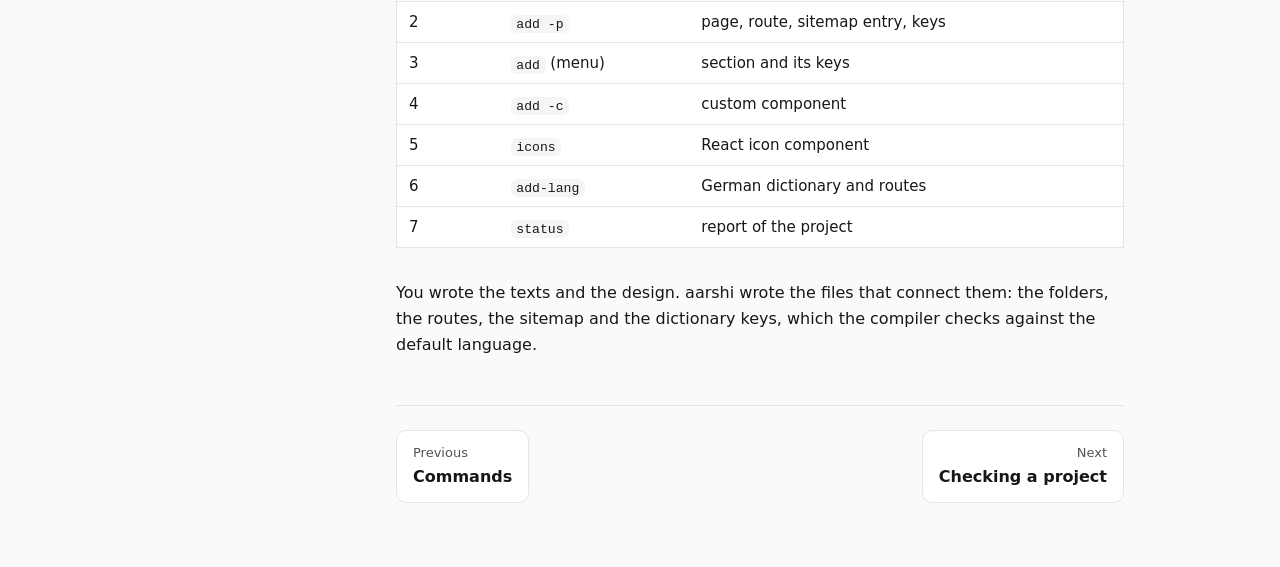
<file: en/workflow.html>
<!doctype html>
<html lang="en">
<head>
  <meta charset="utf-8">
  <meta name="viewport" content="width=device-width, initial-scale=1">
  <title>Example workflow · aarshi</title>
  <link rel="stylesheet" href="../style.css">
  <link rel="icon" type="image/png" href="../icon.png">
  <script>
    (function () {
      document.documentElement.classList.add("js");
      var saved = localStorage.getItem("aarshi-theme");
      if (saved) document.documentElement.dataset.theme = saved;
    })();
  </script>
</head>
<body>
<header class="topbar">
  <a class="topbar-brand" href="index.html"><img src="../icon.png" alt="" width="32" height="32">aarshi</a>
  <button type="button" class="menu-toggle" id="menu-toggle" aria-expanded="false" aria-controls="sidebar" aria-label="Open menu"><span class="menu-icon" aria-hidden="true"><span></span><span></span><span></span></span></button>
</header>
<div class="scrim" id="scrim" hidden></div>
<div class="shell">
  <aside class="side" id="sidebar">
    <div class="brand">
      <a href="https://github.com/aaimeraud/aarshi" target="_blank" rel="noopener" title="Repository on GitHub"><img src="../icon.png" alt="" width="32" height="32">aarshi</a>
      <a class="repo" href="https://github.com/aaimeraud/aarshi" target="_blank" rel="noopener">Repository on GitHub ↗</a>
    </div>
    <nav aria-label="Documentation">
      <ul>
        <li><a href="index.html">Overview</a></li>
        <li><a href="config.html">The aarshi.toml file</a></li>
        <li><a href="commands.html">Commands</a></li>
        <li><a href="workflow.html" aria-current="page">Example workflow</a></li>
        <li><a href="status.html">Checking a project</a></li>
        <li><a href="troubleshooting.html">Troubleshooting</a></li>
        <li><a href="contributing.html">Contributing</a></li>
      </ul>
    </nav>
    <nav class="lang" aria-label="Language">
      <a href="../en/workflow.html" hreflang="en" aria-current="true">English</a>
      <a href="../fr/workflow.html" hreflang="fr" aria-current="false">Français</a>
    </nav>
    <button type="button" class="theme" id="theme" data-dark="Dark mode" data-light="Light mode">Dark mode</button>
  </aside>
  <main>
<h1>Example workflow</h1>
<p class="lead">In this tutorial you build a small presentation site, then add an <em>About</em> page to it, with a team section, a custom component, an icon and a German translation. Along the way you use almost every aarshi command.</p>

<div class="card must">
  <strong>You need:</strong> Node.js, a package manager, and a terminal in a folder where you want the project. Each step says what it does and which files change.
</div>

<h2>1. Create the project</h2>
<pre><code>aarshi setup portfolio --languages fr,en --default-language fr --yes
cd portfolio</code></pre>
<p>aarshi creates the Next.js project, installs the dependencies and writes <code>aarshi.toml</code>. French is the default language: <code>/</code> redirects to <code>/fr</code>.</p>

<h2>2. Add a page</h2>
<pre><code>aarshi add -p about</code></pre>
<p>aarshi creates three things for the page:</p>
<ul>
  <li><code>views/about/about.view.tsx</code>, the view that shows the page;</li>
  <li><code>app/[locale]/about/page.tsx</code>, the route, which serves <code>/fr/about</code> and <code>/en/about</code>;</li>
  <li>an entry in <code>app/sitemap.ts</code>, so search engines find it.</li>
</ul>
<p>It also adds the key <code>"about.title"</code> to <code>lib/i18n/dictionaries/fr.ts</code> and <code>en.ts</code>, with an empty value. Fill them in:</p>
<pre><code>// lib/i18n/dictionaries/fr.ts
"about.title": "À propos",

// lib/i18n/dictionaries/en.ts
"about.title": "About",</code></pre>

<h2>3. Add a section with a menu</h2>
<p>A section is a block of the page. Type the command without any argument:</p>
<pre><code>aarshi add</code></pre>
<ol class="steps">
  <li>Choose <em>Section</em> in the first menu.</li>
  <li>Type the name <code>team</code>.</li>
  <li>In the page menu, choose <code>about</code>.</li>
</ol>
<p>aarshi creates <code>views/about/sections/team.tsx</code>, adds it to the view, and adds <code>"about.team.title"</code> to both dictionaries. Fill it in as before, for example <code>"Notre équipe"</code> and <code>"Our team"</code>.</p>
<div class="card tip">
  <strong>Without the menu.</strong> The same section with a flag: <code>aarshi add -s gallery about</code>.
</div>

<h2>4. Add a custom component</h2>
<pre><code>aarshi add -c member-card</code></pre>
<p>This creates <code>components/custom/member-card.tsx</code>, a starter component you can use in the section. The component is yours: aarshi never changes it afterwards.</p>

<h2>5. Convert an icon</h2>
<p>Save an icon exported from your design tool as <code>components/icons/logo.svg</code>, then run:</p>
<pre><code>aarshi icons --all</code></pre>
<p>aarshi writes <code>components/icons/logo.tsx</code>, a React component with the same drawing. Import it like any component.</p>

<h2>6. Add a German translation</h2>
<pre><code>aarshi add-lang de</code></pre>
<p>aarshi creates <code>lib/i18n/dictionaries/de.ts</code> with every key of the default dictionary, all empty, and adds <code>de</code> to the languages. The site is now also served under <code>/de</code>, but its texts are still empty. Fill them in: <code>"about.title": "Über uns",</code>, and so on for each key.</p>

<h2>7. Check the project</h2>
<pre><code>aarshi status</code></pre>
<p>Until every value is filled, <code>aarshi status</code> lists the empty ones as <code>todo</code> in the <code>i18n</code> section. Those are not errors: the exit code stays <code>0</code>. Once all the values are filled, the report ends with <code>✓ project is conformant</code>.</p>
<p>If you want to see only what matters, run <code>aarshi status --errors-only</code>.</p>

<h2>8. Look at the result</h2>
<pre><code>npm run dev</code></pre>
<p>Open <code>http://localhost:3000/fr/about</code>, then <code>/en/about</code> and <code>/de/about</code>. The language switcher in the header changes the language of the current page.</p>

<h2>What you did</h2>
<div class="table-wrap">
<table>
  <thead><tr><th>Step</th><th>Command</th><th>Result</th></tr></thead>
  <tbody>
    <tr><td>1</td><td><code>setup</code></td><td>project, <code>aarshi.toml</code></td></tr>
    <tr><td>2</td><td><code>add -p</code></td><td>page, route, sitemap entry, keys</td></tr>
    <tr><td>3</td><td><code>add</code> (menu)</td><td>section and its keys</td></tr>
    <tr><td>4</td><td><code>add -c</code></td><td>custom component</td></tr>
    <tr><td>5</td><td><code>icons</code></td><td>React icon component</td></tr>
    <tr><td>6</td><td><code>add-lang</code></td><td>German dictionary and routes</td></tr>
    <tr><td>7</td><td><code>status</code></td><td>report of the project</td></tr>
  </tbody>
</table>
</div>
<p>You wrote the texts and the design. aarshi wrote the files that connect them: the folders, the routes, the sitemap and the dictionary keys, which the compiler checks against the default language.</p>

    <nav class="pager" aria-label="Page navigation"><a class="prev" href="commands.html"><span>Previous</span>Commands</a><a class="next" href="status.html"><span>Next</span>Checking a project</a></nav>
  </main>
</div>
<script src="../site.js"></script>
</body>
</html>
</file>
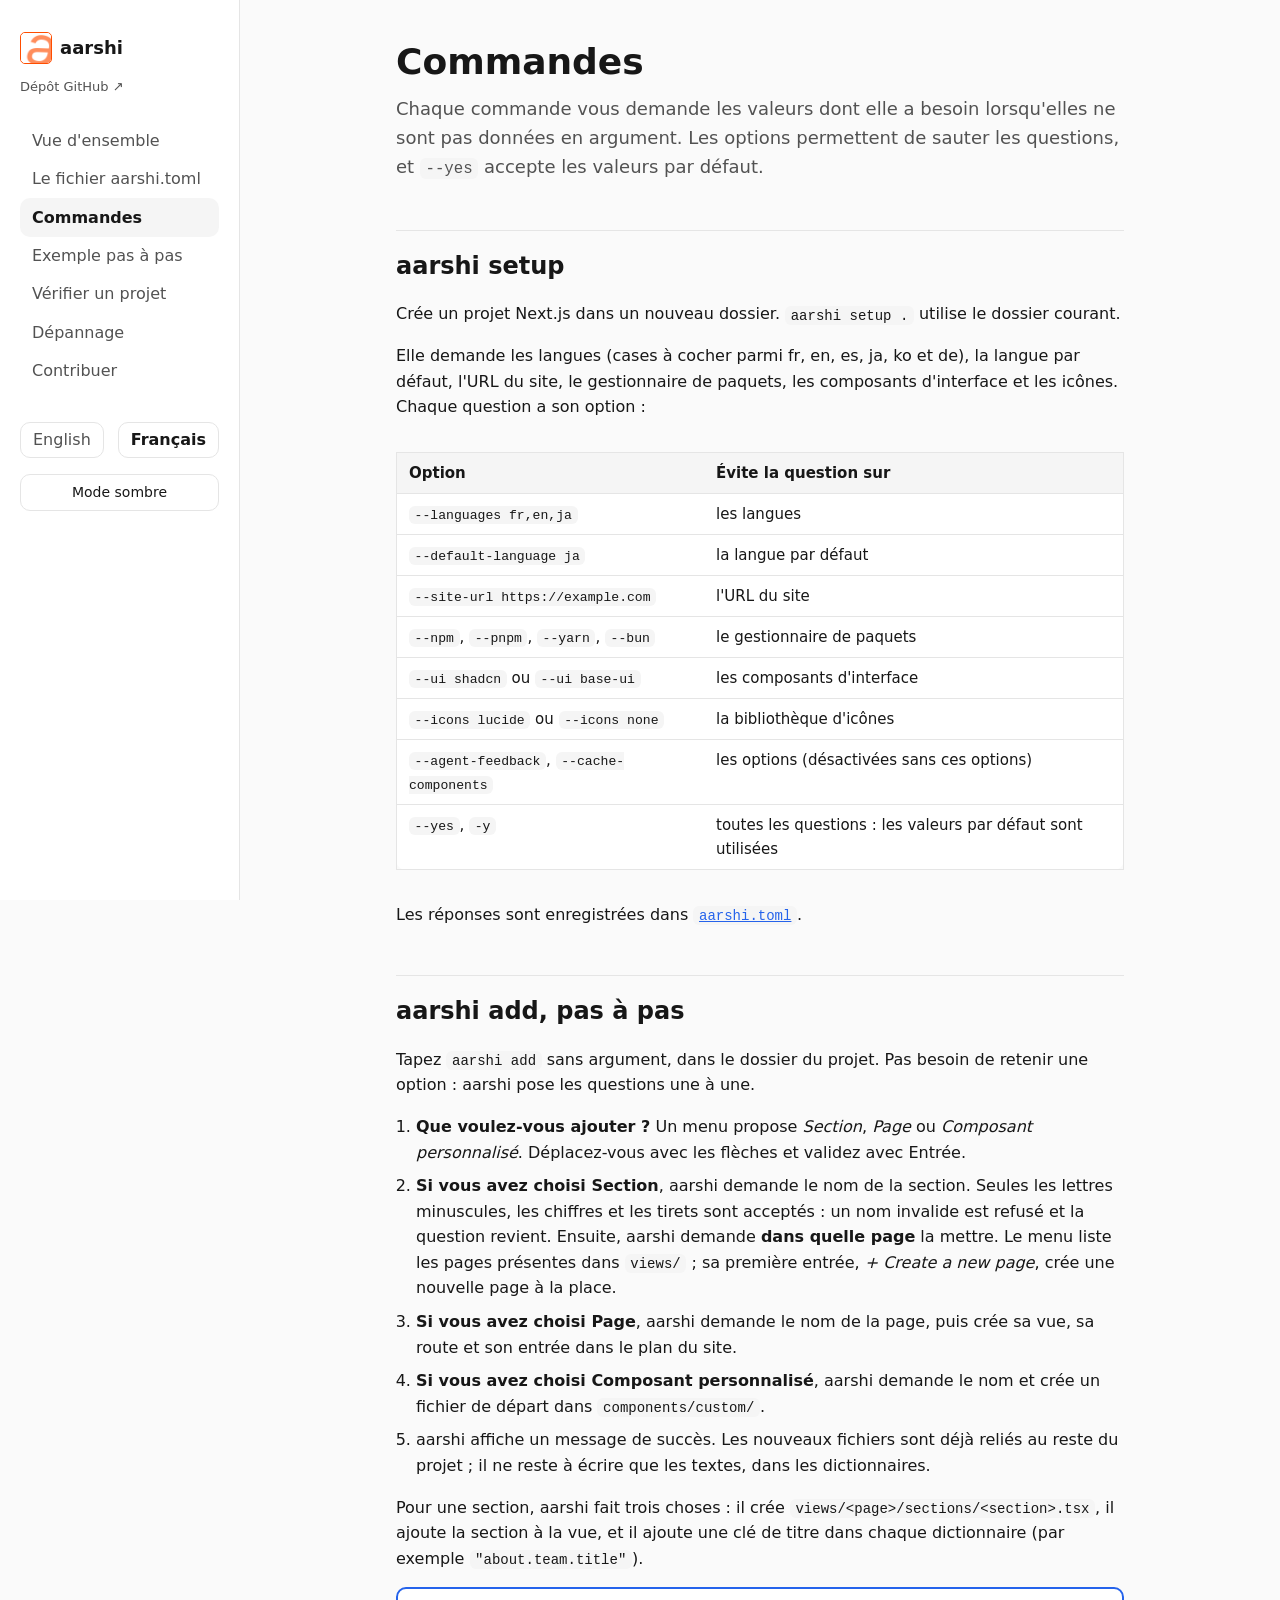
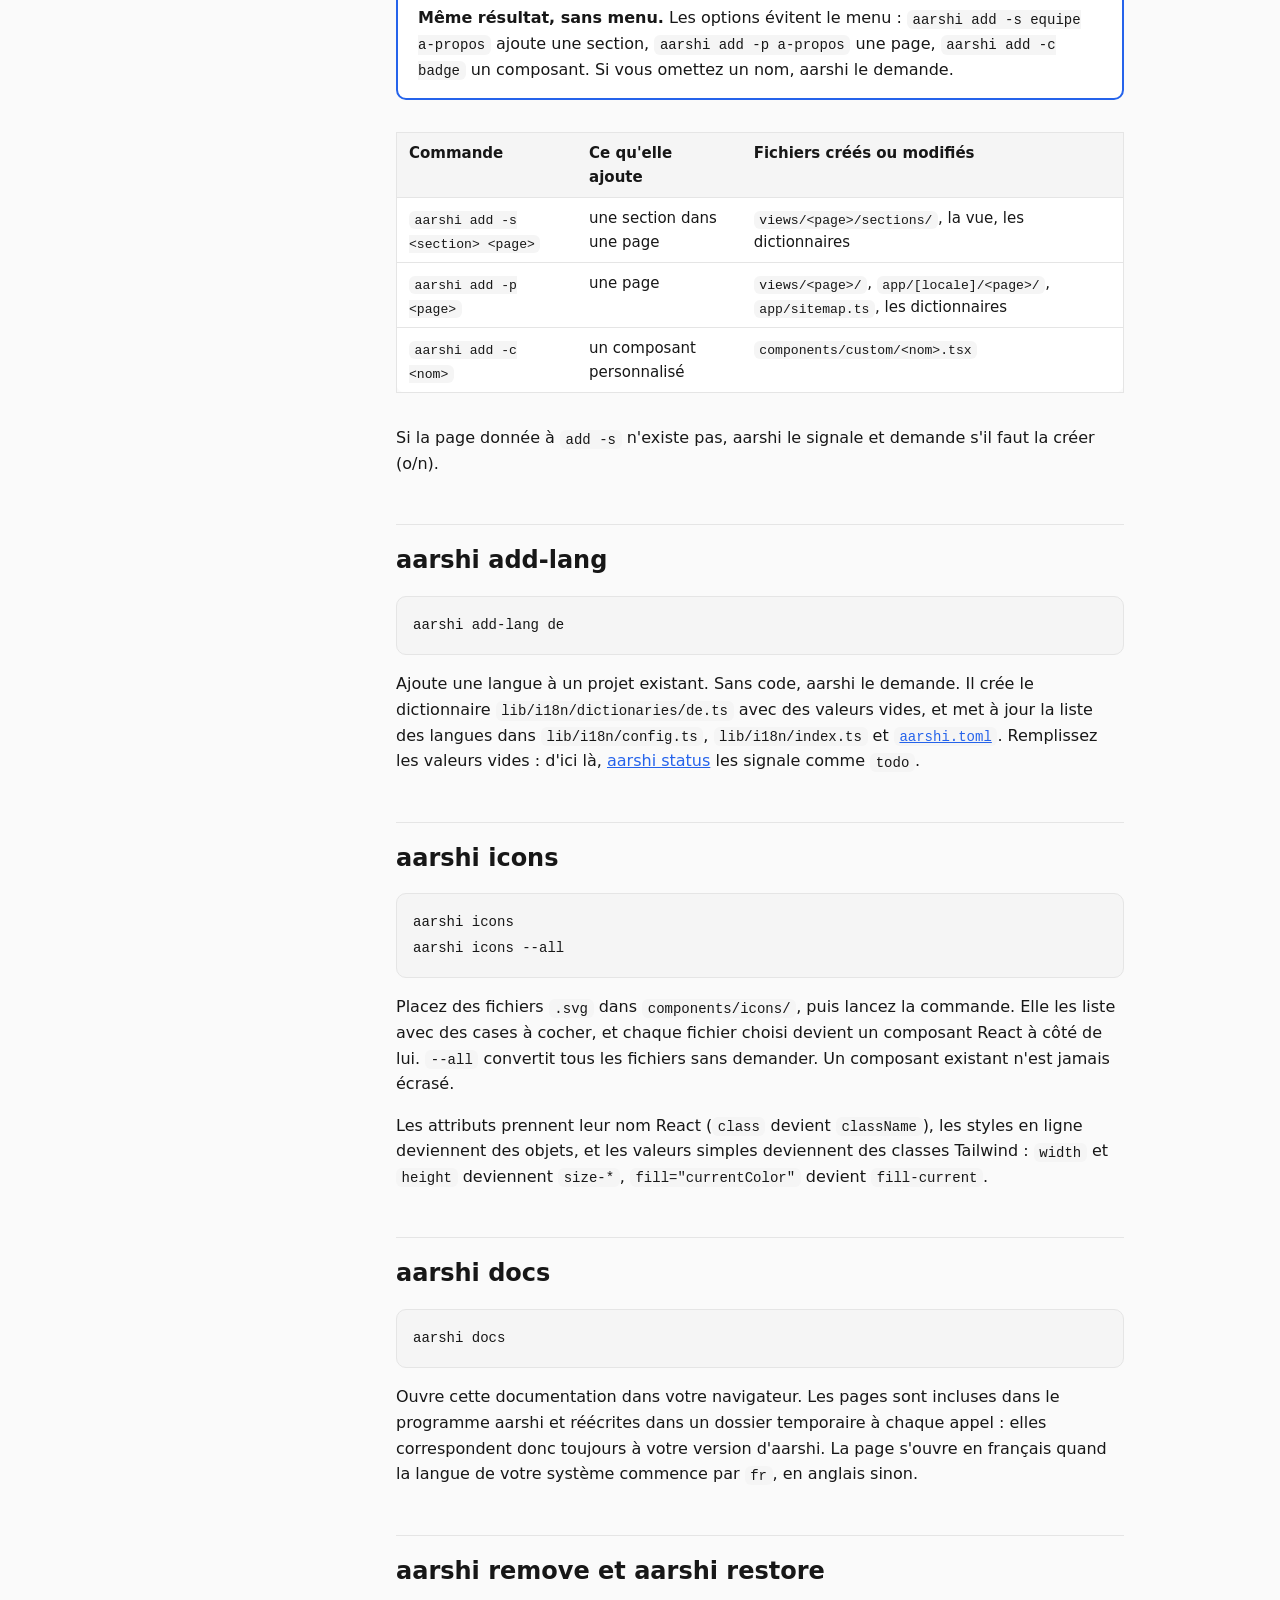
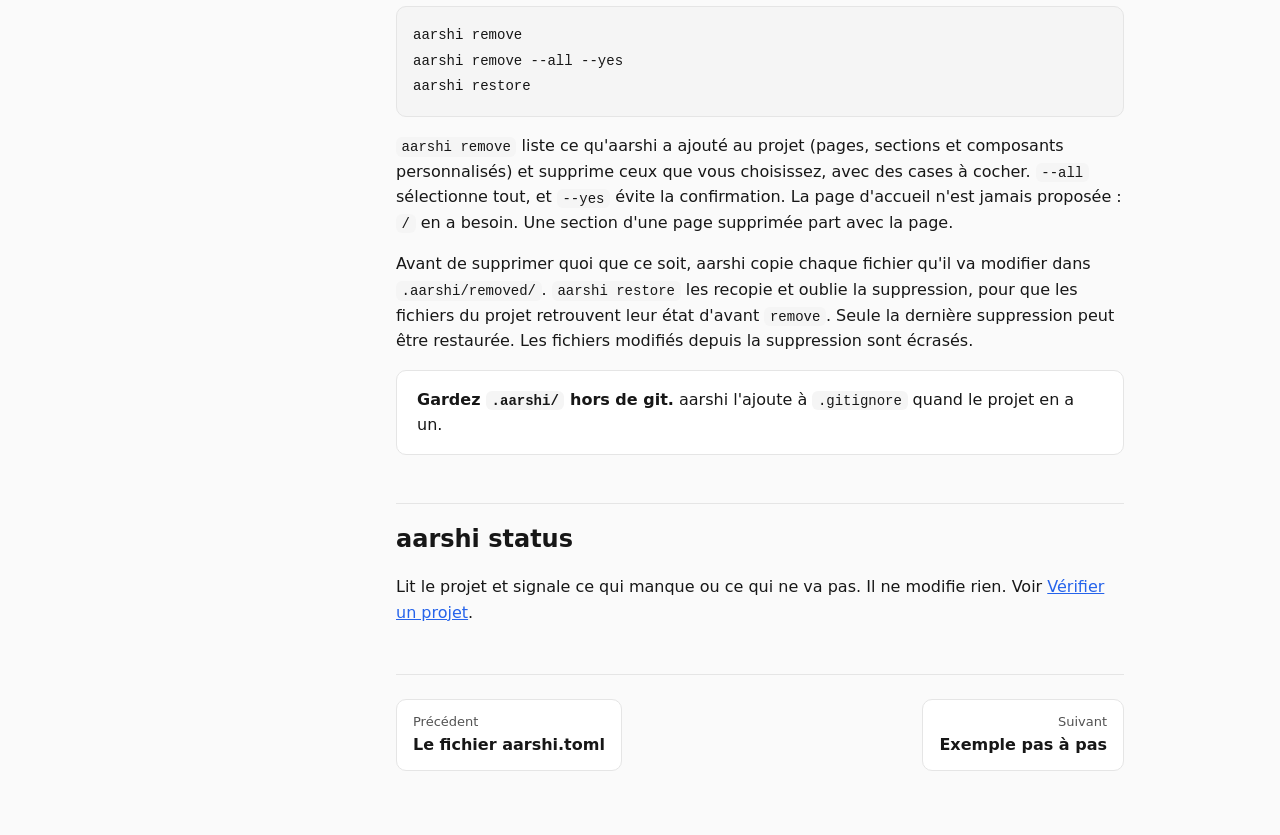
<file: fr/commands.html>
<!doctype html>
<html lang="fr">
<head>
  <meta charset="utf-8">
  <meta name="viewport" content="width=device-width, initial-scale=1">
  <title>Commandes · aarshi</title>
  <link rel="stylesheet" href="../style.css">
  <link rel="icon" type="image/png" href="../icon.png">
  <script>
    (function () {
      document.documentElement.classList.add("js");
      var saved = localStorage.getItem("aarshi-theme");
      if (saved) document.documentElement.dataset.theme = saved;
    })();
  </script>
</head>
<body>
<header class="topbar">
  <a class="topbar-brand" href="index.html"><img src="../icon.png" alt="" width="32" height="32">aarshi</a>
  <button type="button" class="menu-toggle" id="menu-toggle" aria-expanded="false" aria-controls="sidebar" aria-label="Ouvrir le menu"><span class="menu-icon" aria-hidden="true"><span></span><span></span><span></span></span></button>
</header>
<div class="scrim" id="scrim" hidden></div>
<div class="shell">
  <aside class="side" id="sidebar">
    <div class="brand">
      <a href="https://github.com/aaimeraud/aarshi" target="_blank" rel="noopener" title="Dépôt GitHub"><img src="../icon.png" alt="" width="32" height="32">aarshi</a>
      <a class="repo" href="https://github.com/aaimeraud/aarshi" target="_blank" rel="noopener">Dépôt GitHub ↗</a>
    </div>
    <nav aria-label="Documentation">
      <ul>
        <li><a href="index.html">Vue d'ensemble</a></li>
        <li><a href="config.html">Le fichier aarshi.toml</a></li>
        <li><a href="commands.html" aria-current="page">Commandes</a></li>
        <li><a href="workflow.html">Exemple pas à pas</a></li>
        <li><a href="status.html">Vérifier un projet</a></li>
        <li><a href="troubleshooting.html">Dépannage</a></li>
        <li><a href="contributing.html">Contribuer</a></li>
      </ul>
    </nav>
    <nav class="lang" aria-label="Langue">
      <a href="../en/commands.html" hreflang="en" aria-current="false">English</a>
      <a href="../fr/commands.html" hreflang="fr" aria-current="true">Français</a>
    </nav>
    <button type="button" class="theme" id="theme" data-dark="Mode sombre" data-light="Mode clair">Mode sombre</button>
  </aside>
  <main>
<h1>Commandes</h1>
<p class="lead">Chaque commande vous demande les valeurs dont elle a besoin lorsqu'elles ne sont pas données en argument. Les options permettent de sauter les questions, et <code>--yes</code> accepte les valeurs par défaut.</p>

<h2>aarshi setup</h2>
<p>Crée un projet Next.js dans un nouveau dossier. <code>aarshi setup .</code> utilise le dossier courant.</p>
<p>Elle demande les langues (cases à cocher parmi fr, en, es, ja, ko et de), la langue par défaut, l'URL du site, le gestionnaire de paquets, les composants d'interface et les icônes. Chaque question a son option :</p>
<div class="table-wrap">
<table>
  <thead><tr><th>Option</th><th>Évite la question sur</th></tr></thead>
  <tbody>
    <tr><td><code>--languages fr,en,ja</code></td><td>les langues</td></tr>
    <tr><td><code>--default-language ja</code></td><td>la langue par défaut</td></tr>
    <tr><td><code>--site-url https://example.com</code></td><td>l'URL du site</td></tr>
    <tr><td><code>--npm</code>, <code>--pnpm</code>, <code>--yarn</code>, <code>--bun</code></td><td>le gestionnaire de paquets</td></tr>
    <tr><td><code>--ui shadcn</code> ou <code>--ui base-ui</code></td><td>les composants d'interface</td></tr>
    <tr><td><code>--icons lucide</code> ou <code>--icons none</code></td><td>la bibliothèque d'icônes</td></tr>
    <tr><td><code>--agent-feedback</code>, <code>--cache-components</code></td><td>les options (désactivées sans ces options)</td></tr>
    <tr><td><code>--yes</code>, <code>-y</code></td><td>toutes les questions : les valeurs par défaut sont utilisées</td></tr>
  </tbody>
</table>
</div>
<p>Les réponses sont enregistrées dans <a href="config.html"><code>aarshi.toml</code></a>.</p>

<h2 id="add">aarshi add, pas à pas</h2>
<p>Tapez <code>aarshi add</code> sans argument, dans le dossier du projet. Pas besoin de retenir une option : aarshi pose les questions une à une.</p>
<ol class="steps">
  <li><strong>Que voulez-vous ajouter ?</strong> Un menu propose <em>Section</em>, <em>Page</em> ou <em>Composant personnalisé</em>. Déplacez-vous avec les flèches et validez avec Entrée.</li>
  <li><strong>Si vous avez choisi Section</strong>, aarshi demande le nom de la section. Seules les lettres minuscules, les chiffres et les tirets sont acceptés : un nom invalide est refusé et la question revient. Ensuite, aarshi demande <strong>dans quelle page</strong> la mettre. Le menu liste les pages présentes dans <code>views/</code> ; sa première entrée, <em>+ Create a new page</em>, crée une nouvelle page à la place.</li>
  <li><strong>Si vous avez choisi Page</strong>, aarshi demande le nom de la page, puis crée sa vue, sa route et son entrée dans le plan du site.</li>
  <li><strong>Si vous avez choisi Composant personnalisé</strong>, aarshi demande le nom et crée un fichier de départ dans <code>components/custom/</code>.</li>
  <li>aarshi affiche un message de succès. Les nouveaux fichiers sont déjà reliés au reste du projet ; il ne reste à écrire que les textes, dans les dictionnaires.</li>
</ol>
<p>Pour une section, aarshi fait trois choses : il crée <code>views/&lt;page&gt;/sections/&lt;section&gt;.tsx</code>, il ajoute la section à la vue, et il ajoute une clé de titre dans chaque dictionnaire (par exemple <code>"about.team.title"</code>).</p>
<div class="card tip">
  <strong>Même résultat, sans menu.</strong> Les options évitent le menu : <code>aarshi add -s equipe a-propos</code> ajoute une section, <code>aarshi add -p a-propos</code> une page, <code>aarshi add -c badge</code> un composant. Si vous omettez un nom, aarshi le demande.
</div>

<div class="table-wrap">
<table>
  <thead><tr><th>Commande</th><th>Ce qu'elle ajoute</th><th>Fichiers créés ou modifiés</th></tr></thead>
  <tbody>
    <tr><td><code>aarshi add -s &lt;section&gt; &lt;page&gt;</code></td><td>une section dans une page</td><td><code>views/&lt;page&gt;/sections/</code>, la vue, les dictionnaires</td></tr>
    <tr><td><code>aarshi add -p &lt;page&gt;</code></td><td>une page</td><td><code>views/&lt;page&gt;/</code>, <code>app/[locale]/&lt;page&gt;/</code>, <code>app/sitemap.ts</code>, les dictionnaires</td></tr>
    <tr><td><code>aarshi add -c &lt;nom&gt;</code></td><td>un composant personnalisé</td><td><code>components/custom/&lt;nom&gt;.tsx</code></td></tr>
  </tbody>
</table>
</div>
<p>Si la page donnée à <code>add -s</code> n'existe pas, aarshi le signale et demande s'il faut la créer (o/n).</p>

<h2 id="add-lang">aarshi add-lang</h2>
<pre><code>aarshi add-lang de</code></pre>
<p>Ajoute une langue à un projet existant. Sans code, aarshi le demande. Il crée le dictionnaire <code>lib/i18n/dictionaries/de.ts</code> avec des valeurs vides, et met à jour la liste des langues dans <code>lib/i18n/config.ts</code>, <code>lib/i18n/index.ts</code> et <a href="config.html"><code>aarshi.toml</code></a>. Remplissez les valeurs vides : d'ici là, <a href="status.html">aarshi status</a> les signale comme <code>todo</code>.</p>

<h2 id="icons">aarshi icons</h2>
<pre><code>aarshi icons
aarshi icons --all</code></pre>
<p>Placez des fichiers <code>.svg</code> dans <code>components/icons/</code>, puis lancez la commande. Elle les liste avec des cases à cocher, et chaque fichier choisi devient un composant React à côté de lui. <code>--all</code> convertit tous les fichiers sans demander. Un composant existant n'est jamais écrasé.</p>
<p>Les attributs prennent leur nom React (<code>class</code> devient <code>className</code>), les styles en ligne deviennent des objets, et les valeurs simples deviennent des classes Tailwind : <code>width</code> et <code>height</code> deviennent <code>size-*</code>, <code>fill="currentColor"</code> devient <code>fill-current</code>.</p>

<h2 id="docs">aarshi docs</h2>
<pre><code>aarshi docs</code></pre>
<p>Ouvre cette documentation dans votre navigateur. Les pages sont incluses dans le programme aarshi et réécrites dans un dossier temporaire à chaque appel : elles correspondent donc toujours à votre version d'aarshi. La page s'ouvre en français quand la langue de votre système commence par <code>fr</code>, en anglais sinon.</p>

<h2 id="remove">aarshi remove et aarshi restore</h2>
<pre><code>aarshi remove
aarshi remove --all --yes
aarshi restore</code></pre>
<p><code>aarshi remove</code> liste ce qu'aarshi a ajouté au projet (pages, sections et composants personnalisés) et supprime ceux que vous choisissez, avec des cases à cocher. <code>--all</code> sélectionne tout, et <code>--yes</code> évite la confirmation. La page d'accueil n'est jamais proposée : <code>/</code> en a besoin. Une section d'une page supprimée part avec la page.</p>
<p>Avant de supprimer quoi que ce soit, aarshi copie chaque fichier qu'il va modifier dans <code>.aarshi/removed/</code>. <code>aarshi restore</code> les recopie et oublie la suppression, pour que les fichiers du projet retrouvent leur état d'avant <code>remove</code>. Seule la dernière suppression peut être restaurée. Les fichiers modifiés depuis la suppression sont écrasés.</p>
<div class="card">
  <strong>Gardez <code>.aarshi/</code> hors de git.</strong> aarshi l'ajoute à <code>.gitignore</code> quand le projet en a un.
</div>

<h2>aarshi status</h2>
<p>Lit le projet et signale ce qui manque ou ce qui ne va pas. Il ne modifie rien. Voir <a href="status.html">Vérifier un projet</a>.</p>

    <nav class="pager" aria-label="Navigation entre les pages"><a class="prev" href="config.html"><span>Précédent</span>Le fichier aarshi.toml</a><a class="next" href="workflow.html"><span>Suivant</span>Exemple pas à pas</a></nav>
  </main>
</div>
<script src="../site.js"></script>
</body>
</html>
</file>
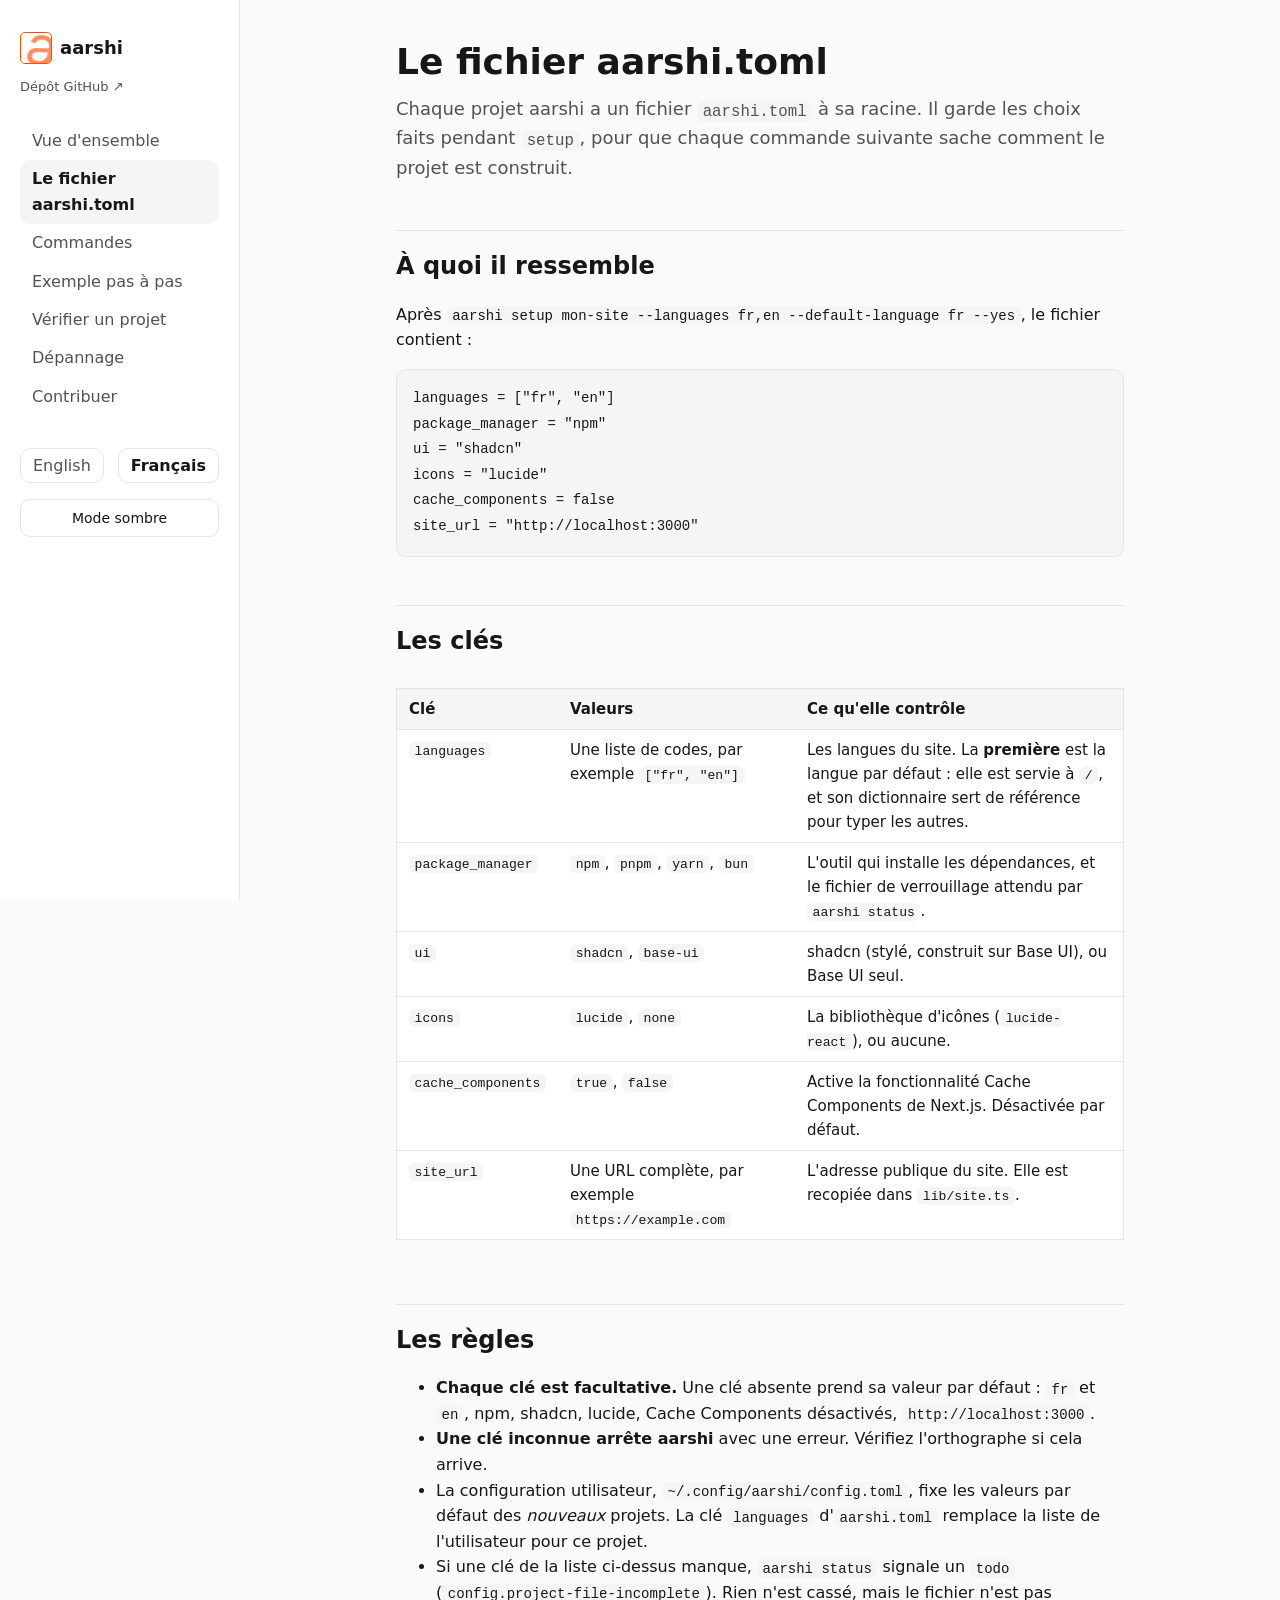
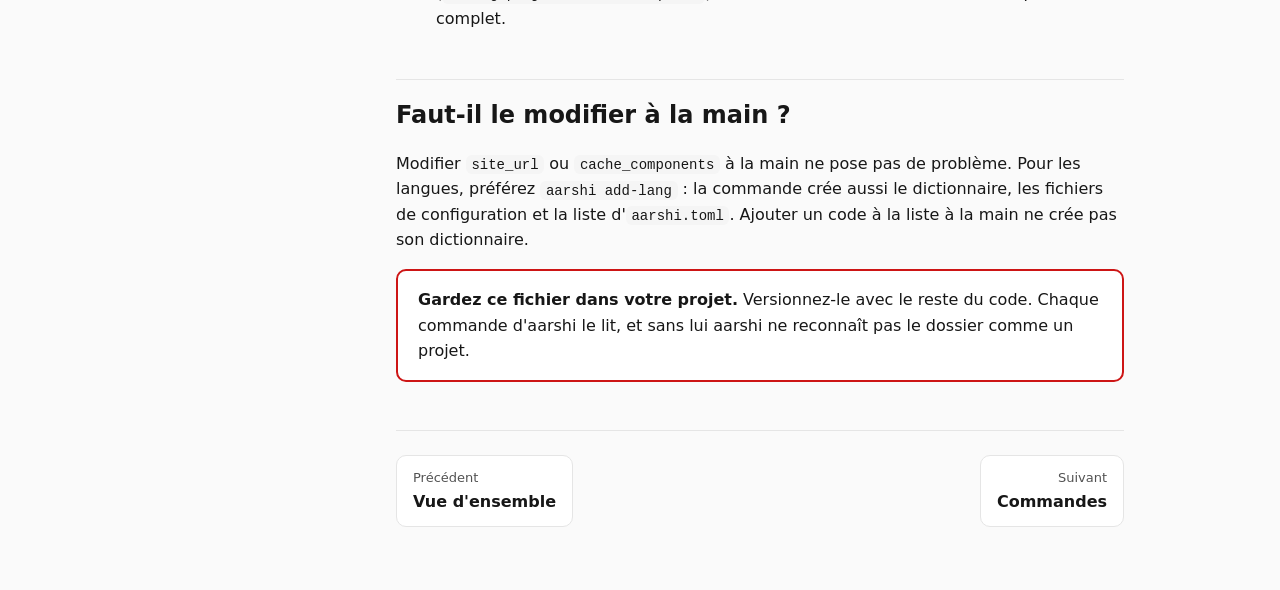
<file: fr/config.html>
<!doctype html>
<html lang="fr">
<head>
  <meta charset="utf-8">
  <meta name="viewport" content="width=device-width, initial-scale=1">
  <title>Le fichier aarshi.toml · aarshi</title>
  <link rel="stylesheet" href="../style.css">
  <link rel="icon" type="image/png" href="../icon.png">
  <script>
    (function () {
      document.documentElement.classList.add("js");
      var saved = localStorage.getItem("aarshi-theme");
      if (saved) document.documentElement.dataset.theme = saved;
    })();
  </script>
</head>
<body>
<header class="topbar">
  <a class="topbar-brand" href="index.html"><img src="../icon.png" alt="" width="32" height="32">aarshi</a>
  <button type="button" class="menu-toggle" id="menu-toggle" aria-expanded="false" aria-controls="sidebar" aria-label="Ouvrir le menu"><span class="menu-icon" aria-hidden="true"><span></span><span></span><span></span></span></button>
</header>
<div class="scrim" id="scrim" hidden></div>
<div class="shell">
  <aside class="side" id="sidebar">
    <div class="brand">
      <a href="https://github.com/aaimeraud/aarshi" target="_blank" rel="noopener" title="Dépôt GitHub"><img src="../icon.png" alt="" width="32" height="32">aarshi</a>
      <a class="repo" href="https://github.com/aaimeraud/aarshi" target="_blank" rel="noopener">Dépôt GitHub ↗</a>
    </div>
    <nav aria-label="Documentation">
      <ul>
        <li><a href="index.html">Vue d'ensemble</a></li>
        <li><a href="config.html" aria-current="page">Le fichier aarshi.toml</a></li>
        <li><a href="commands.html">Commandes</a></li>
        <li><a href="workflow.html">Exemple pas à pas</a></li>
        <li><a href="status.html">Vérifier un projet</a></li>
        <li><a href="troubleshooting.html">Dépannage</a></li>
        <li><a href="contributing.html">Contribuer</a></li>
      </ul>
    </nav>
    <nav class="lang" aria-label="Langue">
      <a href="../en/config.html" hreflang="en" aria-current="false">English</a>
      <a href="../fr/config.html" hreflang="fr" aria-current="true">Français</a>
    </nav>
    <button type="button" class="theme" id="theme" data-dark="Mode sombre" data-light="Mode clair">Mode sombre</button>
  </aside>
  <main>
<h1>Le fichier aarshi.toml</h1>
<p class="lead">Chaque projet aarshi a un fichier <code>aarshi.toml</code> à sa racine. Il garde les choix faits pendant <code>setup</code>, pour que chaque commande suivante sache comment le projet est construit.</p>

<h2>À quoi il ressemble</h2>
<p>Après <code>aarshi setup mon-site --languages fr,en --default-language fr --yes</code>, le fichier contient :</p>
<pre><code>languages = ["fr", "en"]
package_manager = "npm"
ui = "shadcn"
icons = "lucide"
cache_components = false
site_url = "http://localhost:3000"</code></pre>

<h2>Les clés</h2>
<div class="table-wrap">
<table>
  <thead>
    <tr><th>Clé</th><th>Valeurs</th><th>Ce qu'elle contrôle</th></tr>
  </thead>
  <tbody>
    <tr>
      <td><code>languages</code></td>
      <td>Une liste de codes, par exemple <code>["fr", "en"]</code></td>
      <td>Les langues du site. La <strong>première</strong> est la langue par défaut : elle est servie à <code>/</code>, et son dictionnaire sert de référence pour typer les autres.</td>
    </tr>
    <tr>
      <td><code>package_manager</code></td>
      <td><code>npm</code>, <code>pnpm</code>, <code>yarn</code>, <code>bun</code></td>
      <td>L'outil qui installe les dépendances, et le fichier de verrouillage attendu par <code>aarshi status</code>.</td>
    </tr>
    <tr>
      <td><code>ui</code></td>
      <td><code>shadcn</code>, <code>base-ui</code></td>
      <td>shadcn (stylé, construit sur Base UI), ou Base UI seul.</td>
    </tr>
    <tr>
      <td><code>icons</code></td>
      <td><code>lucide</code>, <code>none</code></td>
      <td>La bibliothèque d'icônes (<code>lucide-react</code>), ou aucune.</td>
    </tr>
    <tr>
      <td><code>cache_components</code></td>
      <td><code>true</code>, <code>false</code></td>
      <td>Active la fonctionnalité Cache Components de Next.js. Désactivée par défaut.</td>
    </tr>
    <tr>
      <td><code>site_url</code></td>
      <td>Une URL complète, par exemple <code>https://example.com</code></td>
      <td>L'adresse publique du site. Elle est recopiée dans <code>lib/site.ts</code>.</td>
    </tr>
  </tbody>
</table>
</div>

<h2>Les règles</h2>
<ul>
  <li><strong>Chaque clé est facultative.</strong> Une clé absente prend sa valeur par défaut : <code>fr</code> et <code>en</code>, npm, shadcn, lucide, Cache Components désactivés, <code>http://localhost:3000</code>.</li>
  <li><strong>Une clé inconnue arrête aarshi</strong> avec une erreur. Vérifiez l'orthographe si cela arrive.</li>
  <li>La configuration utilisateur, <code>~/.config/aarshi/config.toml</code>, fixe les valeurs par défaut des <em>nouveaux</em> projets. La clé <code>languages</code> d'<code>aarshi.toml</code> remplace la liste de l'utilisateur pour ce projet.</li>
  <li>Si une clé de la liste ci-dessus manque, <code>aarshi status</code> signale un <code>todo</code> (<code>config.project-file-incomplete</code>). Rien n'est cassé, mais le fichier n'est pas complet.</li>
</ul>

<h2>Faut-il le modifier à la main ?</h2>
<p>Modifier <code>site_url</code> ou <code>cache_components</code> à la main ne pose pas de problème. Pour les langues, préférez <code>aarshi add-lang</code> : la commande crée aussi le dictionnaire, les fichiers de configuration et la liste d'<code>aarshi.toml</code>. Ajouter un code à la liste à la main ne crée pas son dictionnaire.</p>
<div class="card must">
  <strong>Gardez ce fichier dans votre projet.</strong> Versionnez-le avec le reste du code. Chaque commande d'aarshi le lit, et sans lui aarshi ne reconnaît pas le dossier comme un projet.
</div>

    <nav class="pager" aria-label="Navigation entre les pages"><a class="prev" href="index.html"><span>Précédent</span>Vue d'ensemble</a><a class="next" href="commands.html"><span>Suivant</span>Commandes</a></nav>
  </main>
</div>
<script src="../site.js"></script>
</body>
</html>
</file>
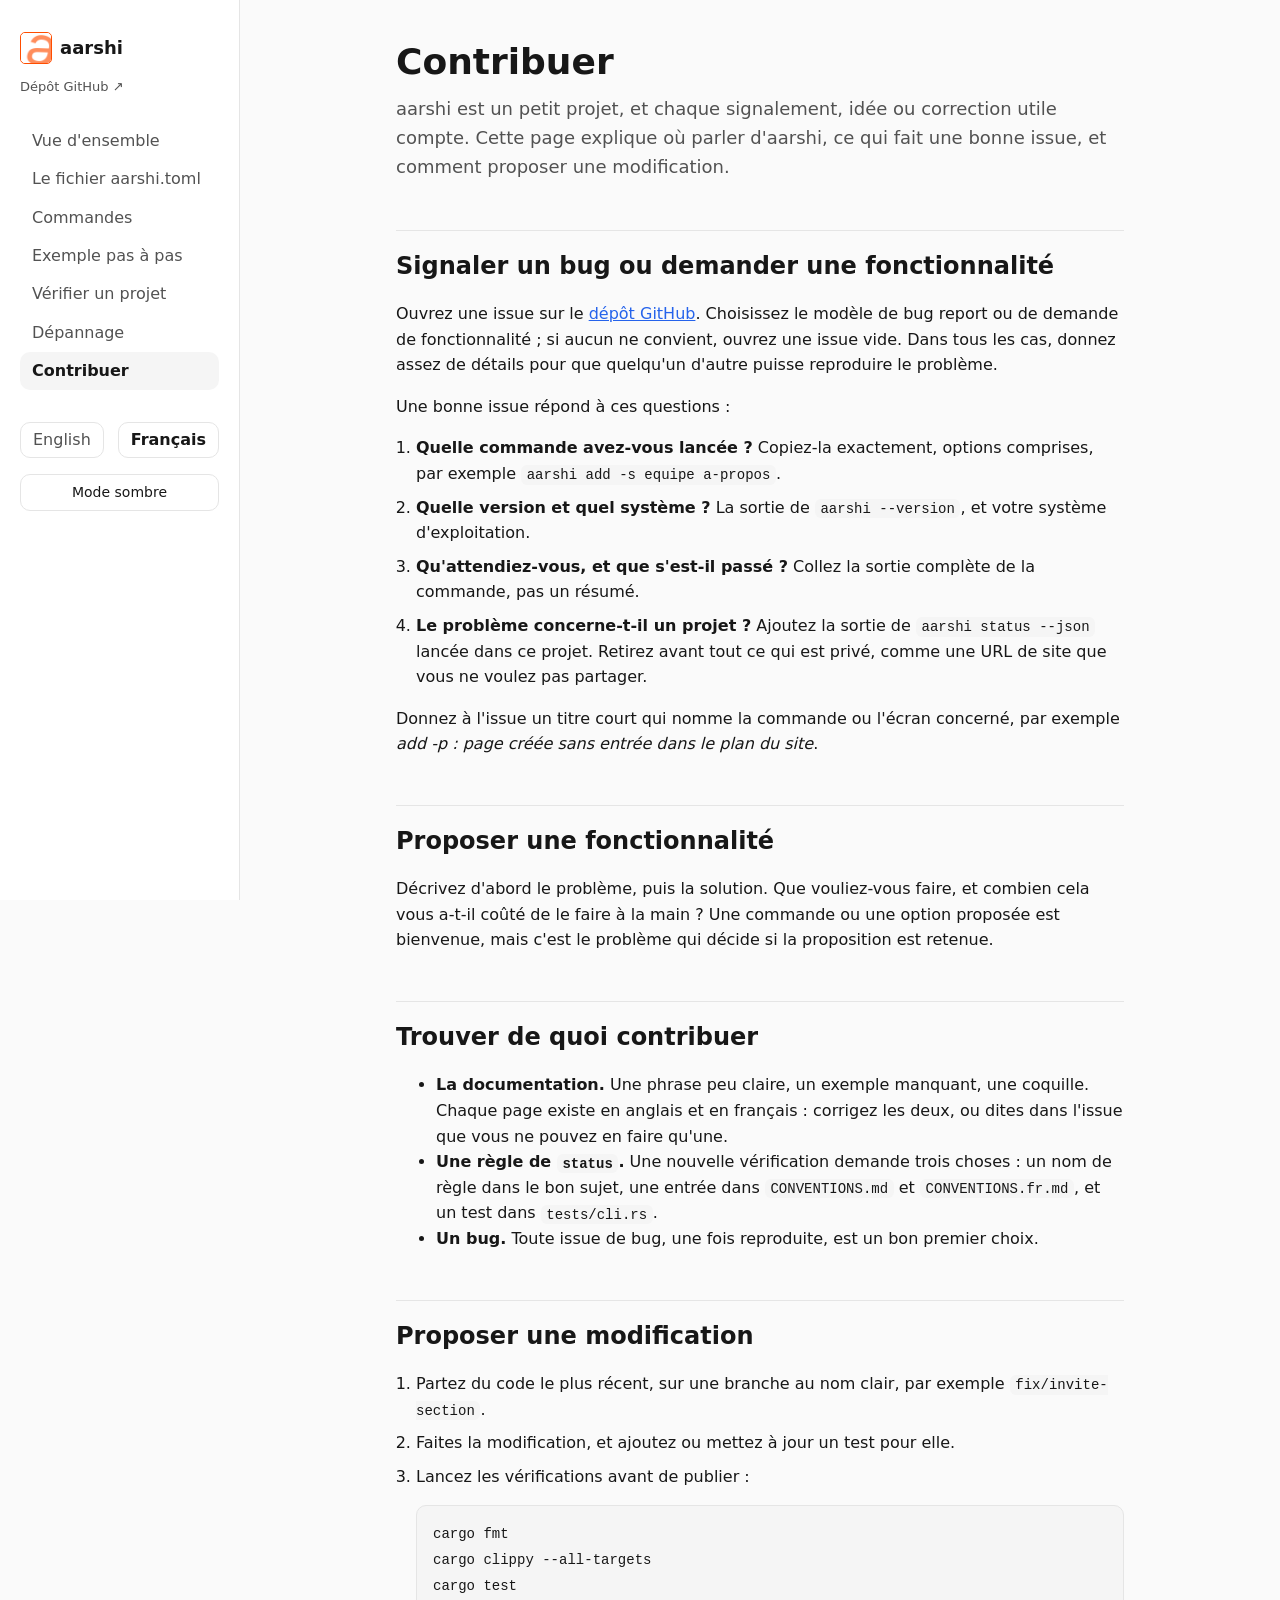
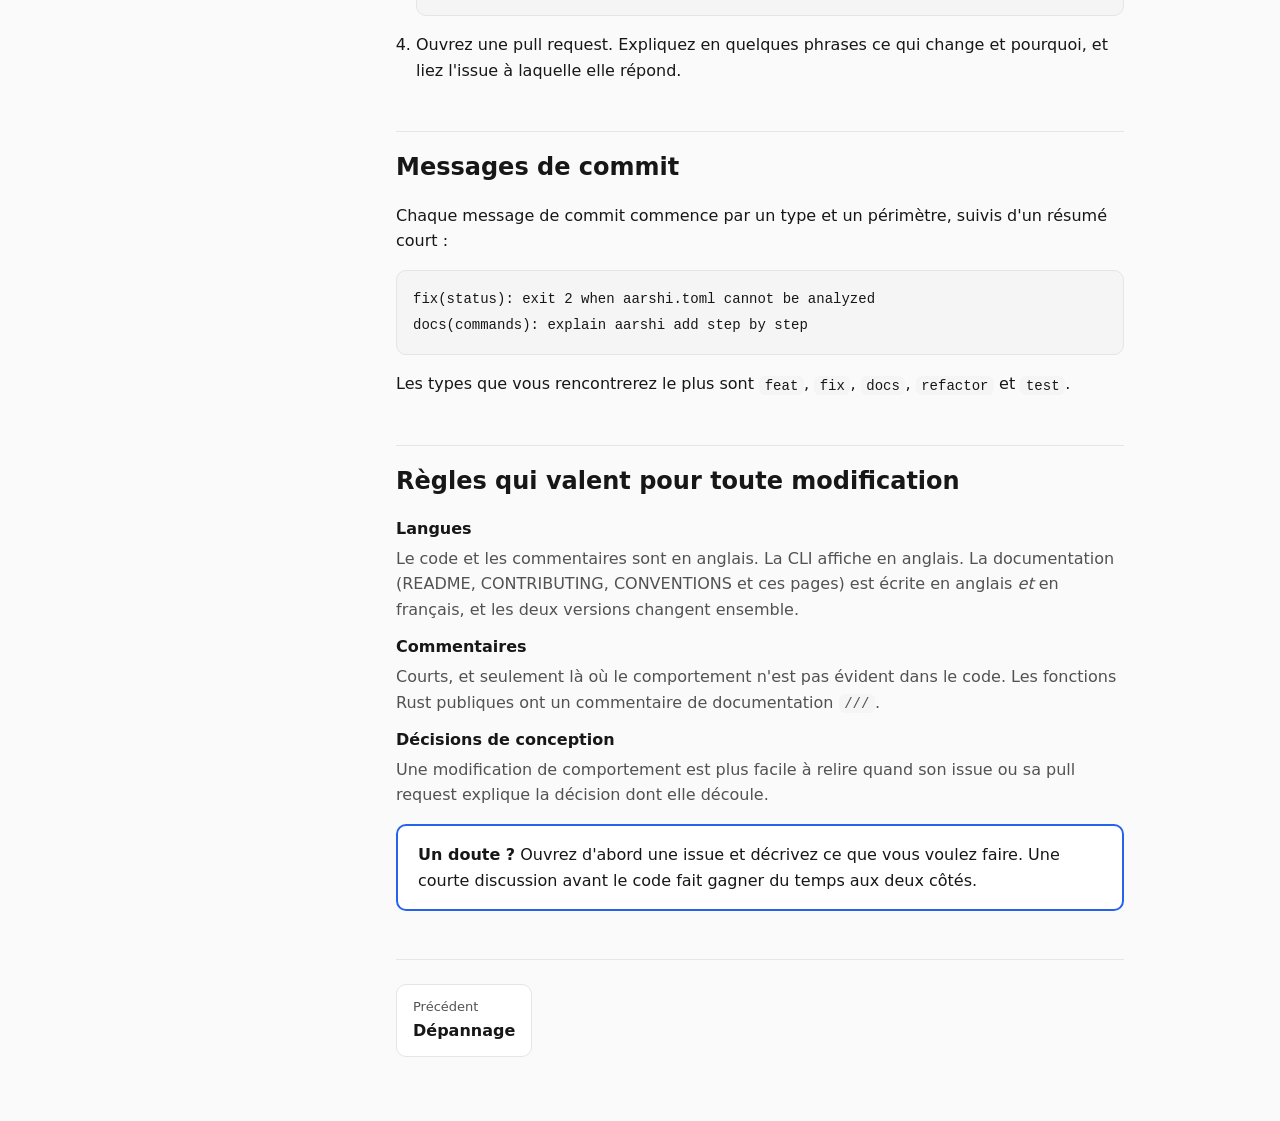
<file: fr/contributing.html>
<!doctype html>
<html lang="fr">
<head>
  <meta charset="utf-8">
  <meta name="viewport" content="width=device-width, initial-scale=1">
  <title>Contribuer · aarshi</title>
  <link rel="stylesheet" href="../style.css">
  <link rel="icon" type="image/png" href="../icon.png">
  <script>
    (function () {
      document.documentElement.classList.add("js");
      var saved = localStorage.getItem("aarshi-theme");
      if (saved) document.documentElement.dataset.theme = saved;
    })();
  </script>
</head>
<body>
<header class="topbar">
  <a class="topbar-brand" href="index.html"><img src="../icon.png" alt="" width="32" height="32">aarshi</a>
  <button type="button" class="menu-toggle" id="menu-toggle" aria-expanded="false" aria-controls="sidebar" aria-label="Ouvrir le menu"><span class="menu-icon" aria-hidden="true"><span></span><span></span><span></span></span></button>
</header>
<div class="scrim" id="scrim" hidden></div>
<div class="shell">
  <aside class="side" id="sidebar">
    <div class="brand">
      <a href="https://github.com/aaimeraud/aarshi" target="_blank" rel="noopener" title="Dépôt GitHub"><img src="../icon.png" alt="" width="32" height="32">aarshi</a>
      <a class="repo" href="https://github.com/aaimeraud/aarshi" target="_blank" rel="noopener">Dépôt GitHub ↗</a>
    </div>
    <nav aria-label="Documentation">
      <ul>
        <li><a href="index.html">Vue d'ensemble</a></li>
        <li><a href="config.html">Le fichier aarshi.toml</a></li>
        <li><a href="commands.html">Commandes</a></li>
        <li><a href="workflow.html">Exemple pas à pas</a></li>
        <li><a href="status.html">Vérifier un projet</a></li>
        <li><a href="troubleshooting.html">Dépannage</a></li>
        <li><a href="contributing.html" aria-current="page">Contribuer</a></li>
      </ul>
    </nav>
    <nav class="lang" aria-label="Langue">
      <a href="../en/contributing.html" hreflang="en" aria-current="false">English</a>
      <a href="../fr/contributing.html" hreflang="fr" aria-current="true">Français</a>
    </nav>
    <button type="button" class="theme" id="theme" data-dark="Mode sombre" data-light="Mode clair">Mode sombre</button>
  </aside>
  <main>
<h1>Contribuer</h1>
<p class="lead">aarshi est un petit projet, et chaque signalement, idée ou correction utile compte. Cette page explique où parler d'aarshi, ce qui fait une bonne issue, et comment proposer une modification.</p>

<h2>Signaler un bug ou demander une fonctionnalité</h2>
<p>Ouvrez une issue sur le <a href="https://github.com/aaimeraud/aarshi/issues">dépôt GitHub</a>. Choisissez le modèle de bug report ou de demande de fonctionnalité ; si aucun ne convient, ouvrez une issue vide. Dans tous les cas, donnez assez de détails pour que quelqu'un d'autre puisse reproduire le problème.</p>
<p>Une bonne issue répond à ces questions :</p>
<ol class="steps">
  <li><strong>Quelle commande avez-vous lancée ?</strong> Copiez-la exactement, options comprises, par exemple <code>aarshi add -s equipe a-propos</code>.</li>
  <li><strong>Quelle version et quel système ?</strong> La sortie de <code>aarshi --version</code>, et votre système d'exploitation.</li>
  <li><strong>Qu'attendiez-vous, et que s'est-il passé ?</strong> Collez la sortie complète de la commande, pas un résumé.</li>
  <li><strong>Le problème concerne-t-il un projet ?</strong> Ajoutez la sortie de <code>aarshi status --json</code> lancée dans ce projet. Retirez avant tout ce qui est privé, comme une URL de site que vous ne voulez pas partager.</li>
</ol>
<p>Donnez à l'issue un titre court qui nomme la commande ou l'écran concerné, par exemple <em>add -p : page créée sans entrée dans le plan du site</em>.</p>

<h2>Proposer une fonctionnalité</h2>
<p>Décrivez d'abord le problème, puis la solution. Que vouliez-vous faire, et combien cela vous a-t-il coûté de le faire à la main ? Une commande ou une option proposée est bienvenue, mais c'est le problème qui décide si la proposition est retenue.</p>

<h2>Trouver de quoi contribuer</h2>
<ul>
  <li><strong>La documentation.</strong> Une phrase peu claire, un exemple manquant, une coquille. Chaque page existe en anglais et en français : corrigez les deux, ou dites dans l'issue que vous ne pouvez en faire qu'une.</li>
  <li><strong>Une règle de <code>status</code>.</strong> Une nouvelle vérification demande trois choses : un nom de règle dans le bon sujet, une entrée dans <code>CONVENTIONS.md</code> et <code>CONVENTIONS.fr.md</code>, et un test dans <code>tests/cli.rs</code>.</li>
  <li><strong>Un bug.</strong> Toute issue de bug, une fois reproduite, est un bon premier choix.</li>
</ul>

<h2>Proposer une modification</h2>
<ol class="steps">
  <li>Partez du code le plus récent, sur une branche au nom clair, par exemple <code>fix/invite-section</code>.</li>
  <li>Faites la modification, et ajoutez ou mettez à jour un test pour elle.</li>
  <li>Lancez les vérifications avant de publier :
    <pre><code>cargo fmt
cargo clippy --all-targets
cargo test</code></pre>
  </li>
  <li>Ouvrez une pull request. Expliquez en quelques phrases ce qui change et pourquoi, et liez l'issue à laquelle elle répond.</li>
</ol>

<h2>Messages de commit</h2>
<p>Chaque message de commit commence par un type et un périmètre, suivis d'un résumé court :</p>
<pre><code>fix(status): exit 2 when aarshi.toml cannot be analyzed
docs(commands): explain aarshi add step by step</code></pre>
<p>Les types que vous rencontrerez le plus sont <code>feat</code>, <code>fix</code>, <code>docs</code>, <code>refactor</code> et <code>test</code>.</p>

<h2>Règles qui valent pour toute modification</h2>
<dl>
  <dt>Langues</dt>
  <dd>Le code et les commentaires sont en anglais. La CLI affiche en anglais. La documentation (README, CONTRIBUTING, CONVENTIONS et ces pages) est écrite en anglais <em>et</em> en français, et les deux versions changent ensemble.</dd>
  <dt>Commentaires</dt>
  <dd>Courts, et seulement là où le comportement n'est pas évident dans le code. Les fonctions Rust publiques ont un commentaire de documentation <code>///</code>.</dd>
  <dt>Décisions de conception</dt>
  <dd>Une modification de comportement est plus facile à relire quand son issue ou sa pull request explique la décision dont elle découle.</dd>
</dl>

<div class="card tip">
  <strong>Un doute ?</strong> Ouvrez d'abord une issue et décrivez ce que vous voulez faire. Une courte discussion avant le code fait gagner du temps aux deux côtés.
</div>

    <nav class="pager" aria-label="Navigation entre les pages"><a class="prev" href="troubleshooting.html"><span>Précédent</span>Dépannage</a></nav>
  </main>
</div>
<script src="../site.js"></script>
</body>
</html>
</file>
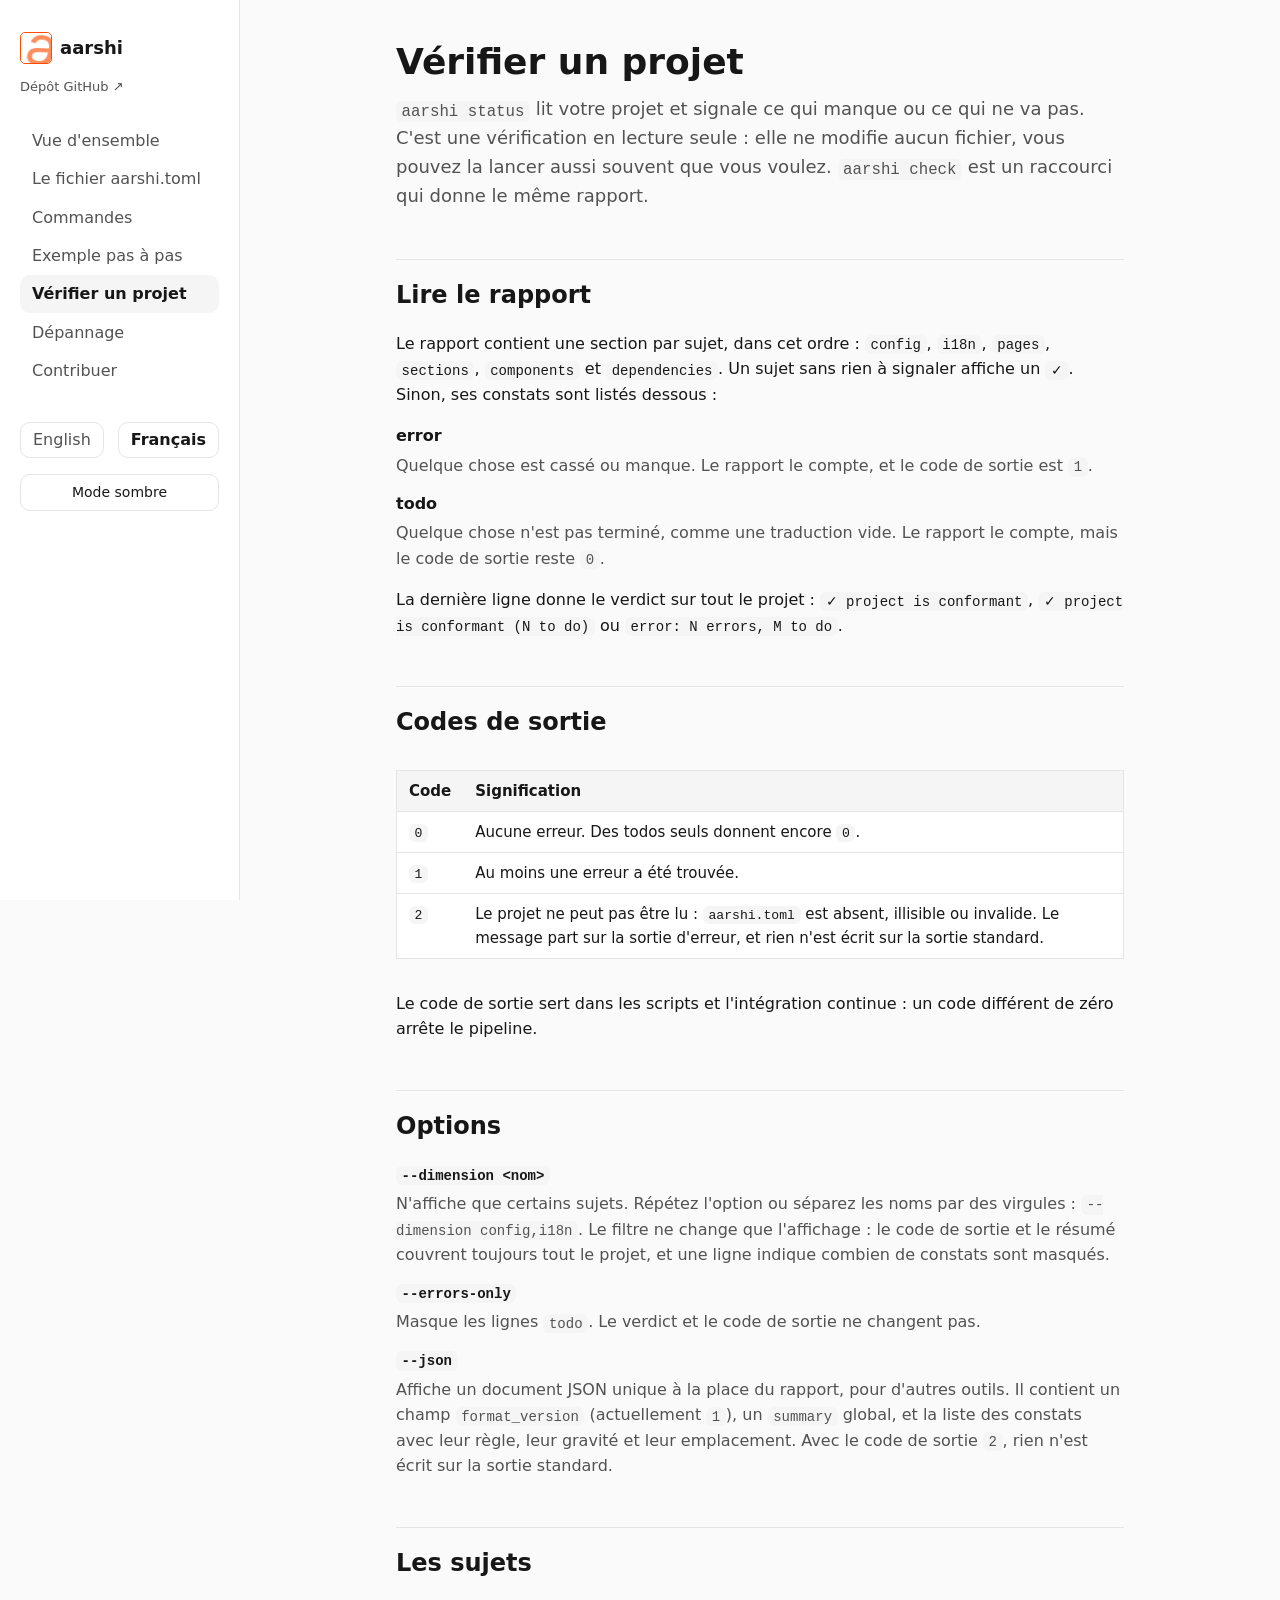
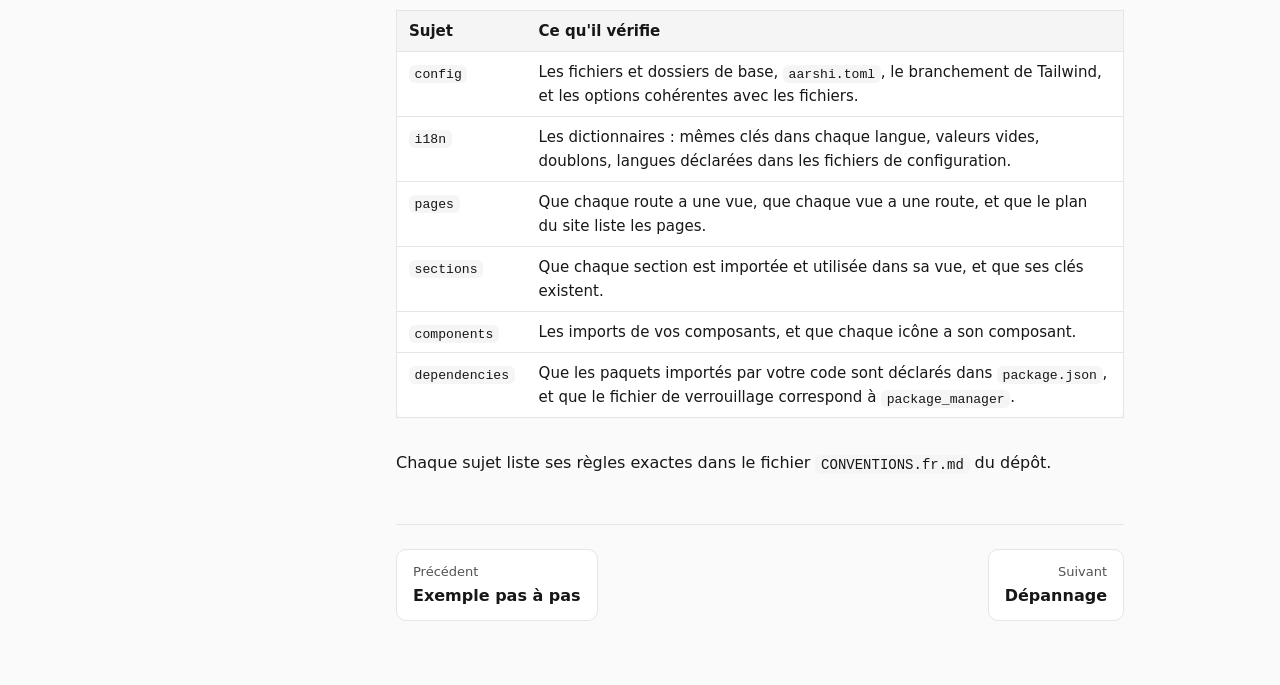
<file: fr/status.html>
<!doctype html>
<html lang="fr">
<head>
  <meta charset="utf-8">
  <meta name="viewport" content="width=device-width, initial-scale=1">
  <title>Vérifier un projet · aarshi</title>
  <link rel="stylesheet" href="../style.css">
  <link rel="icon" type="image/png" href="../icon.png">
  <script>
    (function () {
      document.documentElement.classList.add("js");
      var saved = localStorage.getItem("aarshi-theme");
      if (saved) document.documentElement.dataset.theme = saved;
    })();
  </script>
</head>
<body>
<header class="topbar">
  <a class="topbar-brand" href="index.html"><img src="../icon.png" alt="" width="32" height="32">aarshi</a>
  <button type="button" class="menu-toggle" id="menu-toggle" aria-expanded="false" aria-controls="sidebar" aria-label="Ouvrir le menu"><span class="menu-icon" aria-hidden="true"><span></span><span></span><span></span></span></button>
</header>
<div class="scrim" id="scrim" hidden></div>
<div class="shell">
  <aside class="side" id="sidebar">
    <div class="brand">
      <a href="https://github.com/aaimeraud/aarshi" target="_blank" rel="noopener" title="Dépôt GitHub"><img src="../icon.png" alt="" width="32" height="32">aarshi</a>
      <a class="repo" href="https://github.com/aaimeraud/aarshi" target="_blank" rel="noopener">Dépôt GitHub ↗</a>
    </div>
    <nav aria-label="Documentation">
      <ul>
        <li><a href="index.html">Vue d'ensemble</a></li>
        <li><a href="config.html">Le fichier aarshi.toml</a></li>
        <li><a href="commands.html">Commandes</a></li>
        <li><a href="workflow.html">Exemple pas à pas</a></li>
        <li><a href="status.html" aria-current="page">Vérifier un projet</a></li>
        <li><a href="troubleshooting.html">Dépannage</a></li>
        <li><a href="contributing.html">Contribuer</a></li>
      </ul>
    </nav>
    <nav class="lang" aria-label="Langue">
      <a href="../en/status.html" hreflang="en" aria-current="false">English</a>
      <a href="../fr/status.html" hreflang="fr" aria-current="true">Français</a>
    </nav>
    <button type="button" class="theme" id="theme" data-dark="Mode sombre" data-light="Mode clair">Mode sombre</button>
  </aside>
  <main>
<h1>Vérifier un projet</h1>
<p class="lead"><code>aarshi status</code> lit votre projet et signale ce qui manque ou ce qui ne va pas. C'est une vérification en lecture seule : elle ne modifie aucun fichier, vous pouvez la lancer aussi souvent que vous voulez. <code>aarshi check</code> est un raccourci qui donne le même rapport.</p>

<h2>Lire le rapport</h2>
<p>Le rapport contient une section par sujet, dans cet ordre : <code>config</code>, <code>i18n</code>, <code>pages</code>, <code>sections</code>, <code>components</code> et <code>dependencies</code>. Un sujet sans rien à signaler affiche un <code>✓</code>. Sinon, ses constats sont listés dessous :</p>
<dl>
  <dt>error</dt>
  <dd>Quelque chose est cassé ou manque. Le rapport le compte, et le code de sortie est <code>1</code>.</dd>
  <dt>todo</dt>
  <dd>Quelque chose n'est pas terminé, comme une traduction vide. Le rapport le compte, mais le code de sortie reste <code>0</code>.</dd>
</dl>
<p>La dernière ligne donne le verdict sur tout le projet : <code>✓ project is conformant</code>, <code>✓ project is conformant (N to do)</code> ou <code>error: N errors, M to do</code>.</p>

<h2>Codes de sortie</h2>
<div class="table-wrap">
<table>
  <thead><tr><th>Code</th><th>Signification</th></tr></thead>
  <tbody>
    <tr><td><code>0</code></td><td>Aucune erreur. Des todos seuls donnent encore <code>0</code>.</td></tr>
    <tr><td><code>1</code></td><td>Au moins une erreur a été trouvée.</td></tr>
    <tr><td><code>2</code></td><td>Le projet ne peut pas être lu : <code>aarshi.toml</code> est absent, illisible ou invalide. Le message part sur la sortie d'erreur, et rien n'est écrit sur la sortie standard.</td></tr>
  </tbody>
</table>
</div>
<p>Le code de sortie sert dans les scripts et l'intégration continue : un code différent de zéro arrête le pipeline.</p>

<h2>Options</h2>
<dl>
  <dt><code>--dimension &lt;nom&gt;</code></dt>
  <dd>N'affiche que certains sujets. Répétez l'option ou séparez les noms par des virgules : <code>--dimension config,i18n</code>. Le filtre ne change que l'affichage : le code de sortie et le résumé couvrent toujours tout le projet, et une ligne indique combien de constats sont masqués.</dd>
  <dt><code>--errors-only</code></dt>
  <dd>Masque les lignes <code>todo</code>. Le verdict et le code de sortie ne changent pas.</dd>
  <dt><code>--json</code></dt>
  <dd>Affiche un document JSON unique à la place du rapport, pour d'autres outils. Il contient un champ <code>format_version</code> (actuellement <code>1</code>), un <code>summary</code> global, et la liste des constats avec leur règle, leur gravité et leur emplacement. Avec le code de sortie <code>2</code>, rien n'est écrit sur la sortie standard.</dd>
</dl>

<h2>Les sujets</h2>
<div class="table-wrap">
<table>
  <thead><tr><th>Sujet</th><th>Ce qu'il vérifie</th></tr></thead>
  <tbody>
    <tr><td><code>config</code></td><td>Les fichiers et dossiers de base, <code>aarshi.toml</code>, le branchement de Tailwind, et les options cohérentes avec les fichiers.</td></tr>
    <tr><td><code>i18n</code></td><td>Les dictionnaires : mêmes clés dans chaque langue, valeurs vides, doublons, langues déclarées dans les fichiers de configuration.</td></tr>
    <tr><td><code>pages</code></td><td>Que chaque route a une vue, que chaque vue a une route, et que le plan du site liste les pages.</td></tr>
    <tr><td><code>sections</code></td><td>Que chaque section est importée et utilisée dans sa vue, et que ses clés existent.</td></tr>
    <tr><td><code>components</code></td><td>Les imports de vos composants, et que chaque icône a son composant.</td></tr>
    <tr><td><code>dependencies</code></td><td>Que les paquets importés par votre code sont déclarés dans <code>package.json</code>, et que le fichier de verrouillage correspond à <code>package_manager</code>.</td></tr>
  </tbody>
</table>
</div>
<p>Chaque sujet liste ses règles exactes dans le fichier <code>CONVENTIONS.fr.md</code> du dépôt.</p>

    <nav class="pager" aria-label="Navigation entre les pages"><a class="prev" href="workflow.html"><span>Précédent</span>Exemple pas à pas</a><a class="next" href="troubleshooting.html"><span>Suivant</span>Dépannage</a></nav>
  </main>
</div>
<script src="../site.js"></script>
</body>
</html>
</file>
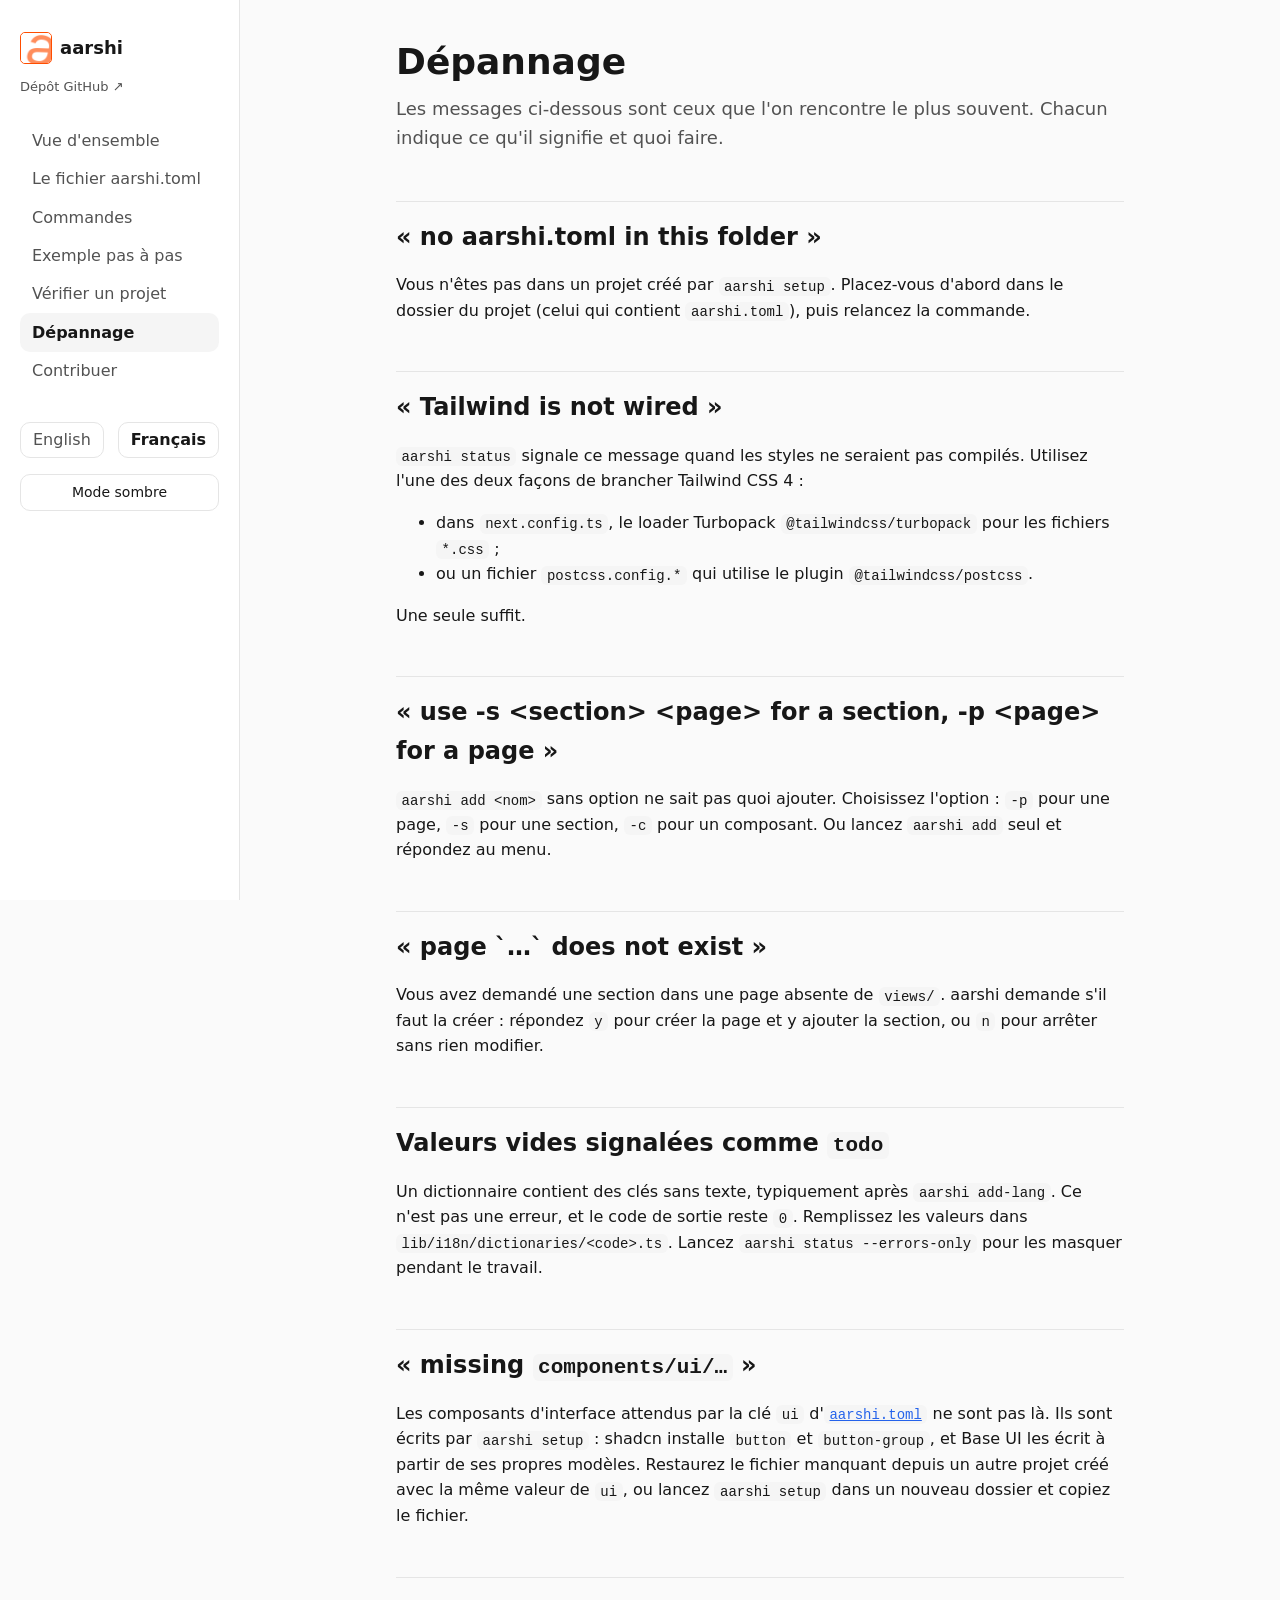
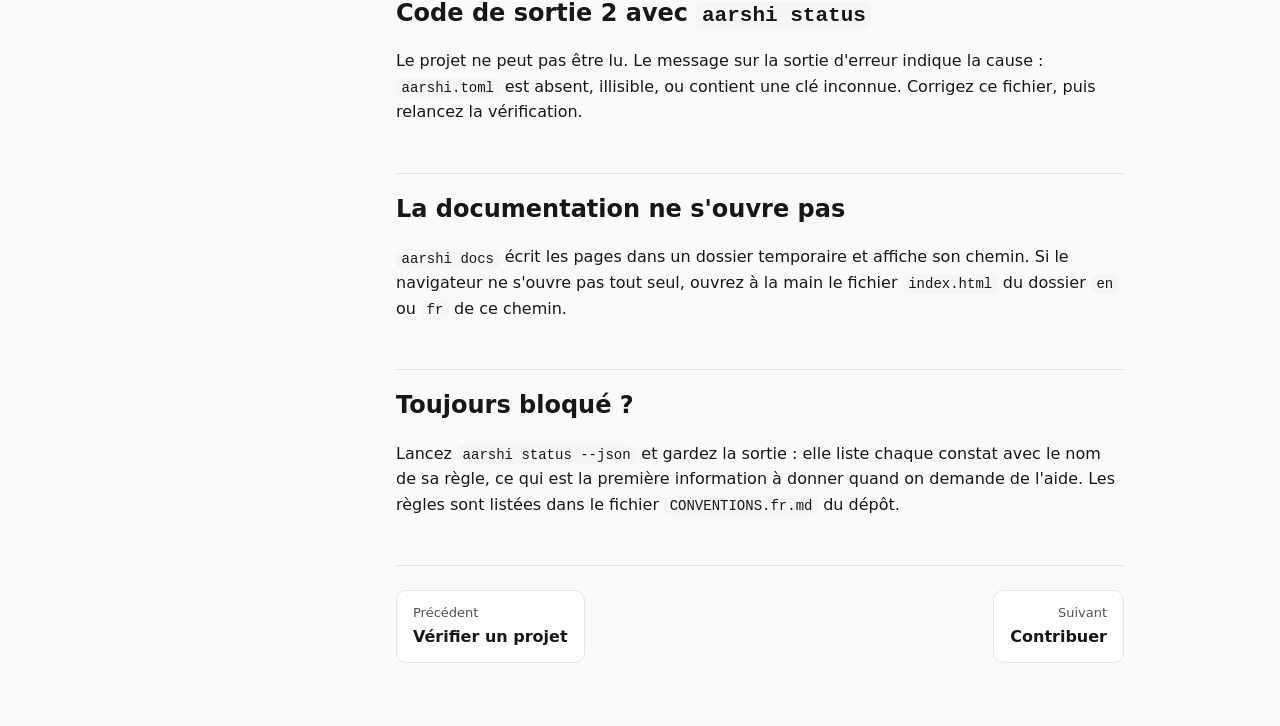
<file: fr/troubleshooting.html>
<!doctype html>
<html lang="fr">
<head>
  <meta charset="utf-8">
  <meta name="viewport" content="width=device-width, initial-scale=1">
  <title>Dépannage · aarshi</title>
  <link rel="stylesheet" href="../style.css">
  <link rel="icon" type="image/png" href="../icon.png">
  <script>
    (function () {
      document.documentElement.classList.add("js");
      var saved = localStorage.getItem("aarshi-theme");
      if (saved) document.documentElement.dataset.theme = saved;
    })();
  </script>
</head>
<body>
<header class="topbar">
  <a class="topbar-brand" href="index.html"><img src="../icon.png" alt="" width="32" height="32">aarshi</a>
  <button type="button" class="menu-toggle" id="menu-toggle" aria-expanded="false" aria-controls="sidebar" aria-label="Ouvrir le menu"><span class="menu-icon" aria-hidden="true"><span></span><span></span><span></span></span></button>
</header>
<div class="scrim" id="scrim" hidden></div>
<div class="shell">
  <aside class="side" id="sidebar">
    <div class="brand">
      <a href="https://github.com/aaimeraud/aarshi" target="_blank" rel="noopener" title="Dépôt GitHub"><img src="../icon.png" alt="" width="32" height="32">aarshi</a>
      <a class="repo" href="https://github.com/aaimeraud/aarshi" target="_blank" rel="noopener">Dépôt GitHub ↗</a>
    </div>
    <nav aria-label="Documentation">
      <ul>
        <li><a href="index.html">Vue d'ensemble</a></li>
        <li><a href="config.html">Le fichier aarshi.toml</a></li>
        <li><a href="commands.html">Commandes</a></li>
        <li><a href="workflow.html">Exemple pas à pas</a></li>
        <li><a href="status.html">Vérifier un projet</a></li>
        <li><a href="troubleshooting.html" aria-current="page">Dépannage</a></li>
        <li><a href="contributing.html">Contribuer</a></li>
      </ul>
    </nav>
    <nav class="lang" aria-label="Langue">
      <a href="../en/troubleshooting.html" hreflang="en" aria-current="false">English</a>
      <a href="../fr/troubleshooting.html" hreflang="fr" aria-current="true">Français</a>
    </nav>
    <button type="button" class="theme" id="theme" data-dark="Mode sombre" data-light="Mode clair">Mode sombre</button>
  </aside>
  <main>
<h1>Dépannage</h1>
<p class="lead">Les messages ci-dessous sont ceux que l'on rencontre le plus souvent. Chacun indique ce qu'il signifie et quoi faire.</p>

<h2>« no aarshi.toml in this folder »</h2>
<p>Vous n'êtes pas dans un projet créé par <code>aarshi setup</code>. Placez-vous d'abord dans le dossier du projet (celui qui contient <code>aarshi.toml</code>), puis relancez la commande.</p>

<h2>« Tailwind is not wired »</h2>
<p><code>aarshi status</code> signale ce message quand les styles ne seraient pas compilés. Utilisez l'une des deux façons de brancher Tailwind CSS 4 :</p>
<ul>
  <li>dans <code>next.config.ts</code>, le loader Turbopack <code>@tailwindcss/turbopack</code> pour les fichiers <code>*.css</code> ;</li>
  <li>ou un fichier <code>postcss.config.*</code> qui utilise le plugin <code>@tailwindcss/postcss</code>.</li>
</ul>
<p>Une seule suffit.</p>

<h2>« use -s &lt;section&gt; &lt;page&gt; for a section, -p &lt;page&gt; for a page »</h2>
<p><code>aarshi add &lt;nom&gt;</code> sans option ne sait pas quoi ajouter. Choisissez l'option : <code>-p</code> pour une page, <code>-s</code> pour une section, <code>-c</code> pour un composant. Ou lancez <code>aarshi add</code> seul et répondez au menu.</p>

<h2>« page `…` does not exist »</h2>
<p>Vous avez demandé une section dans une page absente de <code>views/</code>. aarshi demande s'il faut la créer : répondez <code>y</code> pour créer la page et y ajouter la section, ou <code>n</code> pour arrêter sans rien modifier.</p>

<h2>Valeurs vides signalées comme <code>todo</code></h2>
<p>Un dictionnaire contient des clés sans texte, typiquement après <code>aarshi add-lang</code>. Ce n'est pas une erreur, et le code de sortie reste <code>0</code>. Remplissez les valeurs dans <code>lib/i18n/dictionaries/&lt;code&gt;.ts</code>. Lancez <code>aarshi status --errors-only</code> pour les masquer pendant le travail.</p>

<h2>« missing <code>components/ui/…</code> »</h2>
<p>Les composants d'interface attendus par la clé <code>ui</code> d'<a href="config.html"><code>aarshi.toml</code></a> ne sont pas là. Ils sont écrits par <code>aarshi setup</code> : shadcn installe <code>button</code> et <code>button-group</code>, et Base UI les écrit à partir de ses propres modèles. Restaurez le fichier manquant depuis un autre projet créé avec la même valeur de <code>ui</code>, ou lancez <code>aarshi setup</code> dans un nouveau dossier et copiez le fichier.</p>

<h2>Code de sortie 2 avec <code>aarshi status</code></h2>
<p>Le projet ne peut pas être lu. Le message sur la sortie d'erreur indique la cause : <code>aarshi.toml</code> est absent, illisible, ou contient une clé inconnue. Corrigez ce fichier, puis relancez la vérification.</p>

<h2>La documentation ne s'ouvre pas</h2>
<p><code>aarshi docs</code> écrit les pages dans un dossier temporaire et affiche son chemin. Si le navigateur ne s'ouvre pas tout seul, ouvrez à la main le fichier <code>index.html</code> du dossier <code>en</code> ou <code>fr</code> de ce chemin.</p>

<h2>Toujours bloqué ?</h2>
<p>Lancez <code>aarshi status --json</code> et gardez la sortie : elle liste chaque constat avec le nom de sa règle, ce qui est la première information à donner quand on demande de l'aide. Les règles sont listées dans le fichier <code>CONVENTIONS.fr.md</code> du dépôt.</p>

    <nav class="pager" aria-label="Navigation entre les pages"><a class="prev" href="status.html"><span>Précédent</span>Vérifier un projet</a><a class="next" href="contributing.html"><span>Suivant</span>Contribuer</a></nav>
  </main>
</div>
<script src="../site.js"></script>
</body>
</html>
</file>
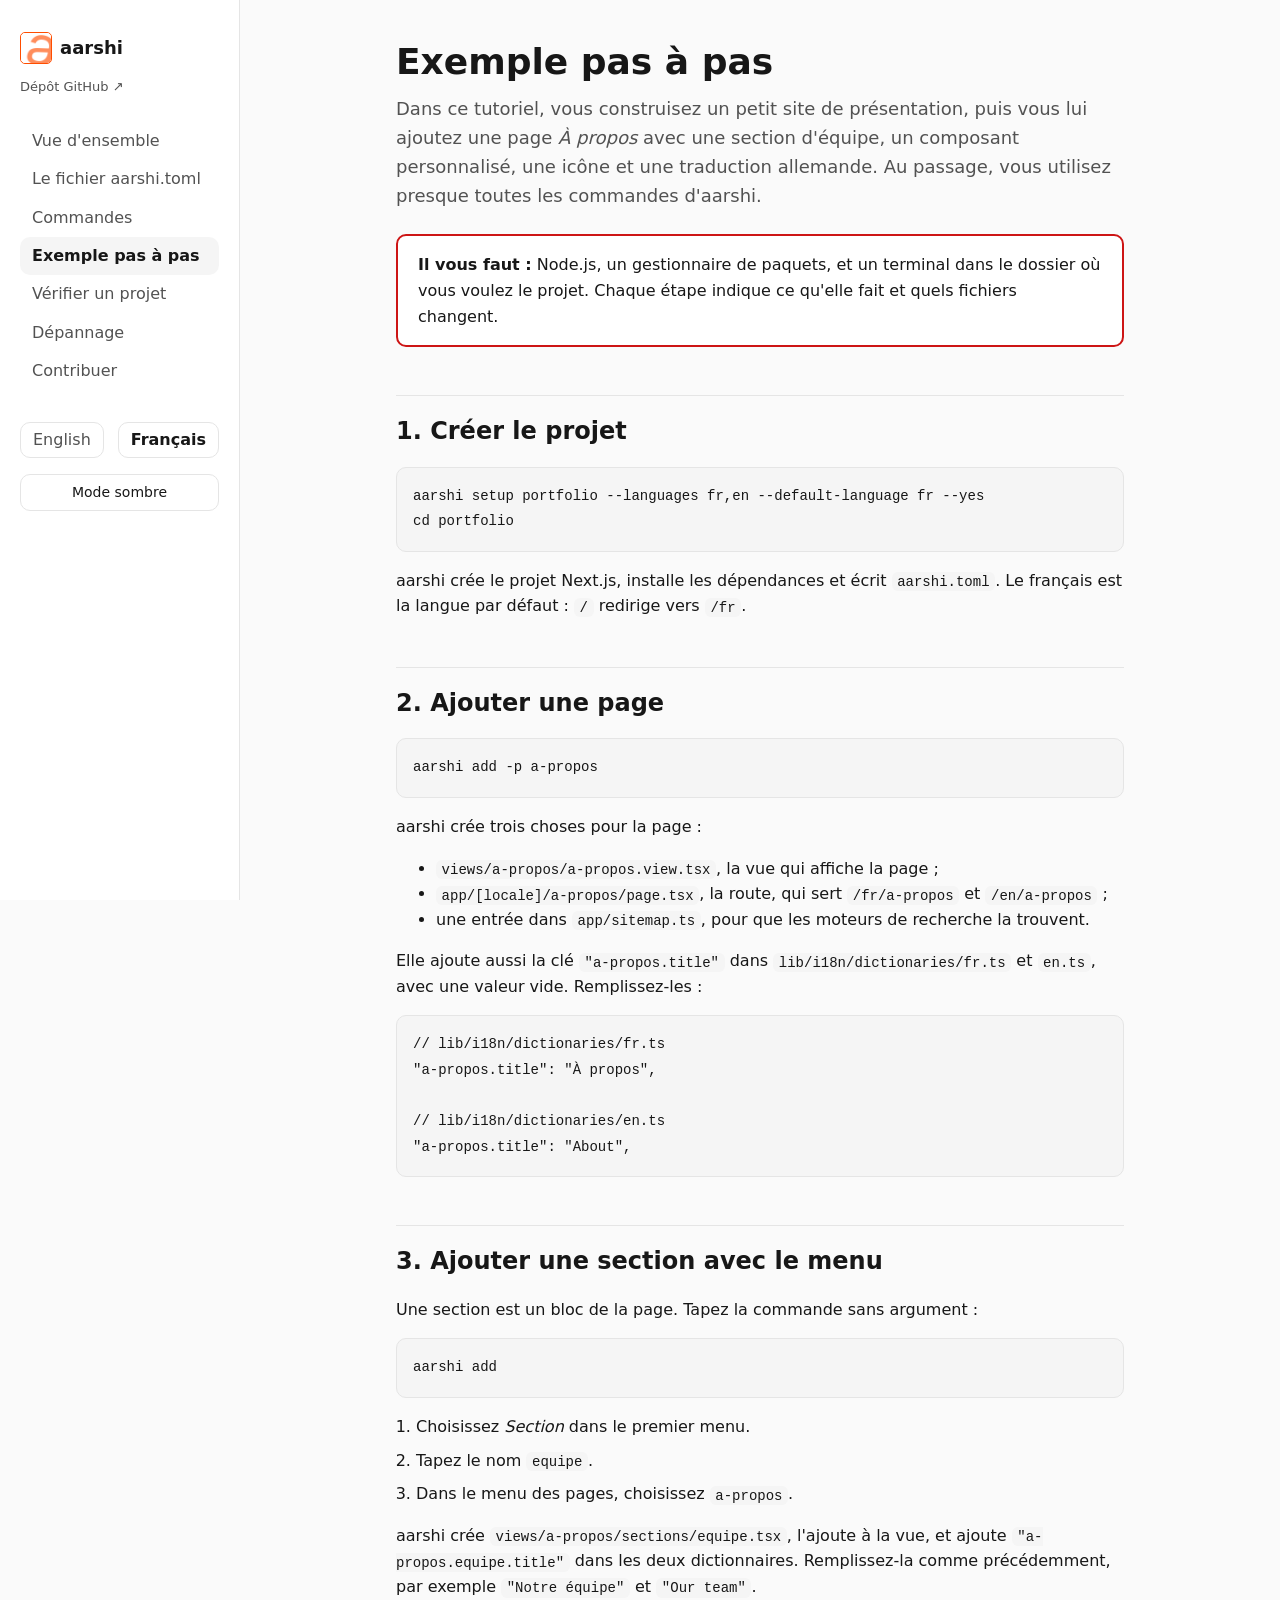
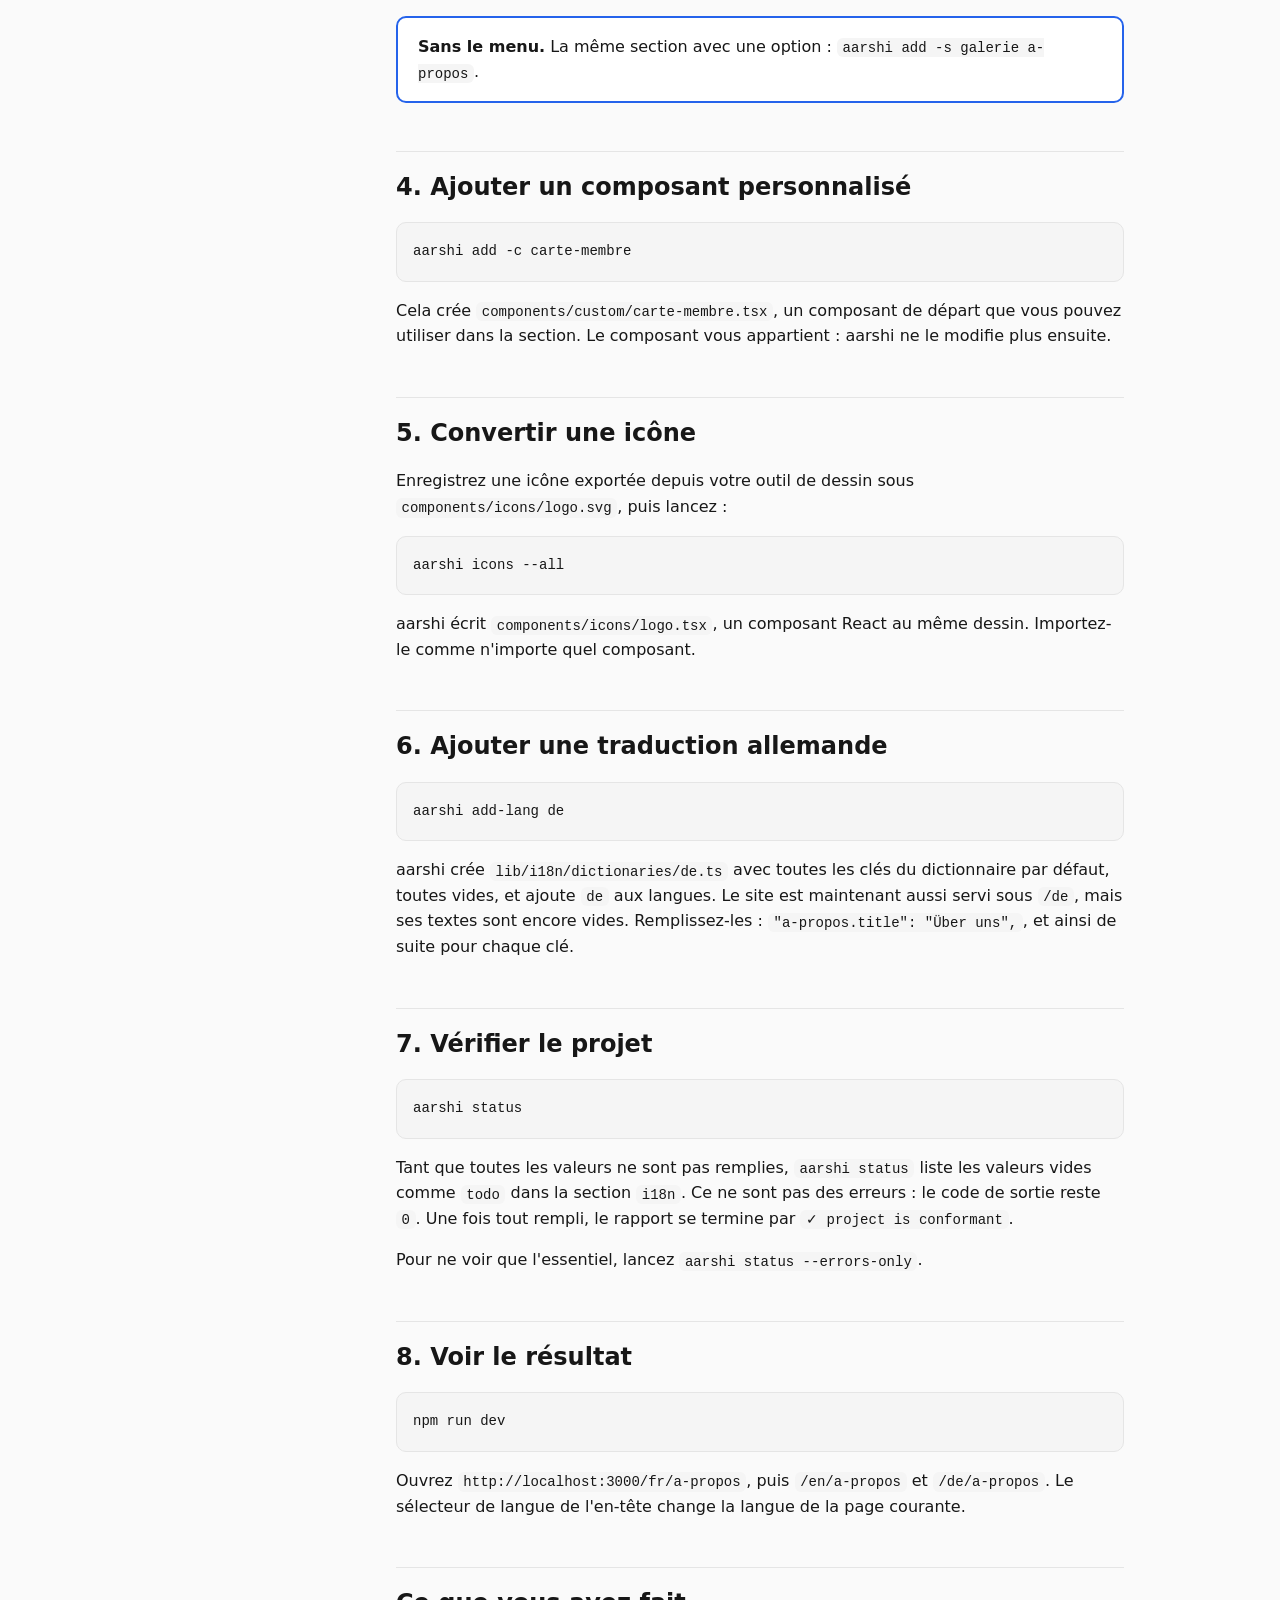
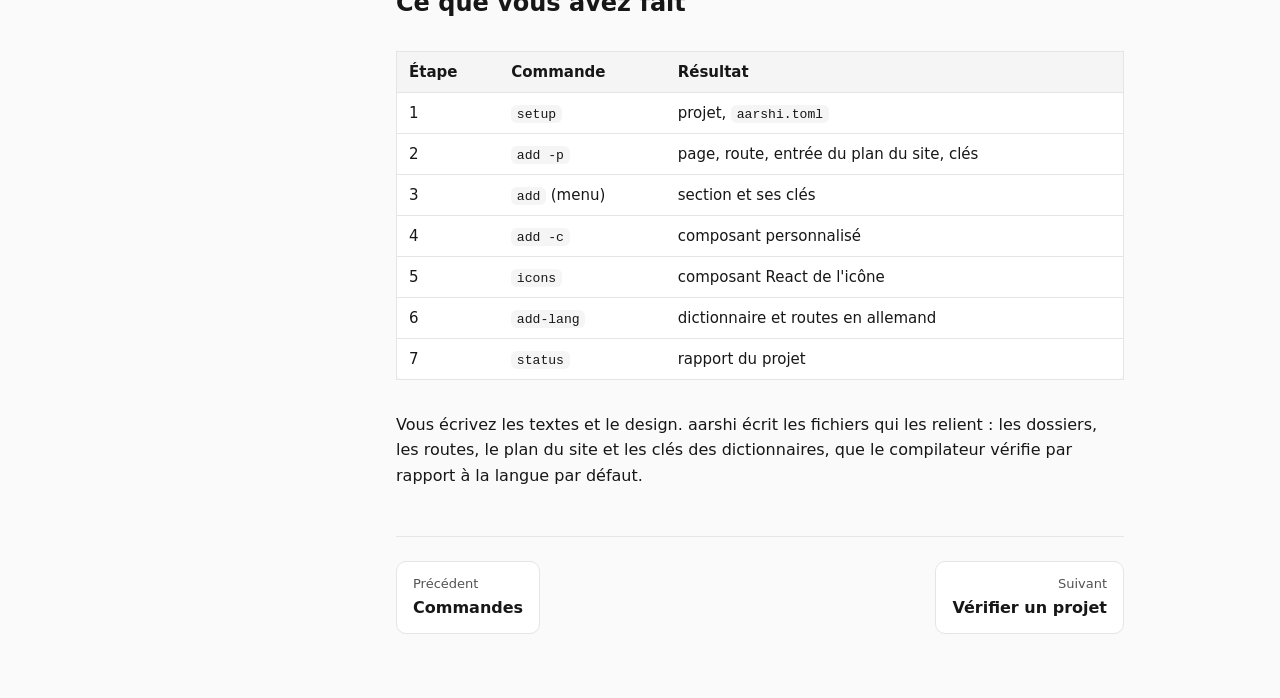
<file: fr/workflow.html>
<!doctype html>
<html lang="fr">
<head>
  <meta charset="utf-8">
  <meta name="viewport" content="width=device-width, initial-scale=1">
  <title>Exemple pas à pas · aarshi</title>
  <link rel="stylesheet" href="../style.css">
  <link rel="icon" type="image/png" href="../icon.png">
  <script>
    (function () {
      document.documentElement.classList.add("js");
      var saved = localStorage.getItem("aarshi-theme");
      if (saved) document.documentElement.dataset.theme = saved;
    })();
  </script>
</head>
<body>
<header class="topbar">
  <a class="topbar-brand" href="index.html"><img src="../icon.png" alt="" width="32" height="32">aarshi</a>
  <button type="button" class="menu-toggle" id="menu-toggle" aria-expanded="false" aria-controls="sidebar" aria-label="Ouvrir le menu"><span class="menu-icon" aria-hidden="true"><span></span><span></span><span></span></span></button>
</header>
<div class="scrim" id="scrim" hidden></div>
<div class="shell">
  <aside class="side" id="sidebar">
    <div class="brand">
      <a href="https://github.com/aaimeraud/aarshi" target="_blank" rel="noopener" title="Dépôt GitHub"><img src="../icon.png" alt="" width="32" height="32">aarshi</a>
      <a class="repo" href="https://github.com/aaimeraud/aarshi" target="_blank" rel="noopener">Dépôt GitHub ↗</a>
    </div>
    <nav aria-label="Documentation">
      <ul>
        <li><a href="index.html">Vue d'ensemble</a></li>
        <li><a href="config.html">Le fichier aarshi.toml</a></li>
        <li><a href="commands.html">Commandes</a></li>
        <li><a href="workflow.html" aria-current="page">Exemple pas à pas</a></li>
        <li><a href="status.html">Vérifier un projet</a></li>
        <li><a href="troubleshooting.html">Dépannage</a></li>
        <li><a href="contributing.html">Contribuer</a></li>
      </ul>
    </nav>
    <nav class="lang" aria-label="Langue">
      <a href="../en/workflow.html" hreflang="en" aria-current="false">English</a>
      <a href="../fr/workflow.html" hreflang="fr" aria-current="true">Français</a>
    </nav>
    <button type="button" class="theme" id="theme" data-dark="Mode sombre" data-light="Mode clair">Mode sombre</button>
  </aside>
  <main>
<h1>Exemple pas à pas</h1>
<p class="lead">Dans ce tutoriel, vous construisez un petit site de présentation, puis vous lui ajoutez une page <em>À propos</em> avec une section d'équipe, un composant personnalisé, une icône et une traduction allemande. Au passage, vous utilisez presque toutes les commandes d'aarshi.</p>

<div class="card must">
  <strong>Il vous faut :</strong> Node.js, un gestionnaire de paquets, et un terminal dans le dossier où vous voulez le projet. Chaque étape indique ce qu'elle fait et quels fichiers changent.
</div>

<h2>1. Créer le projet</h2>
<pre><code>aarshi setup portfolio --languages fr,en --default-language fr --yes
cd portfolio</code></pre>
<p>aarshi crée le projet Next.js, installe les dépendances et écrit <code>aarshi.toml</code>. Le français est la langue par défaut : <code>/</code> redirige vers <code>/fr</code>.</p>

<h2>2. Ajouter une page</h2>
<pre><code>aarshi add -p a-propos</code></pre>
<p>aarshi crée trois choses pour la page :</p>
<ul>
  <li><code>views/a-propos/a-propos.view.tsx</code>, la vue qui affiche la page ;</li>
  <li><code>app/[locale]/a-propos/page.tsx</code>, la route, qui sert <code>/fr/a-propos</code> et <code>/en/a-propos</code> ;</li>
  <li>une entrée dans <code>app/sitemap.ts</code>, pour que les moteurs de recherche la trouvent.</li>
</ul>
<p>Elle ajoute aussi la clé <code>"a-propos.title"</code> dans <code>lib/i18n/dictionaries/fr.ts</code> et <code>en.ts</code>, avec une valeur vide. Remplissez-les :</p>
<pre><code>// lib/i18n/dictionaries/fr.ts
"a-propos.title": "À propos",

// lib/i18n/dictionaries/en.ts
"a-propos.title": "About",</code></pre>

<h2>3. Ajouter une section avec le menu</h2>
<p>Une section est un bloc de la page. Tapez la commande sans argument :</p>
<pre><code>aarshi add</code></pre>
<ol class="steps">
  <li>Choisissez <em>Section</em> dans le premier menu.</li>
  <li>Tapez le nom <code>equipe</code>.</li>
  <li>Dans le menu des pages, choisissez <code>a-propos</code>.</li>
</ol>
<p>aarshi crée <code>views/a-propos/sections/equipe.tsx</code>, l'ajoute à la vue, et ajoute <code>"a-propos.equipe.title"</code> dans les deux dictionnaires. Remplissez-la comme précédemment, par exemple <code>"Notre équipe"</code> et <code>"Our team"</code>.</p>
<div class="card tip">
  <strong>Sans le menu.</strong> La même section avec une option : <code>aarshi add -s galerie a-propos</code>.
</div>

<h2>4. Ajouter un composant personnalisé</h2>
<pre><code>aarshi add -c carte-membre</code></pre>
<p>Cela crée <code>components/custom/carte-membre.tsx</code>, un composant de départ que vous pouvez utiliser dans la section. Le composant vous appartient : aarshi ne le modifie plus ensuite.</p>

<h2>5. Convertir une icône</h2>
<p>Enregistrez une icône exportée depuis votre outil de dessin sous <code>components/icons/logo.svg</code>, puis lancez :</p>
<pre><code>aarshi icons --all</code></pre>
<p>aarshi écrit <code>components/icons/logo.tsx</code>, un composant React au même dessin. Importez-le comme n'importe quel composant.</p>

<h2>6. Ajouter une traduction allemande</h2>
<pre><code>aarshi add-lang de</code></pre>
<p>aarshi crée <code>lib/i18n/dictionaries/de.ts</code> avec toutes les clés du dictionnaire par défaut, toutes vides, et ajoute <code>de</code> aux langues. Le site est maintenant aussi servi sous <code>/de</code>, mais ses textes sont encore vides. Remplissez-les : <code>"a-propos.title": "Über uns",</code>, et ainsi de suite pour chaque clé.</p>

<h2>7. Vérifier le projet</h2>
<pre><code>aarshi status</code></pre>
<p>Tant que toutes les valeurs ne sont pas remplies, <code>aarshi status</code> liste les valeurs vides comme <code>todo</code> dans la section <code>i18n</code>. Ce ne sont pas des erreurs : le code de sortie reste <code>0</code>. Une fois tout rempli, le rapport se termine par <code>✓ project is conformant</code>.</p>
<p>Pour ne voir que l'essentiel, lancez <code>aarshi status --errors-only</code>.</p>

<h2>8. Voir le résultat</h2>
<pre><code>npm run dev</code></pre>
<p>Ouvrez <code>http://localhost:3000/fr/a-propos</code>, puis <code>/en/a-propos</code> et <code>/de/a-propos</code>. Le sélecteur de langue de l'en-tête change la langue de la page courante.</p>

<h2>Ce que vous avez fait</h2>
<div class="table-wrap">
<table>
  <thead><tr><th>Étape</th><th>Commande</th><th>Résultat</th></tr></thead>
  <tbody>
    <tr><td>1</td><td><code>setup</code></td><td>projet, <code>aarshi.toml</code></td></tr>
    <tr><td>2</td><td><code>add -p</code></td><td>page, route, entrée du plan du site, clés</td></tr>
    <tr><td>3</td><td><code>add</code> (menu)</td><td>section et ses clés</td></tr>
    <tr><td>4</td><td><code>add -c</code></td><td>composant personnalisé</td></tr>
    <tr><td>5</td><td><code>icons</code></td><td>composant React de l'icône</td></tr>
    <tr><td>6</td><td><code>add-lang</code></td><td>dictionnaire et routes en allemand</td></tr>
    <tr><td>7</td><td><code>status</code></td><td>rapport du projet</td></tr>
  </tbody>
</table>
</div>
<p>Vous écrivez les textes et le design. aarshi écrit les fichiers qui les relient : les dossiers, les routes, le plan du site et les clés des dictionnaires, que le compilateur vérifie par rapport à la langue par défaut.</p>

    <nav class="pager" aria-label="Navigation entre les pages"><a class="prev" href="commands.html"><span>Précédent</span>Commandes</a><a class="next" href="status.html"><span>Suivant</span>Vérifier un projet</a></nav>
  </main>
</div>
<script src="../site.js"></script>
</body>
</html>
</file>
<file: style.css>
/* Tokens taken from ouro-t3 (app/core.css, components/custom): neutral scale,
   blue accent, 0.625rem radius. System fonts, so the pages work offline. */
:root {
  --background: #fafafada;
  --surface: #ffffff;
  --foreground: #171717;
  --muted: #525252;
  --border: #e5e5e5;
  --code: #f5f5f5;
  --accent: #2563eb;
  --must: #CD1515;
  --radius: 0.625rem;
  color-scheme: light;
}

/* Dark palette: a warm charcoal, never pure black. It follows the system
   setting unless the reader picks a theme with the button of the sidebar. */
@media (prefers-color-scheme: dark) {
  :root:not([data-theme="light"]) {
    --background: #18181b;
    --surface: #202024;
    --foreground: #e6e6e8;
    --muted: #a1a1aa;
    --border: #35353c;
    --code: #2a2a31;
    --accent: #7aa7f8;
    color-scheme: dark;
  }
}

:root[data-theme="dark"] {
  --background: #18181b;
  --surface: #202024;
  --foreground: #e6e6e8;
  --muted: #a1a1aa;
  --border: #35353c;
  --code: #2a2a31;
  --accent: #7aa7f8;
  color-scheme: dark;
}

* {
  box-sizing: border-box;
}

body {
  margin: 0;
  background: var(--background);
  color: var(--foreground);
  font-family:
    system-ui,
    -apple-system,
    "Segoe UI",
    sans-serif;
  font-size: 1rem;
  line-height: 1.6;
}

main {
  width: 100%;
  max-width: 48rem;
  min-width: 0;
  margin: 0 auto;
  padding: 2.5rem 1.25rem 4rem;
}

header.top {
  display: flex;
  justify-content: space-between;
  align-items: center;
  gap: 1rem;
  flex-wrap: wrap;
  margin-bottom: 2rem;
}

header.top .name {
  font-weight: 700;
  font-size: 1.125rem;
}

nav.lang a {
  color: var(--muted);
  text-decoration: none;
  border: 1px solid var(--border);
  border-radius: var(--radius);
  padding: 0.25rem 0.75rem;
  background: var(--surface);
}

nav.lang a[aria-current="true"] {
  color: var(--foreground);
  font-weight: 600;
}

h1 {
  font-size: 2.25rem;
  line-height: 1.2;
  margin: 0 0 0.75rem;
}

h2 {
  font-size: 1.5rem;
  margin: 3rem 0 0.75rem;
  padding-top: 1rem;
  border-top: 1px solid var(--border);
}

h3 {
  font-size: 1.125rem;
  margin: 1.5rem 0 0.5rem;
}

p.lead {
  color: var(--muted);
  font-size: 1.125rem;
  margin: 0 0 1.5rem;
}

a {
  color: var(--accent);
}

code {
  font-family: ui-monospace, SFMono-Regular, Menlo, monospace;
  font-size: 0.875em;
  background: var(--code);
  border-radius: 0.375rem;
  padding: 0.1rem 0.35rem;
}

pre {
  background: var(--code);
  border: 1px solid var(--border);
  border-radius: var(--radius);
  padding: 1rem;
  overflow-x: auto;
}

pre code {
  background: none;
  padding: 0;
}

.card {
  background: var(--surface);
  border: 1px solid var(--border);
  border-radius: var(--radius);
  padding: 1rem 1.25rem;
  margin: 1rem 0;
}

.card.tip {
  border: 2px solid var(--accent);
}

.card.must {
  border: 2px solid var(--must);
}


.table-wrap {
  overflow-x: auto;
}

table {
  width: 100%;
  border-collapse: collapse;
  background: var(--surface);
  border: 1px solid var(--border);
  border-radius: var(--radius);
  margin: 1rem 0;
  font-size: 0.9375rem;
}

th,
td {
  text-align: left;
  padding: 0.5rem 0.75rem;
  border-bottom: 1px solid var(--border);
  vertical-align: top;
}

th {
  background: var(--code);
}

ol.steps {
  padding-left: 1.25rem;
}

ol.steps > li {
  margin: 0.5rem 0;
}

dt {
  font-weight: 600;
  margin-top: 0.75rem;
}

dd {
  margin: 0.25rem 0 0 0;
  color: var(--muted);
}

footer {
  margin-top: 3rem;
  color: var(--muted);
  font-size: 0.875rem;
}

.shell {
  display: grid;
  grid-template-columns: 15rem minmax(0, 1fr);
  min-height: 100vh;
}

aside.side {
  position: sticky;
  top: 0;
  align-self: start;
  height: 100vh;
  overflow-y: auto;
  padding: 2rem 1.25rem;
  border-right: 1px solid var(--border);
  background: var(--surface);
}

aside.side .brand {
  font-weight: 700;
  font-size: 1.125rem;
  margin-bottom: 1.5rem;
}

aside.side ul {
  list-style: none;
  margin: 0;
  padding: 0;
}

aside.side li a {
  display: block;
  padding: 0.4rem 0.75rem;
  border-radius: var(--radius);
  color: var(--muted);
  text-decoration: none;
}

aside.side li a:hover {
  background: var(--code);
  color: var(--foreground);
}

aside.side li a[aria-current="page"] {
  background: var(--code);
  color: var(--foreground);
  font-weight: 600;
}

img {
  border: 1px solid #FF4D00;
  border-radius: 5px;
}

.lang {
    display: flex;
    flex-wrap: wrap;
    width: 100%;
    justify-content: space-between;
    gap: 0.5rem;
    margin-top: 2rem;
}

nav.pager {
  display: flex;
  justify-content: space-between;
  gap: 1rem;
  margin-top: 3rem;
  padding-top: 1.5rem;
  border-top: 1px solid var(--border);
}

nav.pager a {
  display: flex;
  flex-direction: column;
  max-width: 50%;
  padding: 0.75rem 1rem;
  border: 1px solid var(--border);
  border-radius: var(--radius);
  background: var(--surface);
  color: var(--foreground);
  text-decoration: none;
  font-weight: 600;
}

nav.pager a span {
  color: var(--muted);
  font-size: 0.8125rem;
  font-weight: 400;
}

nav.pager a.next {
  margin-left: auto;
  align-items: flex-end;
  text-align: right;
}

aside.side .brand a {
  display: inline-flex;
  align-items: center;
  gap: 0.5rem;
  color: inherit;
  text-decoration: none;
}

aside.side .brand img {
  width: 2rem;
  height: 2rem;
}

aside.side .brand .repo {
  display: block;
  margin-top: 0.25rem;
  color: var(--muted);
  font-size: 0.8125rem;
  font-weight: 400;
}

aside.side .brand .repo:hover {
  color: var(--foreground);
}

button.theme {
  width: 100%;
  margin-top: 1rem;
  padding: 0.4rem 0.75rem;
  border: 1px solid var(--border);
  border-radius: var(--radius);
  background: var(--surface);
  color: var(--foreground);
  font: inherit;
  font-size: 0.875rem;
  cursor: pointer;
}

button.theme:hover {
  background: var(--code);
}

/* Mobile navigation: below 800px the sidebar becomes a drawer opened by the
   hamburger button of the top bar. Without JavaScript the top bar stays hidden
   and the sidebar remains in the flow, above the page. */
:root {
  --topbar-height: 3.5rem;
}

.topbar,
.scrim {
  display: none;
}

.menu-toggle {
  display: inline-flex;
  align-items: center;
  justify-content: center;
  width: 2.5rem;
  height: 2.5rem;
  padding: 0;
  border: 1px solid var(--border);
  border-radius: var(--radius);
  background: var(--surface);
  color: var(--foreground);
  cursor: pointer;
}

.menu-toggle:hover {
  background: var(--code);
}

.menu-icon {
  position: relative;
  display: block;
  width: 1.125rem;
  height: 0.875rem;
}

.menu-icon span {
  position: absolute;
  left: 0;
  width: 100%;
  height: 2px;
  border-radius: 1px;
  background: currentColor;
  transition:
    transform 0.2s ease,
    opacity 0.2s ease;
}

.menu-icon span:nth-child(1) {
  top: 0;
}

.menu-icon span:nth-child(2) {
  top: calc(50% - 1px);
}

.menu-icon span:nth-child(3) {
  bottom: 0;
}

.menu-toggle[aria-expanded="true"] .menu-icon span:nth-child(1) {
  transform: translateY(0.375rem) rotate(45deg);
}

.menu-toggle[aria-expanded="true"] .menu-icon span:nth-child(2) {
  opacity: 0;
}

.menu-toggle[aria-expanded="true"] .menu-icon span:nth-child(3) {
  transform: translateY(-0.375rem) rotate(-45deg);
}

@media (max-width: 800px) {
  .shell {
    grid-template-columns: minmax(0, 1fr);
  }

  html.js .topbar {
    position: sticky;
    top: 0;
    z-index: 40;
    display: flex;
    align-items: center;
    justify-content: space-between;
    gap: 1rem;
    height: var(--topbar-height);
    padding: 0 1rem;
    border-bottom: 1px solid var(--border);
    background: var(--surface);
  }

  .topbar-brand {
    display: inline-flex;
    align-items: center;
    gap: 0.5rem;
    color: inherit;
    font-size: 1.125rem;
    font-weight: 700;
    text-decoration: none;
  }

  .topbar-brand img {
    width: 1.75rem;
    height: 1.75rem;
  }

  html.js .scrim {
    position: fixed;
    inset: var(--topbar-height) 0 0;
    z-index: 20;
    display: block;
    background: rgb(0 0 0 / 45%);
  }

  html.js .scrim[hidden] {
    display: none;
  }

  html.js body.menu-open {
    overflow: hidden;
  }

  html.js aside.side {
    position: fixed;
    top: var(--topbar-height);
    bottom: 0;
    left: 0;
    align-self: stretch;
    z-index: 30;
    width: min(20rem, 85vw);
    height: auto;
    padding: 1.25rem 1rem;
    border-right: 1px solid var(--border);
    border-bottom: 0;
    transform: translateX(-100%);
    transition: transform 0.25s ease;
    box-shadow: 0 0 2rem rgb(0 0 0 / 25%);
  }

  html.js aside.side.is-open {
    transform: translateX(0);
  }

  /* Fallback when JavaScript is unavailable: keep the old stacked layout. */
  html:not(.js) aside.side {
    position: static;
    height: auto;
    border-right: 0;
    border-bottom: 1px solid var(--border);
  }
}

@media (prefers-reduced-motion: reduce) {
  .menu-icon span,
  html.js aside.side {
    transition: none;
  }
}
</file>
